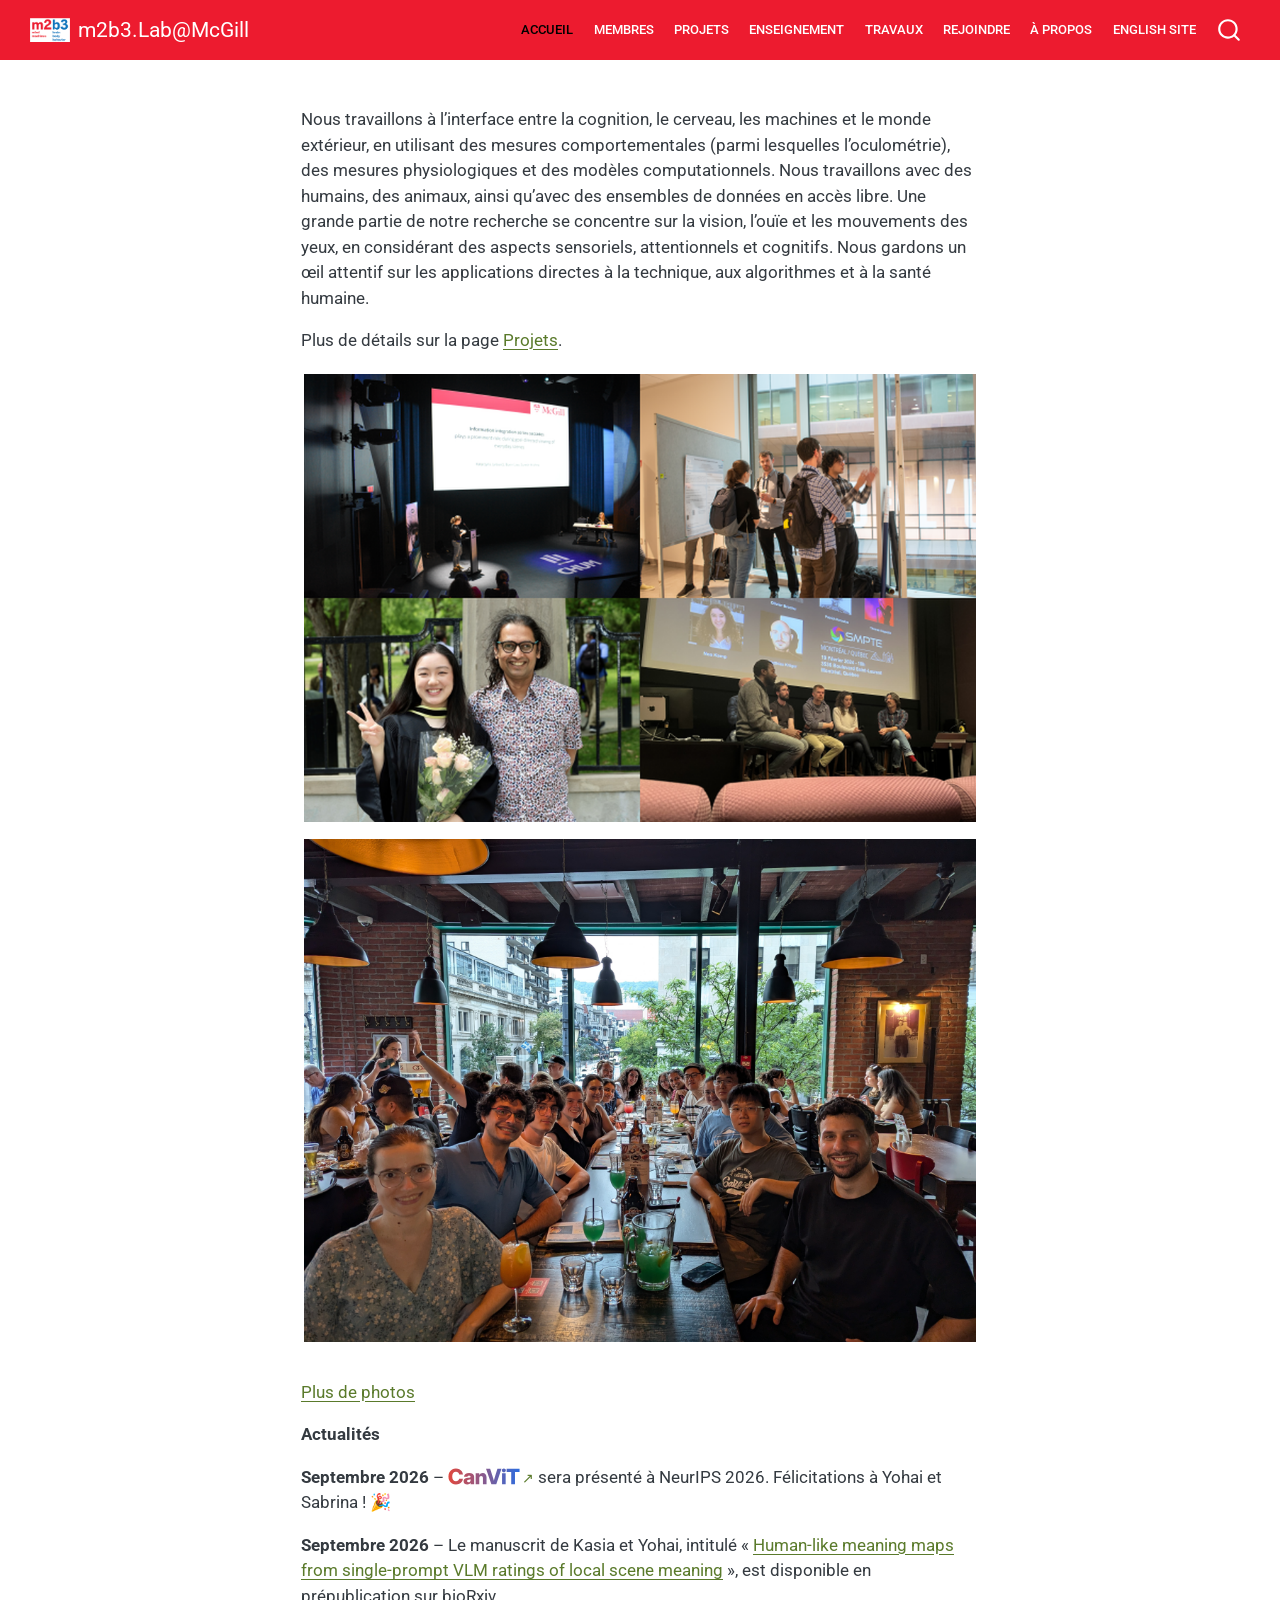
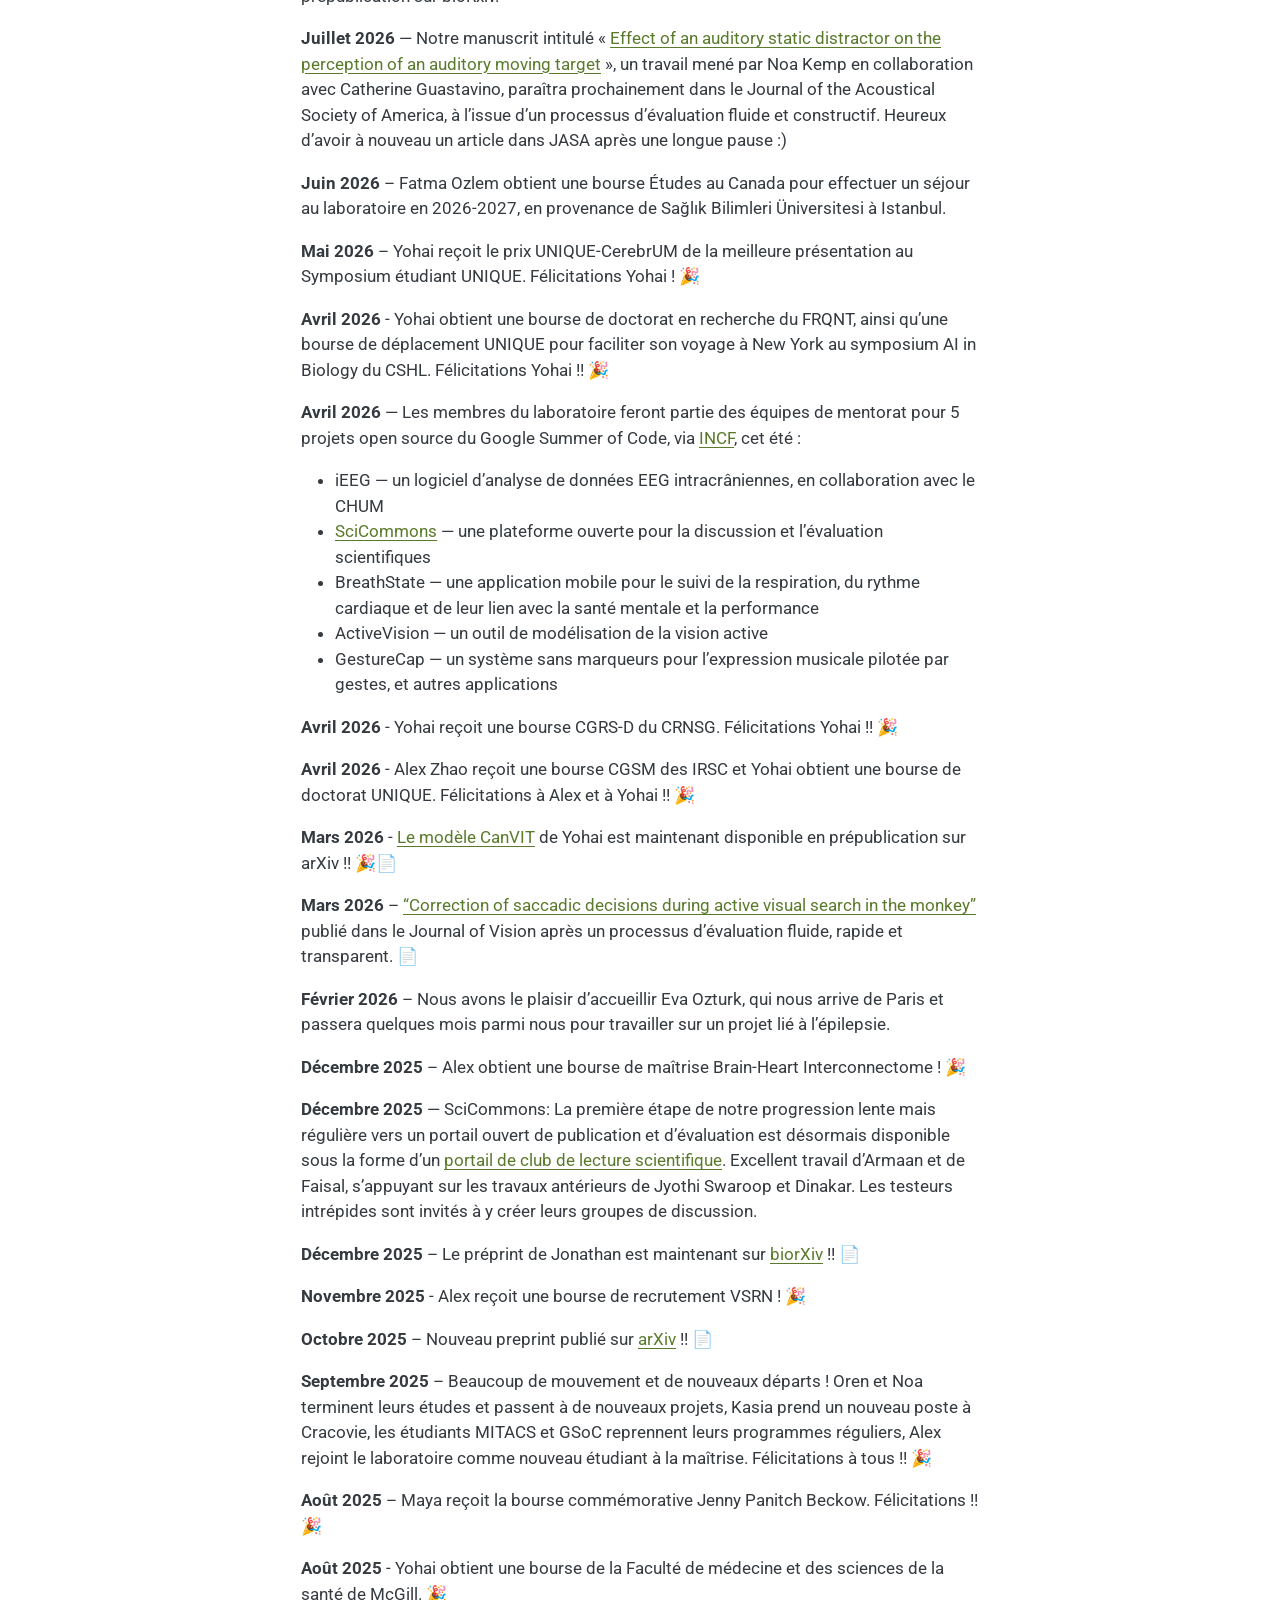
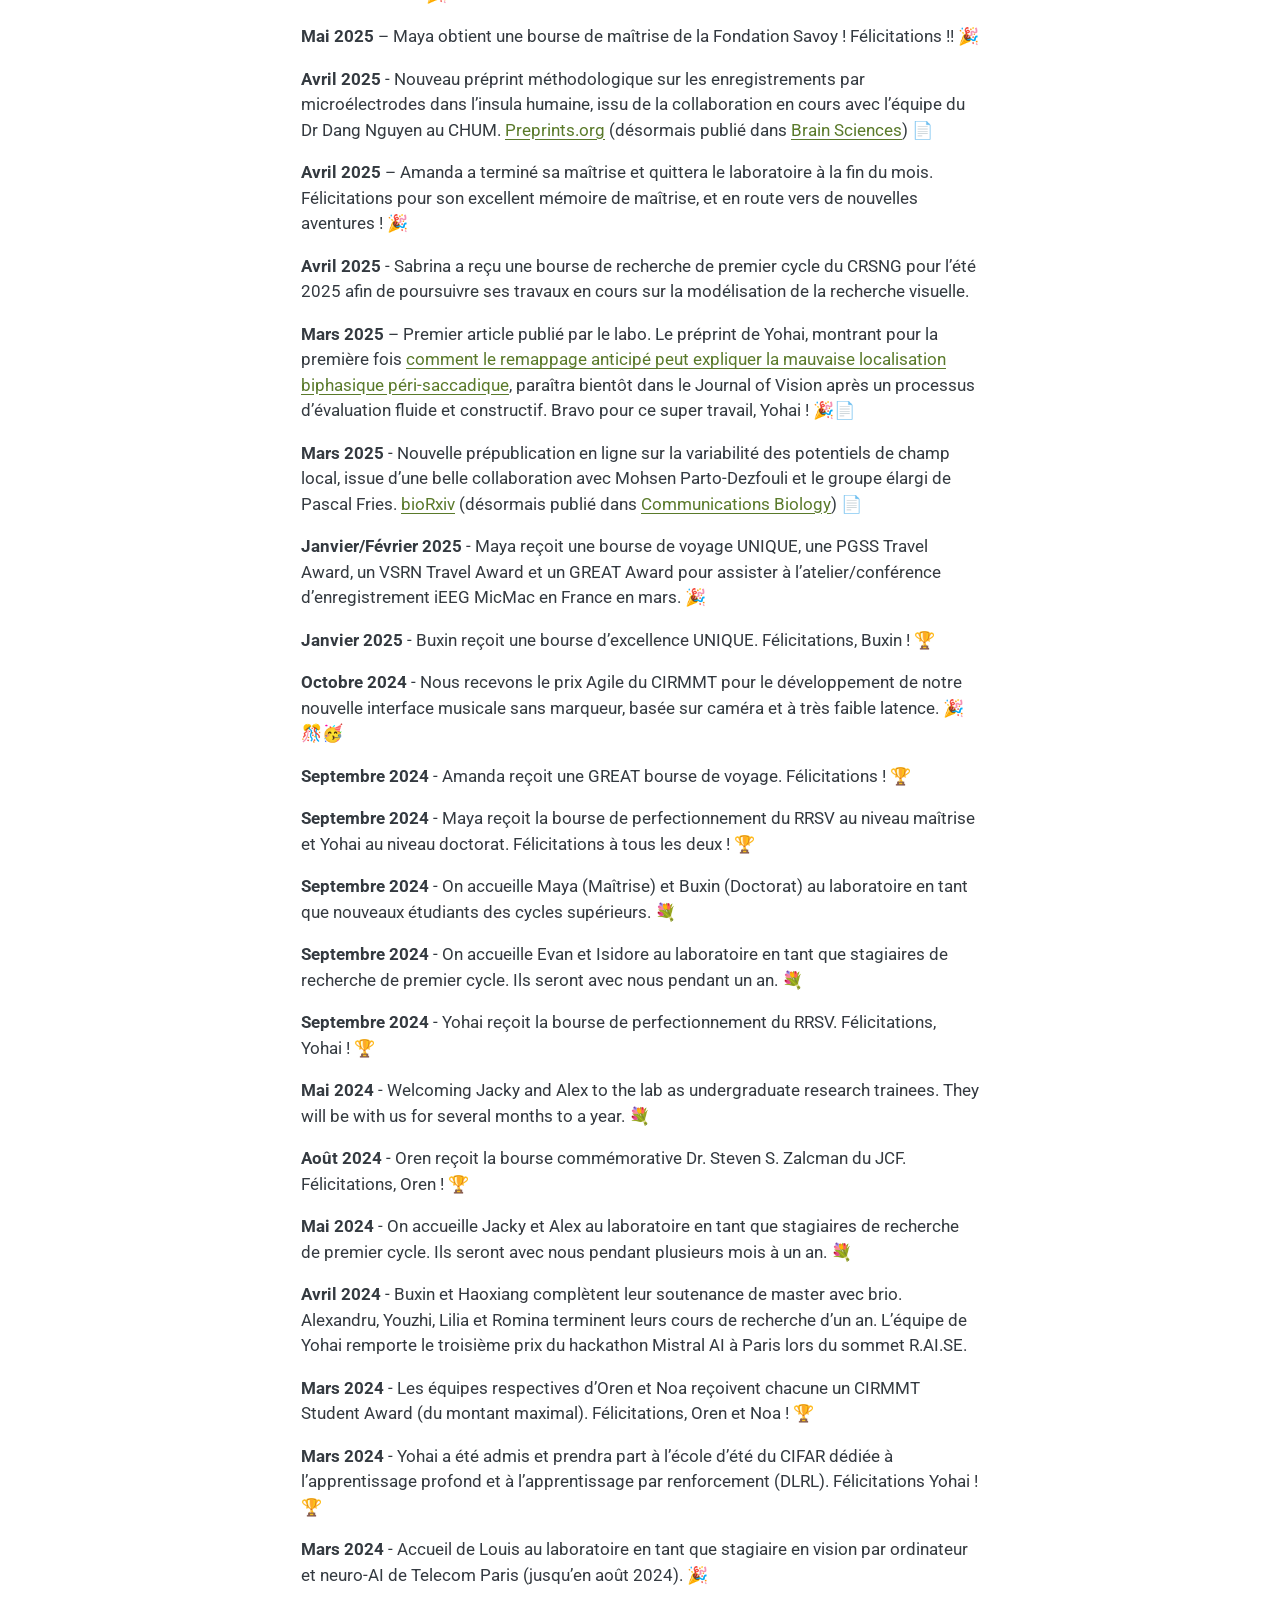
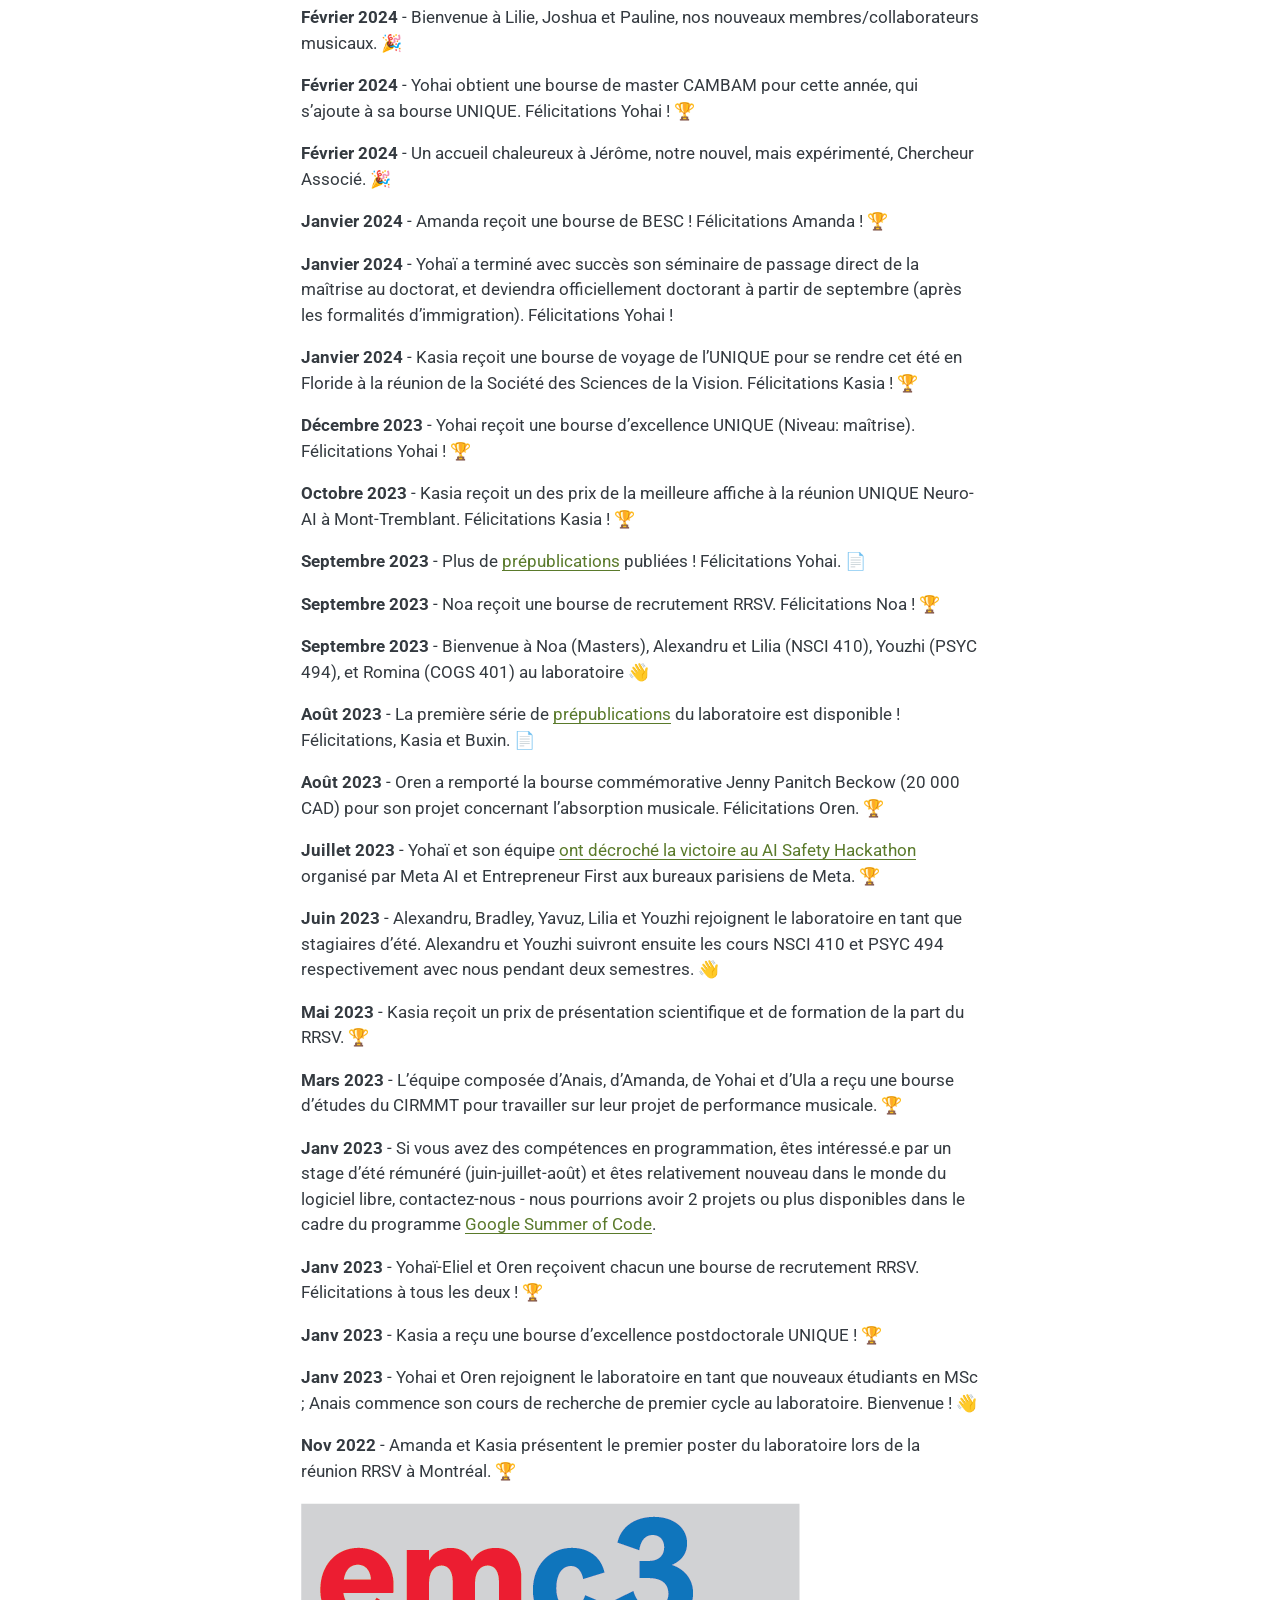
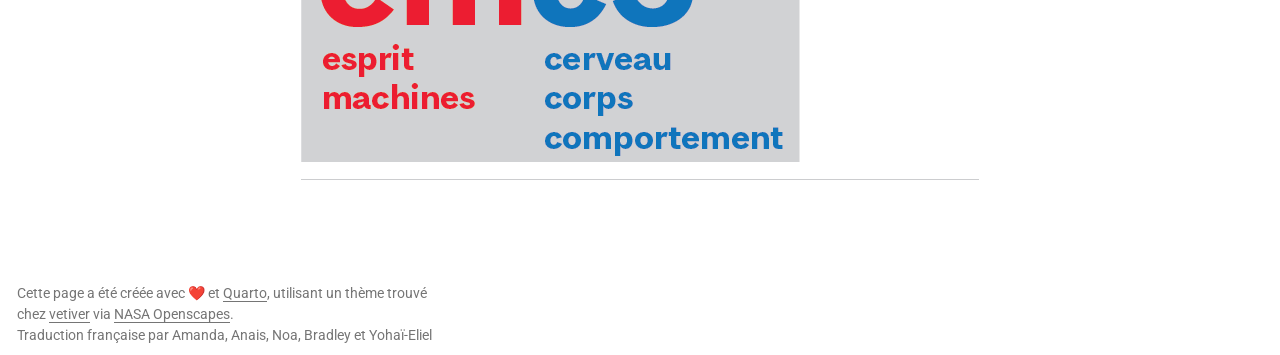
<file: docs/index.html>
<!DOCTYPE html>
<html xmlns="http://www.w3.org/1999/xhtml" lang="fr" xml:lang="fr"><head>

<meta charset="utf-8">
<meta name="generator" content="quarto-1.8.27">

<meta name="viewport" content="width=device-width, initial-scale=1.0, user-scalable=yes">


<title>m2b3.Lab@McGill</title>
<style>
code{white-space: pre-wrap;}
span.smallcaps{font-variant: small-caps;}
div.columns{display: flex; gap: min(4vw, 1.5em);}
div.column{flex: auto; overflow-x: auto;}
div.hanging-indent{margin-left: 1.5em; text-indent: -1.5em;}
ul.task-list{list-style: none;}
ul.task-list li input[type="checkbox"] {
  width: 0.8em;
  margin: 0 0.8em 0.2em -1em; /* quarto-specific, see https://github.com/quarto-dev/quarto-cli/issues/4556 */ 
  vertical-align: middle;
}
</style>


<script src="site_libs/quarto-nav/quarto-nav.js"></script>
<script src="site_libs/quarto-nav/headroom.min.js"></script>
<script src="site_libs/clipboard/clipboard.min.js"></script>
<script src="site_libs/quarto-search/autocomplete.umd.js"></script>
<script src="site_libs/quarto-search/fuse.min.js"></script>
<script src="site_libs/quarto-search/quarto-search.js"></script>
<meta name="quarto:offset" content="./">
<link href="./images/m2b3sq_favicon.png" rel="icon" type="image/png">
<script src="site_libs/quarto-html/quarto.js" type="module"></script>
<script src="site_libs/quarto-html/tabsets/tabsets.js" type="module"></script>
<script src="site_libs/quarto-html/axe/axe-check.js" type="module"></script>
<script src="site_libs/quarto-html/popper.min.js"></script>
<script src="site_libs/quarto-html/tippy.umd.min.js"></script>
<script src="site_libs/quarto-html/anchor.min.js"></script>
<link href="site_libs/quarto-html/tippy.css" rel="stylesheet">
<link href="site_libs/quarto-html/quarto-syntax-highlighting-ed96de9b727972fe78a7b5d16c58bf87.css" rel="stylesheet" id="quarto-text-highlighting-styles">
<script src="site_libs/bootstrap/bootstrap.min.js"></script>
<link href="site_libs/bootstrap/bootstrap-icons.css" rel="stylesheet">
<link href="site_libs/bootstrap/bootstrap-b197fa680512e054cc4f9c16efbc6578.min.css" rel="stylesheet" append-hash="true" id="quarto-bootstrap" data-mode="light">
<script id="quarto-search-options" type="application/json">{
  "location": "navbar",
  "copy-button": false,
  "collapse-after": 3,
  "panel-placement": "end",
  "type": "overlay",
  "limit": 50,
  "keyboard-shortcut": [
    "f",
    "/",
    "s"
  ],
  "show-item-context": false,
  "language": {
    "search-no-results-text": "Pas de résultats",
    "search-matching-documents-text": "documents trouvés",
    "search-copy-link-title": "Copier le lien vers la recherche",
    "search-hide-matches-text": "Cacher les correspondances additionnelles",
    "search-more-match-text": "correspondance de plus dans ce document",
    "search-more-matches-text": "correspondances de plus dans ce document",
    "search-clear-button-title": "Effacer",
    "search-text-placeholder": "",
    "search-detached-cancel-button-title": "Annuler",
    "search-submit-button-title": "Envoyer",
    "search-label": "Recherche"
  }
}</script>


<link rel="stylesheet" href="styles.css">
</head>

<body class="floating nav-fixed quarto-light">

<div id="quarto-search-results"></div>
  <header id="quarto-header" class="headroom fixed-top">
    <nav class="navbar navbar-expand-lg " data-bs-theme="dark">
      <div class="navbar-container container-fluid">
      <div class="navbar-brand-container mx-auto">
    <a href="./index.html" class="navbar-brand navbar-brand-logo">
    <img src="./images/m2b3_white.png" alt="Lab logo" class="navbar-logo light-content">
    <img src="./images/m2b3_white.png" alt="Lab logo" class="navbar-logo dark-content">
    </a>
    <a class="navbar-brand" href="./index.html">
    <span class="navbar-title">m2b3.Lab@McGill</span>
    </a>
  </div>
            <div id="quarto-search" class="" title="Recherche"></div>
          <button class="navbar-toggler" type="button" data-bs-toggle="collapse" data-bs-target="#navbarCollapse" aria-controls="navbarCollapse" role="menu" aria-expanded="false" aria-label="Basculer la navigation" onclick="if (window.quartoToggleHeadroom) { window.quartoToggleHeadroom(); }">
  <span class="navbar-toggler-icon"></span>
</button>
          <div class="collapse navbar-collapse" id="navbarCollapse">
            <ul class="navbar-nav navbar-nav-scroll ms-auto">
  <li class="nav-item">
    <a class="nav-link active" href="./index.html" aria-current="page"> 
<span class="menu-text">Accueil</span></a>
  </li>  
  <li class="nav-item">
    <a class="nav-link" href="./members.html"> 
<span class="menu-text">Membres</span></a>
  </li>  
  <li class="nav-item">
    <a class="nav-link" href="./projects.html"> 
<span class="menu-text">Projets</span></a>
  </li>  
  <li class="nav-item">
    <a class="nav-link" href="./teaching.html"> 
<span class="menu-text">Enseignement</span></a>
  </li>  
  <li class="nav-item">
    <a class="nav-link" href="./output.html"> 
<span class="menu-text">Travaux</span></a>
  </li>  
  <li class="nav-item">
    <a class="nav-link" href="./join.html"> 
<span class="menu-text">Rejoindre</span></a>
  </li>  
  <li class="nav-item">
    <a class="nav-link" href="./locate.html"> 
<span class="menu-text">À propos</span></a>
  </li>  
  <li class="nav-item">
    <a class="nav-link" href="https://m2b3.github.io"> 
<span class="menu-text">English site</span></a>
  </li>  
</ul>
          </div> <!-- /navcollapse -->
            <div class="quarto-navbar-tools">
</div>
      </div> <!-- /container-fluid -->
    </nav>
</header>
<!-- content -->
<div id="quarto-content" class="quarto-container page-columns page-rows-contents page-layout-article page-navbar">
<!-- sidebar -->
  <nav id="quarto-sidebar" class="sidebar collapse collapse-horizontal quarto-sidebar-collapse-item sidebar-navigation floating overflow-auto">
    
</nav>
<div id="quarto-sidebar-glass" class="quarto-sidebar-collapse-item" data-bs-toggle="collapse" data-bs-target=".quarto-sidebar-collapse-item"></div>
<!-- margin-sidebar -->
    <div id="quarto-margin-sidebar" class="sidebar margin-sidebar zindex-bottom">
    </div>
<!-- main -->
<main class="content" id="quarto-document-content"><header id="title-block-header" class="quarto-title-block"></header>




<p>Nous travaillons à l’interface entre la cognition, le cerveau, les machines et le monde extérieur, en utilisant des mesures comportementales (parmi lesquelles l’oculométrie), des mesures physiologiques et des modèles computationnels. Nous travaillons avec des humains, des animaux, ainsi qu’avec des ensembles de données en accès libre. Une grande partie de notre recherche se concentre sur la vision, l’ouïe et les mouvements des yeux, en considérant des aspects sensoriels, attentionnels et cognitifs. Nous gardons un œil attentif sur les applications directes à la technique, aux algorithmes et à la santé humaine.</p>
<p>Plus de détails sur la page <a href="./projects.html">Projets</a>.</p>
<div class="quarto-layout-panel" data-layout-nrow="2">
<div class="quarto-layout-row">
<div class="quarto-layout-cell" style="flex-basis: 100.0%;justify-content: flex-start;">
<p><a href="./members.html"><img src="images/pres1234b.png" class="img-fluid quarto-figure quarto-figure-left" alt="Lab Photo"></a> <a href="./members.html"><img src="images/3brassAug2024.png" class="img-fluid quarto-figure quarto-figure-left" alt="Lab Photo"></a></p>
</div>
</div>
</div>
<p><a href="https://m2b3.github.io/members.html#us">Plus de photos</a></p>
<!-- to make a contact sheet, set boundaries in irfanview thumbnails -->
<p><strong>Actualités</strong></p>
<p><strong>Septembre 2026</strong> – <a href="https://m2b3.github.io/CanViT/" class="canvit-logo-link" title="Page du projet CanViT"><img src="images/canvit-wordmark.svg" class="img-fluid" style="display: inline; height: 1em; width: auto; vertical-align: -0.1em;" alt="CanViT"></a><a href="https://m2b3.github.io/CanViT/" class="canvit-cue" aria-label="Page du projet CanViT" title="Page du projet CanViT">↗</a> sera présenté à NeurIPS 2026. Félicitations à Yohai et Sabrina ! 🎉</p>
<p><strong>Septembre 2026</strong> – Le manuscrit de Kasia et Yohai, intitulé « <a href="https://www.biorxiv.org/content/10.64898/2026.08.30.748100v1">Human-like meaning maps from single-prompt VLM ratings of local scene meaning</a> », est disponible en prépublication sur bioRxiv.</p>
<p><strong>Juillet 2026</strong> — Notre manuscrit intitulé « <a href="https://arxiv.org/abs/2510.25119">Effect of an auditory static distractor on the perception of an auditory moving target</a> », un travail mené par Noa Kemp en collaboration avec Catherine Guastavino, paraîtra prochainement dans le Journal of the Acoustical Society of America, à l’issue d’un processus d’évaluation fluide et constructif. Heureux d’avoir à nouveau un article dans JASA après une longue pause :)</p>
<p><strong>Juin 2026</strong> – Fatma Ozlem obtient une bourse Études au Canada pour effectuer un séjour au laboratoire en 2026-2027, en provenance de Sağlık Bilimleri Üniversitesi à Istanbul.</p>
<p><strong>Mai 2026</strong> – Yohai reçoit le prix UNIQUE-CerebrUM de la meilleure présentation au Symposium étudiant UNIQUE. Félicitations Yohai ! 🎉</p>
<p><strong>Avril 2026</strong> - Yohai obtient une bourse de doctorat en recherche du FRQNT, ainsi qu’une bourse de déplacement UNIQUE pour faciliter son voyage à New York au symposium AI in Biology du CSHL. Félicitations Yohai !! 🎉</p>
<p><strong>Avril 2026</strong> — Les membres du laboratoire feront partie des équipes de mentorat pour 5 projets open source du Google Summer of Code, via <a href="https://www.incf.org/">INCF</a>, cet été :</p>
<ul>
<li>iEEG — un logiciel d’analyse de données EEG intracrâniennes, en collaboration avec le CHUM</li>
<li><a href="https://alphatest.scicommons.org">SciCommons</a> — une plateforme ouverte pour la discussion et l’évaluation scientifiques</li>
<li>BreathState — une application mobile pour le suivi de la respiration, du rythme cardiaque et de leur lien avec la santé mentale et la performance</li>
<li>ActiveVision — un outil de modélisation de la vision active</li>
<li>GestureCap — un système sans marqueurs pour l’expression musicale pilotée par gestes, et autres applications</li>
</ul>
<p><strong>Avril 2026</strong> - Yohai reçoit une bourse CGRS-D du CRNSG. Félicitations Yohai !! 🎉</p>
<p><strong>Avril 2026</strong> - Alex Zhao reçoit une bourse CGSM des IRSC et Yohai obtient une bourse de doctorat UNIQUE. Félicitations à Alex et à Yohai !! 🎉</p>
<p><strong>Mars 2026</strong> - <a href="https://arxiv.org/abs/2603.22570">Le modèle CanVIT</a> de Yohai est maintenant disponible en prépublication sur arXiv !! 🎉📄</p>
<p><strong>Mars 2026</strong> – <a href="https://jov.arvojournals.org/article.aspx?articleid=2811630">“Correction of saccadic decisions during active visual search in the monkey”</a> publié dans le Journal of Vision après un processus d’évaluation fluide, rapide et transparent. 📄</p>
<p><strong>Février 2026</strong> – Nous avons le plaisir d’accueillir Eva Ozturk, qui nous arrive de Paris et passera quelques mois parmi nous pour travailler sur un projet lié à l’épilepsie.</p>
<p><strong>Décembre 2025</strong> – Alex obtient une bourse de maîtrise Brain-Heart Interconnectome ! 🎉</p>
<p><strong>Décembre 2025</strong> — SciCommons: La première étape de notre progression lente mais régulière vers un portail ouvert de publication et d’évaluation est désormais disponible sous la forme d’un <a href="https://alphatest.scicommons.org">portail de club de lecture scientifique</a>. Excellent travail d’Armaan et de Faisal, s’appuyant sur les travaux antérieurs de Jyothi Swaroop et Dinakar. Les testeurs intrépides sont invités à y créer leurs groupes de discussion.</p>
<p><strong>Décembre 2025</strong> – Le préprint de Jonathan est maintenant sur <a href="https://www.biorxiv.org/content/10.1101/2025.11.26.690332v1">biorXiv</a> !! 📄</p>
<p><strong>Novembre 2025</strong> - Alex reçoit une bourse de recrutement VSRN ! 🎉</p>
<p><strong>Octobre 2025</strong> – Nouveau preprint publié sur <a href="https://arxiv.org/abs/2510.25119">arXiv</a> !! 📄</p>
<p><strong>Septembre 2025</strong> – Beaucoup de mouvement et de nouveaux départs ! Oren et Noa terminent leurs études et passent à de nouveaux projets, Kasia prend un nouveau poste à Cracovie, les étudiants MITACS et GSoC reprennent leurs programmes réguliers, Alex rejoint le laboratoire comme nouveau étudiant à la maîtrise. Félicitations à tous !! 🎉</p>
<p><strong>Août 2025</strong> – Maya reçoit la bourse commémorative Jenny Panitch Beckow. Félicitations !! 🎉</p>
<p><strong>Août 2025</strong> - Yohai obtient une bourse de la Faculté de médecine et des sciences de la santé de McGill. 🎉</p>
<p><strong>Mai 2025</strong> – Maya obtient une bourse de maîtrise de la Fondation Savoy ! Félicitations !! 🎉</p>
<p><strong>Avril 2025</strong> - Nouveau préprint méthodologique sur les enregistrements par microélectrodes dans l’insula humaine, issu de la collaboration en cours avec l’équipe du Dr Dang Nguyen au CHUM. <a href="https://www.preprints.org/manuscript/202504.1279/v1">Preprints.org</a> (désormais publié dans <a href="https://www.mdpi.com/2076-3425/15/6/550">Brain Sciences</a>) 📄</p>
<p><strong>Avril 2025</strong> – Amanda a terminé sa maîtrise et quittera le laboratoire à la fin du mois. Félicitations pour son excellent mémoire de maîtrise, et en route vers de nouvelles aventures ! 🎉</p>
<p><strong>Avril 2025</strong> - Sabrina a reçu une bourse de recherche de premier cycle du CRSNG pour l’été 2025 afin de poursuivre ses travaux en cours sur la modélisation de la recherche visuelle.</p>
<p><strong>Mars 2025</strong> – Premier article publié par le labo. Le préprint de Yohai, montrant pour la première fois <a href="https://doi.org/10.1167/jov.25.7.4">comment le remappage anticipé peut expliquer la mauvaise localisation biphasique péri-saccadique</a>, paraîtra bientôt dans le Journal of Vision après un processus d’évaluation fluide et constructif. Bravo pour ce super travail, Yohai ! 🎉📄</p>
<p><strong>Mars 2025</strong> - Nouvelle prépublication en ligne sur la variabilité des potentiels de champ local, issue d’une belle collaboration avec Mohsen Parto-Dezfouli et le groupe élargi de Pascal Fries. <a href="https://www.biorxiv.org/content/10.1101/2025.03.27.645661v1">bioRxiv</a> (désormais publié dans <a href="https://www.nature.com/articles/s42003-026-10881-x">Communications Biology</a>) 📄</p>
<p><strong>Janvier/Février 2025</strong> - Maya reçoit une bourse de voyage UNIQUE, une PGSS Travel Award, un VSRN Travel Award et un GREAT Award pour assister à l’atelier/conférence d’enregistrement iEEG MicMac en France en mars. 🎉</p>
<p><strong>Janvier 2025</strong> - Buxin reçoit une bourse d’excellence UNIQUE. Félicitations, Buxin ! 🏆</p>
<p><strong>Octobre 2024</strong> - Nous recevons le prix Agile du CIRMMT pour le développement de notre nouvelle interface musicale sans marqueur, basée sur caméra et à très faible latence. 🎉🎊🥳</p>
<p><strong>Septembre 2024</strong> - Amanda reçoit une GREAT bourse de voyage. Félicitations ! 🏆</p>
<p><strong>Septembre 2024</strong> - Maya reçoit la bourse de perfectionnement du RRSV au niveau maîtrise et Yohai au niveau doctorat. Félicitations à tous les deux ! 🏆</p>
<p><strong>Septembre 2024</strong> - On accueille Maya (Maîtrise) et Buxin (Doctorat) au laboratoire en tant que nouveaux étudiants des cycles supérieurs. 💐</p>
<p><strong>Septembre 2024</strong> - On accueille Evan et Isidore au laboratoire en tant que stagiaires de recherche de premier cycle. Ils seront avec nous pendant un an. 💐</p>
<p><strong>Septembre 2024</strong> - Yohai reçoit la bourse de perfectionnement du RRSV. Félicitations, Yohai ! 🏆</p>
<p><strong>Mai 2024</strong> - Welcoming Jacky and Alex to the lab as undergraduate research trainees. They will be with us for several months to a year. 💐</p>
<p><strong>Août 2024</strong> - Oren reçoit la bourse commémorative Dr.&nbsp;Steven S. Zalcman du JCF. Félicitations, Oren ! 🏆</p>
<p><strong>Mai 2024</strong> - On accueille Jacky et Alex au laboratoire en tant que stagiaires de recherche de premier cycle. Ils seront avec nous pendant plusieurs mois à un an. 💐</p>
<p><strong>Avril 2024</strong> - Buxin et Haoxiang complètent leur soutenance de master avec brio. Alexandru, Youzhi, Lilia et Romina terminent leurs cours de recherche d’un an. L’équipe de Yohai remporte le troisième prix du hackathon Mistral AI à Paris lors du sommet R.AI.SE.</p>
<p><strong>Mars 2024</strong> - Les équipes respectives d’Oren et Noa reçoivent chacune un CIRMMT Student Award (du montant maximal). Félicitations, Oren et Noa ! 🏆</p>
<p><strong>Mars 2024</strong> - Yohai a été admis et prendra part à l’école d’été du CIFAR dédiée à l’apprentissage profond et à l’apprentissage par renforcement (DLRL). Félicitations Yohai ! 🏆</p>
<p><strong>Mars 2024</strong> - Accueil de Louis au laboratoire en tant que stagiaire en vision par ordinateur et neuro-AI de Telecom Paris (jusqu’en août 2024). <span class="emoji" data-emoji="tada">🎉</span></p>
<p><strong>Février 2024</strong> - Bienvenue à Lilie, Joshua et Pauline, nos nouveaux membres/collaborateurs musicaux. <span class="emoji" data-emoji="tada">🎉</span></p>
<p><strong>Février 2024</strong> - Yohai obtient une bourse de master CAMBAM pour cette année, qui s’ajoute à sa bourse UNIQUE. Félicitations Yohai ! 🏆</p>
<p><strong>Février 2024</strong> - Un accueil chaleureux à Jérôme, notre nouvel, mais expérimenté, Chercheur Associé. <span class="emoji" data-emoji="tada">🎉</span></p>
<p><strong>Janvier 2024</strong> - Amanda reçoit une bourse de BESC ! Félicitations Amanda ! 🏆</p>
<p><strong>Janvier 2024</strong> - Yohaï a terminé avec succès son séminaire de passage direct de la maîtrise au doctorat, et deviendra officiellement doctorant à partir de septembre (après les formalités d’immigration). Félicitations Yohai !</p>
<p><strong>Janvier 2024</strong> - Kasia reçoit une bourse de voyage de l’UNIQUE pour se rendre cet été en Floride à la réunion de la Société des Sciences de la Vision. Félicitations Kasia ! 🏆</p>
<p><strong>Décembre 2023</strong> - Yohai reçoit une bourse d’excellence UNIQUE (Niveau: maîtrise). Félicitations Yohai ! 🏆</p>
<p><strong>Octobre 2023</strong> - Kasia reçoit un des prix de la meilleure affiche à la réunion UNIQUE Neuro-AI à Mont-Tremblant. Félicitations Kasia ! 🏆</p>
<p><strong>Septembre 2023</strong> - Plus de <a href="./output.html">prépublications</a> publiées ! Félicitations Yohai. 📄</p>
<p><strong>Septembre 2023</strong> - Noa reçoit une bourse de recrutement RRSV. Félicitations Noa ! 🏆</p>
<p><strong>Septembre 2023</strong> - Bienvenue à Noa (Masters), Alexandru et Lilia (NSCI 410), Youzhi (PSYC 494), et Romina (COGS 401) au laboratoire <span class="emoji" data-emoji="wave">👋</span></p>
<p><strong>Août 2023</strong> - La première série de <a href="./output.html">prépublications</a> du laboratoire est disponible ! Félicitations, Kasia et Buxin. 📄</p>
<p><strong>Août 2023</strong> - Oren a remporté la bourse commémorative Jenny Panitch Beckow (20 000 CAD) pour son projet concernant l’absorption musicale. Félicitations Oren. 🏆</p>
<p><strong>Juillet 2023</strong> - Yohaï et son équipe <a href="https://www.linkedin.com/posts/entrepreneur-first_last-night-marked-the-conclusion-of-our-ai-activity-7084967819297087488-b-DN?utm_source=share&amp;utm_medium=member_desktop">ont décroché la victoire au AI Safety Hackathon</a> organisé par Meta AI et Entrepreneur First aux bureaux parisiens de Meta. 🏆</p>
<p><strong>Juin 2023</strong> - Alexandru, Bradley, Yavuz, Lilia et Youzhi rejoignent le laboratoire en tant que stagiaires d’été. Alexandru et Youzhi suivront ensuite les cours NSCI 410 et PSYC 494 respectivement avec nous pendant deux semestres. <span class="emoji" data-emoji="wave">👋</span></p>
<p><strong>Mai 2023</strong> - Kasia reçoit un prix de présentation scientifique et de formation de la part du RRSV. 🏆</p>
<p><strong>Mars 2023</strong> - L’équipe composée d’Anais, d’Amanda, de Yohai et d’Ula a reçu une bourse d’études du CIRMMT pour travailler sur leur projet de performance musicale. 🏆</p>
<p><strong>Janv 2023</strong> - Si vous avez des compétences en programmation, êtes intéressé.e par un stage d’été rémunéré (juin-juillet-août) et êtes relativement nouveau dans le monde du logiciel libre, contactez-nous - nous pourrions avoir 2 projets ou plus disponibles dans le cadre du programme <a href="./projects.html" id="google-summer-of-code-2023">Google Summer of Code</a>.</p>
<p><strong>Janv 2023</strong> - Yohaï-Eliel et Oren reçoivent chacun une bourse de recrutement RRSV. Félicitations à tous les deux ! 🏆</p>
<p><strong>Janv 2023</strong> - Kasia a reçu une bourse d’excellence postdoctorale UNIQUE ! 🏆</p>
<p><strong>Janv 2023</strong> - Yohai et Oren rejoignent le laboratoire en tant que nouveaux étudiants en MSc ; Anais commence son cours de recherche de premier cycle au laboratoire. Bienvenue ! <span class="emoji" data-emoji="wave">👋</span></p>
<p><strong>Nov 2022</strong> - Amanda et Kasia présentent le premier poster du laboratoire lors de la réunion RRSV à Montréal. 🏆</p>
<p><img src="images/emc3_grey.png" class="img-fluid" alt="Logo du laboratoire"></p>
<hr>



</main> <!-- /main -->
<script id="quarto-html-after-body" type="application/javascript">
  window.document.addEventListener("DOMContentLoaded", function (event) {
    const icon = "";
    const anchorJS = new window.AnchorJS();
    anchorJS.options = {
      placement: 'right',
      icon: icon
    };
    anchorJS.add('.anchored');
    const isCodeAnnotation = (el) => {
      for (const clz of el.classList) {
        if (clz.startsWith('code-annotation-')) {                     
          return true;
        }
      }
      return false;
    }
    const onCopySuccess = function(e) {
      // button target
      const button = e.trigger;
      // don't keep focus
      button.blur();
      // flash "checked"
      button.classList.add('code-copy-button-checked');
      var currentTitle = button.getAttribute("title");
      button.setAttribute("title", "Copié");
      let tooltip;
      if (window.bootstrap) {
        button.setAttribute("data-bs-toggle", "tooltip");
        button.setAttribute("data-bs-placement", "left");
        button.setAttribute("data-bs-title", "Copié");
        tooltip = new bootstrap.Tooltip(button, 
          { trigger: "manual", 
            customClass: "code-copy-button-tooltip",
            offset: [0, -8]});
        tooltip.show();    
      }
      setTimeout(function() {
        if (tooltip) {
          tooltip.hide();
          button.removeAttribute("data-bs-title");
          button.removeAttribute("data-bs-toggle");
          button.removeAttribute("data-bs-placement");
        }
        button.setAttribute("title", currentTitle);
        button.classList.remove('code-copy-button-checked');
      }, 1000);
      // clear code selection
      e.clearSelection();
    }
    const getTextToCopy = function(trigger) {
      const outerScaffold = trigger.parentElement.cloneNode(true);
      const codeEl = outerScaffold.querySelector('code');
      for (const childEl of codeEl.children) {
        if (isCodeAnnotation(childEl)) {
          childEl.remove();
        }
      }
      return codeEl.innerText;
    }
    const clipboard = new window.ClipboardJS('.code-copy-button:not([data-in-quarto-modal])', {
      text: getTextToCopy
    });
    clipboard.on('success', onCopySuccess);
    if (window.document.getElementById('quarto-embedded-source-code-modal')) {
      const clipboardModal = new window.ClipboardJS('.code-copy-button[data-in-quarto-modal]', {
        text: getTextToCopy,
        container: window.document.getElementById('quarto-embedded-source-code-modal')
      });
      clipboardModal.on('success', onCopySuccess);
    }
      var localhostRegex = new RegExp(/^(?:http|https):\/\/localhost\:?[0-9]*\//);
      var mailtoRegex = new RegExp(/^mailto:/);
        var filterRegex = new RegExp("https:\/\/m2b3\.github\.io\/fr");
      var isInternal = (href) => {
          return filterRegex.test(href) || localhostRegex.test(href) || mailtoRegex.test(href);
      }
      // Inspect non-navigation links and adorn them if external
     var links = window.document.querySelectorAll('a[href]:not(.nav-link):not(.navbar-brand):not(.toc-action):not(.sidebar-link):not(.sidebar-item-toggle):not(.pagination-link):not(.no-external):not([aria-hidden]):not(.dropdown-item):not(.quarto-navigation-tool):not(.about-link)');
      for (var i=0; i<links.length; i++) {
        const link = links[i];
        if (!isInternal(link.href)) {
          // undo the damage that might have been done by quarto-nav.js in the case of
          // links that we want to consider external
          if (link.dataset.originalHref !== undefined) {
            link.href = link.dataset.originalHref;
          }
        }
      }
    function tippyHover(el, contentFn, onTriggerFn, onUntriggerFn) {
      const config = {
        allowHTML: true,
        maxWidth: 500,
        delay: 100,
        arrow: false,
        appendTo: function(el) {
            return el.parentElement;
        },
        interactive: true,
        interactiveBorder: 10,
        theme: 'quarto',
        placement: 'bottom-start',
      };
      if (contentFn) {
        config.content = contentFn;
      }
      if (onTriggerFn) {
        config.onTrigger = onTriggerFn;
      }
      if (onUntriggerFn) {
        config.onUntrigger = onUntriggerFn;
      }
      window.tippy(el, config); 
    }
    const noterefs = window.document.querySelectorAll('a[role="doc-noteref"]');
    for (var i=0; i<noterefs.length; i++) {
      const ref = noterefs[i];
      tippyHover(ref, function() {
        // use id or data attribute instead here
        let href = ref.getAttribute('data-footnote-href') || ref.getAttribute('href');
        try { href = new URL(href).hash; } catch {}
        const id = href.replace(/^#\/?/, "");
        const note = window.document.getElementById(id);
        if (note) {
          return note.innerHTML;
        } else {
          return "";
        }
      });
    }
    const xrefs = window.document.querySelectorAll('a.quarto-xref');
    const processXRef = (id, note) => {
      // Strip column container classes
      const stripColumnClz = (el) => {
        el.classList.remove("page-full", "page-columns");
        if (el.children) {
          for (const child of el.children) {
            stripColumnClz(child);
          }
        }
      }
      stripColumnClz(note)
      if (id === null || id.startsWith('sec-')) {
        // Special case sections, only their first couple elements
        const container = document.createElement("div");
        if (note.children && note.children.length > 2) {
          container.appendChild(note.children[0].cloneNode(true));
          for (let i = 1; i < note.children.length; i++) {
            const child = note.children[i];
            if (child.tagName === "P" && child.innerText === "") {
              continue;
            } else {
              container.appendChild(child.cloneNode(true));
              break;
            }
          }
          if (window.Quarto?.typesetMath) {
            window.Quarto.typesetMath(container);
          }
          return container.innerHTML
        } else {
          if (window.Quarto?.typesetMath) {
            window.Quarto.typesetMath(note);
          }
          return note.innerHTML;
        }
      } else {
        // Remove any anchor links if they are present
        const anchorLink = note.querySelector('a.anchorjs-link');
        if (anchorLink) {
          anchorLink.remove();
        }
        if (window.Quarto?.typesetMath) {
          window.Quarto.typesetMath(note);
        }
        if (note.classList.contains("callout")) {
          return note.outerHTML;
        } else {
          return note.innerHTML;
        }
      }
    }
    for (var i=0; i<xrefs.length; i++) {
      const xref = xrefs[i];
      tippyHover(xref, undefined, function(instance) {
        instance.disable();
        let url = xref.getAttribute('href');
        let hash = undefined; 
        if (url.startsWith('#')) {
          hash = url;
        } else {
          try { hash = new URL(url).hash; } catch {}
        }
        if (hash) {
          const id = hash.replace(/^#\/?/, "");
          const note = window.document.getElementById(id);
          if (note !== null) {
            try {
              const html = processXRef(id, note.cloneNode(true));
              instance.setContent(html);
            } finally {
              instance.enable();
              instance.show();
            }
          } else {
            // See if we can fetch this
            fetch(url.split('#')[0])
            .then(res => res.text())
            .then(html => {
              const parser = new DOMParser();
              const htmlDoc = parser.parseFromString(html, "text/html");
              const note = htmlDoc.getElementById(id);
              if (note !== null) {
                const html = processXRef(id, note);
                instance.setContent(html);
              } 
            }).finally(() => {
              instance.enable();
              instance.show();
            });
          }
        } else {
          // See if we can fetch a full url (with no hash to target)
          // This is a special case and we should probably do some content thinning / targeting
          fetch(url)
          .then(res => res.text())
          .then(html => {
            const parser = new DOMParser();
            const htmlDoc = parser.parseFromString(html, "text/html");
            const note = htmlDoc.querySelector('main.content');
            if (note !== null) {
              // This should only happen for chapter cross references
              // (since there is no id in the URL)
              // remove the first header
              if (note.children.length > 0 && note.children[0].tagName === "HEADER") {
                note.children[0].remove();
              }
              const html = processXRef(null, note);
              instance.setContent(html);
            } 
          }).finally(() => {
            instance.enable();
            instance.show();
          });
        }
      }, function(instance) {
      });
    }
        let selectedAnnoteEl;
        const selectorForAnnotation = ( cell, annotation) => {
          let cellAttr = 'data-code-cell="' + cell + '"';
          let lineAttr = 'data-code-annotation="' +  annotation + '"';
          const selector = 'span[' + cellAttr + '][' + lineAttr + ']';
          return selector;
        }
        const selectCodeLines = (annoteEl) => {
          const doc = window.document;
          const targetCell = annoteEl.getAttribute("data-target-cell");
          const targetAnnotation = annoteEl.getAttribute("data-target-annotation");
          const annoteSpan = window.document.querySelector(selectorForAnnotation(targetCell, targetAnnotation));
          const lines = annoteSpan.getAttribute("data-code-lines").split(",");
          const lineIds = lines.map((line) => {
            return targetCell + "-" + line;
          })
          let top = null;
          let height = null;
          let parent = null;
          if (lineIds.length > 0) {
              //compute the position of the single el (top and bottom and make a div)
              const el = window.document.getElementById(lineIds[0]);
              top = el.offsetTop;
              height = el.offsetHeight;
              parent = el.parentElement.parentElement;
            if (lineIds.length > 1) {
              const lastEl = window.document.getElementById(lineIds[lineIds.length - 1]);
              const bottom = lastEl.offsetTop + lastEl.offsetHeight;
              height = bottom - top;
            }
            if (top !== null && height !== null && parent !== null) {
              // cook up a div (if necessary) and position it 
              let div = window.document.getElementById("code-annotation-line-highlight");
              if (div === null) {
                div = window.document.createElement("div");
                div.setAttribute("id", "code-annotation-line-highlight");
                div.style.position = 'absolute';
                parent.appendChild(div);
              }
              div.style.top = top - 2 + "px";
              div.style.height = height + 4 + "px";
              div.style.left = 0;
              let gutterDiv = window.document.getElementById("code-annotation-line-highlight-gutter");
              if (gutterDiv === null) {
                gutterDiv = window.document.createElement("div");
                gutterDiv.setAttribute("id", "code-annotation-line-highlight-gutter");
                gutterDiv.style.position = 'absolute';
                const codeCell = window.document.getElementById(targetCell);
                const gutter = codeCell.querySelector('.code-annotation-gutter');
                gutter.appendChild(gutterDiv);
              }
              gutterDiv.style.top = top - 2 + "px";
              gutterDiv.style.height = height + 4 + "px";
            }
            selectedAnnoteEl = annoteEl;
          }
        };
        const unselectCodeLines = () => {
          const elementsIds = ["code-annotation-line-highlight", "code-annotation-line-highlight-gutter"];
          elementsIds.forEach((elId) => {
            const div = window.document.getElementById(elId);
            if (div) {
              div.remove();
            }
          });
          selectedAnnoteEl = undefined;
        };
          // Handle positioning of the toggle
      window.addEventListener(
        "resize",
        throttle(() => {
          elRect = undefined;
          if (selectedAnnoteEl) {
            selectCodeLines(selectedAnnoteEl);
          }
        }, 10)
      );
      function throttle(fn, ms) {
      let throttle = false;
      let timer;
        return (...args) => {
          if(!throttle) { // first call gets through
              fn.apply(this, args);
              throttle = true;
          } else { // all the others get throttled
              if(timer) clearTimeout(timer); // cancel #2
              timer = setTimeout(() => {
                fn.apply(this, args);
                timer = throttle = false;
              }, ms);
          }
        };
      }
        // Attach click handler to the DT
        const annoteDls = window.document.querySelectorAll('dt[data-target-cell]');
        for (const annoteDlNode of annoteDls) {
          annoteDlNode.addEventListener('click', (event) => {
            const clickedEl = event.target;
            if (clickedEl !== selectedAnnoteEl) {
              unselectCodeLines();
              const activeEl = window.document.querySelector('dt[data-target-cell].code-annotation-active');
              if (activeEl) {
                activeEl.classList.remove('code-annotation-active');
              }
              selectCodeLines(clickedEl);
              clickedEl.classList.add('code-annotation-active');
            } else {
              // Unselect the line
              unselectCodeLines();
              clickedEl.classList.remove('code-annotation-active');
            }
          });
        }
    const findCites = (el) => {
      const parentEl = el.parentElement;
      if (parentEl) {
        const cites = parentEl.dataset.cites;
        if (cites) {
          return {
            el,
            cites: cites.split(' ')
          };
        } else {
          return findCites(el.parentElement)
        }
      } else {
        return undefined;
      }
    };
    var bibliorefs = window.document.querySelectorAll('a[role="doc-biblioref"]');
    for (var i=0; i<bibliorefs.length; i++) {
      const ref = bibliorefs[i];
      const citeInfo = findCites(ref);
      if (citeInfo) {
        tippyHover(citeInfo.el, function() {
          var popup = window.document.createElement('div');
          citeInfo.cites.forEach(function(cite) {
            var citeDiv = window.document.createElement('div');
            citeDiv.classList.add('hanging-indent');
            citeDiv.classList.add('csl-entry');
            var biblioDiv = window.document.getElementById('ref-' + cite);
            if (biblioDiv) {
              citeDiv.innerHTML = biblioDiv.innerHTML;
            }
            popup.appendChild(citeDiv);
          });
          return popup.innerHTML;
        });
      }
    }
  });
  </script>
</div> <!-- /content -->
<footer class="footer">
  <div class="nav-footer">
    <div class="nav-footer-left">
<p>Cette page a été créée avec ❤️ et <a href="https://quarto.org/">Quarto</a>, utilisant un thème trouvé chez <a href="https://github.com/rstudio/vetiver.rstudio.com">vetiver</a> via <a href="https://nasa-openscapes.github.io/">NASA Openscapes</a>.<br>
Traduction française par Amanda, Anais, Noa, Bradley et Yohaï-Eliel</p>
</div>   
    <div class="nav-footer-center">
      &nbsp;
    </div>
    <div class="nav-footer-right">
      &nbsp;
    </div>
  </div>
</footer>




</body></html>
</file>
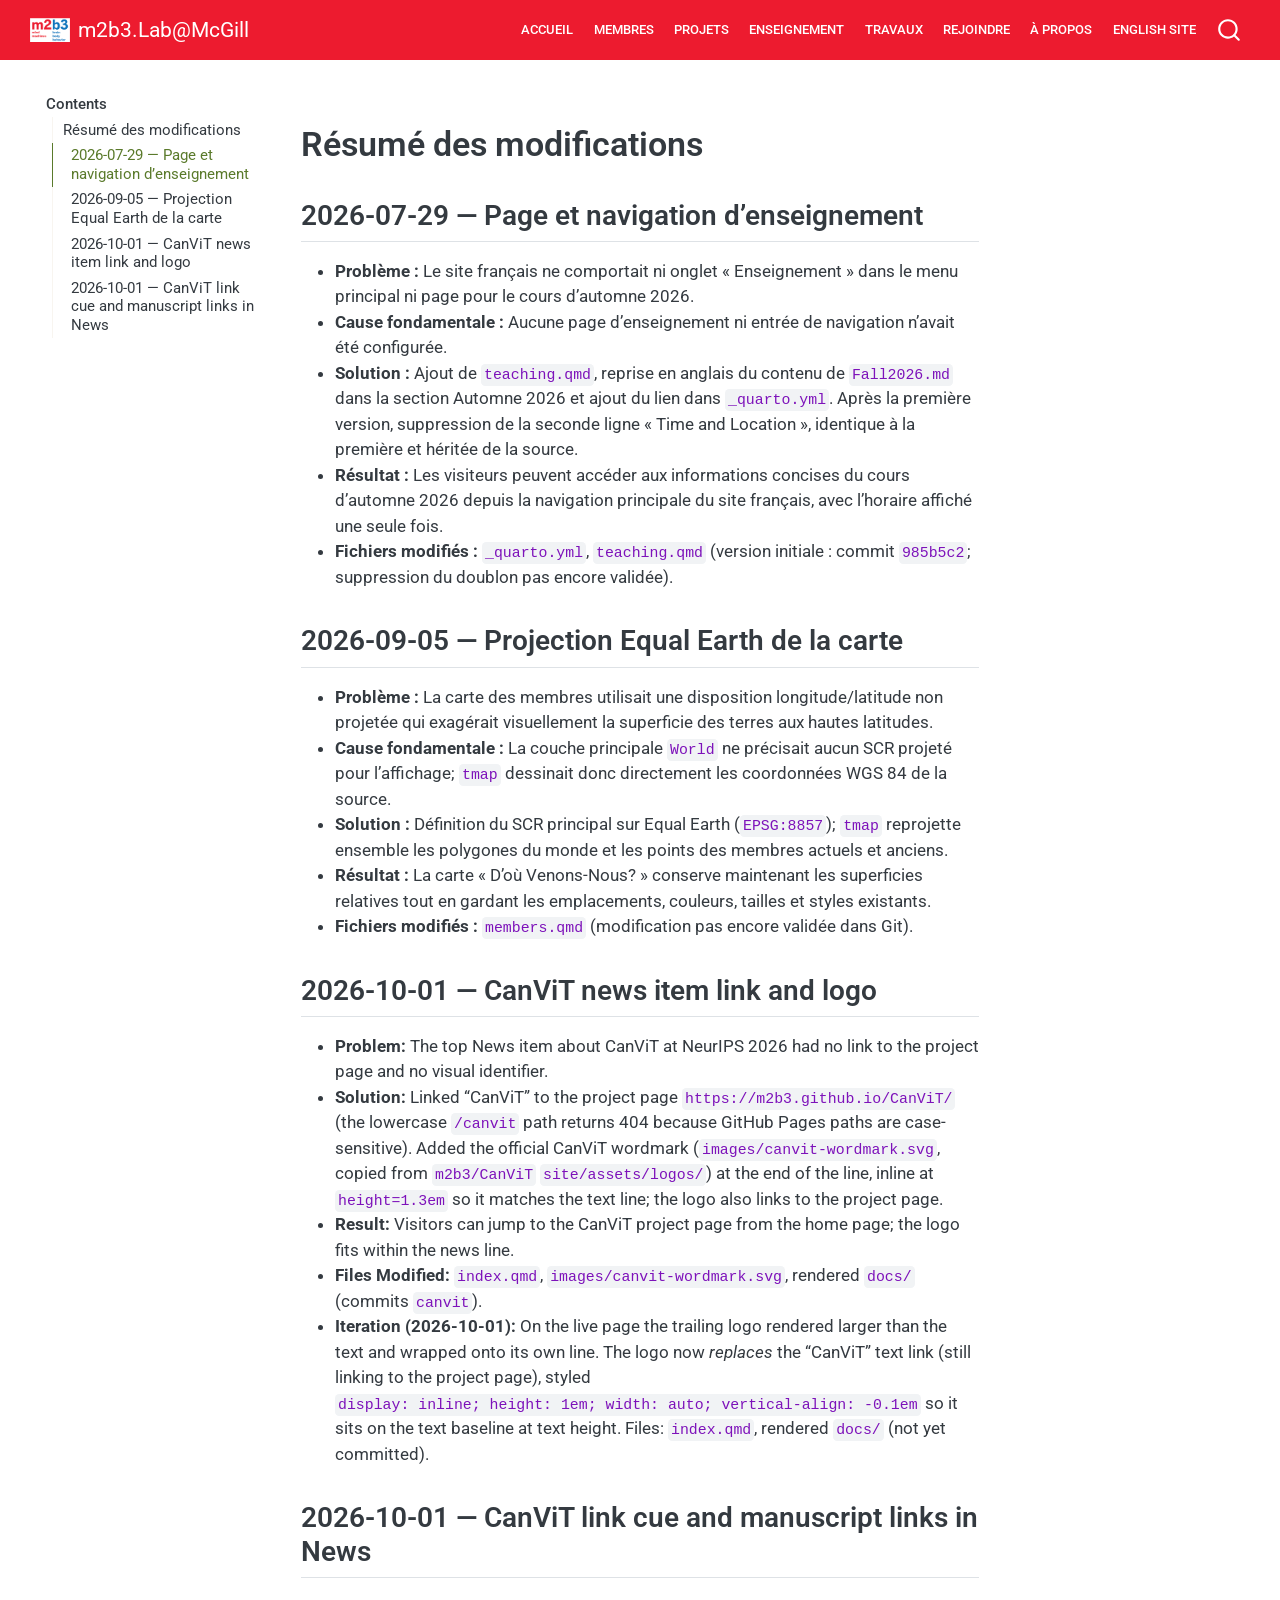
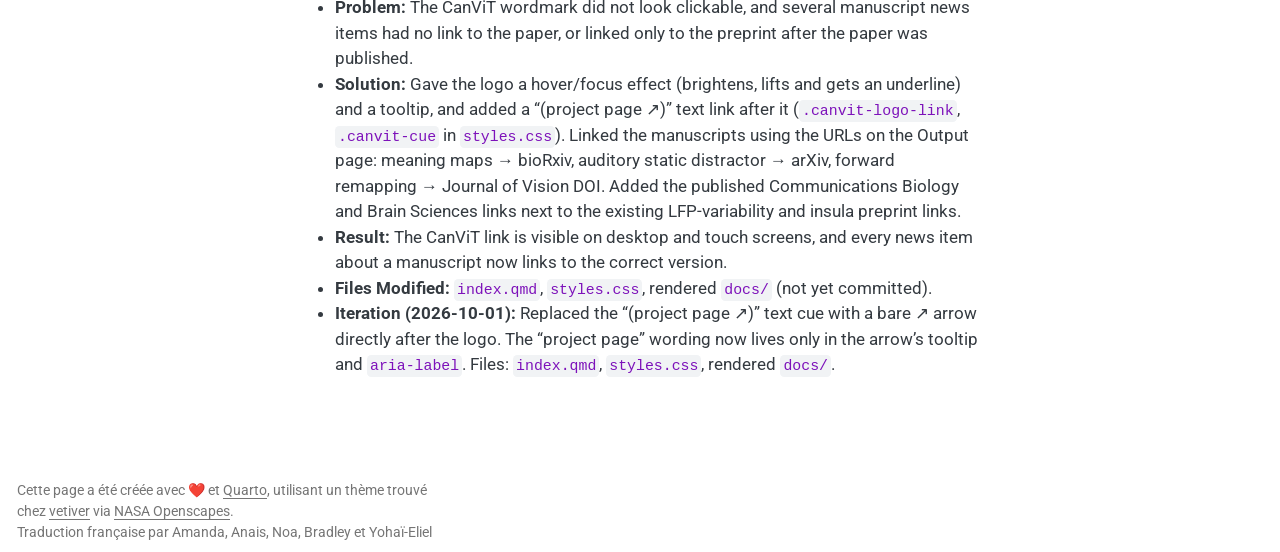
<file: docs/CHANGE_COMMENTS.html>
<!DOCTYPE html>
<html xmlns="http://www.w3.org/1999/xhtml" lang="en" xml:lang="en"><head>

<meta charset="utf-8">
<meta name="generator" content="quarto-1.8.27">

<meta name="viewport" content="width=device-width, initial-scale=1.0, user-scalable=yes">


<title>change_comments – m2b3.Lab@McGill</title>
<style>
code{white-space: pre-wrap;}
span.smallcaps{font-variant: small-caps;}
div.columns{display: flex; gap: min(4vw, 1.5em);}
div.column{flex: auto; overflow-x: auto;}
div.hanging-indent{margin-left: 1.5em; text-indent: -1.5em;}
ul.task-list{list-style: none;}
ul.task-list li input[type="checkbox"] {
  width: 0.8em;
  margin: 0 0.8em 0.2em -1em; /* quarto-specific, see https://github.com/quarto-dev/quarto-cli/issues/4556 */ 
  vertical-align: middle;
}
</style>


<script src="site_libs/quarto-nav/quarto-nav.js"></script>
<script src="site_libs/quarto-nav/headroom.min.js"></script>
<script src="site_libs/clipboard/clipboard.min.js"></script>
<script src="site_libs/quarto-search/autocomplete.umd.js"></script>
<script src="site_libs/quarto-search/fuse.min.js"></script>
<script src="site_libs/quarto-search/quarto-search.js"></script>
<meta name="quarto:offset" content="./">
<link href="./images/m2b3sq_favicon.png" rel="icon" type="image/png">
<script src="site_libs/quarto-html/quarto.js" type="module"></script>
<script src="site_libs/quarto-html/tabsets/tabsets.js" type="module"></script>
<script src="site_libs/quarto-html/axe/axe-check.js" type="module"></script>
<script src="site_libs/quarto-html/popper.min.js"></script>
<script src="site_libs/quarto-html/tippy.umd.min.js"></script>
<script src="site_libs/quarto-html/anchor.min.js"></script>
<link href="site_libs/quarto-html/tippy.css" rel="stylesheet">
<link href="site_libs/quarto-html/quarto-syntax-highlighting-ed96de9b727972fe78a7b5d16c58bf87.css" rel="stylesheet" id="quarto-text-highlighting-styles">
<script src="site_libs/bootstrap/bootstrap.min.js"></script>
<link href="site_libs/bootstrap/bootstrap-icons.css" rel="stylesheet">
<link href="site_libs/bootstrap/bootstrap-b197fa680512e054cc4f9c16efbc6578.min.css" rel="stylesheet" append-hash="true" id="quarto-bootstrap" data-mode="light">
<script id="quarto-search-options" type="application/json">{
  "location": "navbar",
  "copy-button": false,
  "collapse-after": 3,
  "panel-placement": "end",
  "type": "overlay",
  "limit": 50,
  "keyboard-shortcut": [
    "f",
    "/",
    "s"
  ],
  "show-item-context": false,
  "language": {
    "search-no-results-text": "No results",
    "search-matching-documents-text": "matching documents",
    "search-copy-link-title": "Copy link to search",
    "search-hide-matches-text": "Hide additional matches",
    "search-more-match-text": "more match in this document",
    "search-more-matches-text": "more matches in this document",
    "search-clear-button-title": "Clear",
    "search-text-placeholder": "",
    "search-detached-cancel-button-title": "Cancel",
    "search-submit-button-title": "Submit",
    "search-label": "Search"
  }
}</script>


<link rel="stylesheet" href="styles.css">
</head>

<body class="floating nav-fixed quarto-light">

<div id="quarto-search-results"></div>
  <header id="quarto-header" class="headroom fixed-top">
    <nav class="navbar navbar-expand-lg " data-bs-theme="dark">
      <div class="navbar-container container-fluid">
      <div class="navbar-brand-container mx-auto">
    <a href="./index.html" class="navbar-brand navbar-brand-logo">
    <img src="./images/m2b3_white.png" alt="Lab logo" class="navbar-logo light-content">
    <img src="./images/m2b3_white.png" alt="Lab logo" class="navbar-logo dark-content">
    </a>
    <a class="navbar-brand" href="./index.html">
    <span class="navbar-title">m2b3.Lab@McGill</span>
    </a>
  </div>
            <div id="quarto-search" class="" title="Search"></div>
          <button class="navbar-toggler" type="button" data-bs-toggle="collapse" data-bs-target="#navbarCollapse" aria-controls="navbarCollapse" role="menu" aria-expanded="false" aria-label="Toggle navigation" onclick="if (window.quartoToggleHeadroom) { window.quartoToggleHeadroom(); }">
  <span class="navbar-toggler-icon"></span>
</button>
          <div class="collapse navbar-collapse" id="navbarCollapse">
            <ul class="navbar-nav navbar-nav-scroll ms-auto">
  <li class="nav-item">
    <a class="nav-link" href="./index.html"> 
<span class="menu-text">Accueil</span></a>
  </li>  
  <li class="nav-item">
    <a class="nav-link" href="./members.html"> 
<span class="menu-text">Membres</span></a>
  </li>  
  <li class="nav-item">
    <a class="nav-link" href="./projects.html"> 
<span class="menu-text">Projets</span></a>
  </li>  
  <li class="nav-item">
    <a class="nav-link" href="./teaching.html"> 
<span class="menu-text">Enseignement</span></a>
  </li>  
  <li class="nav-item">
    <a class="nav-link" href="./output.html"> 
<span class="menu-text">Travaux</span></a>
  </li>  
  <li class="nav-item">
    <a class="nav-link" href="./join.html"> 
<span class="menu-text">Rejoindre</span></a>
  </li>  
  <li class="nav-item">
    <a class="nav-link" href="./locate.html"> 
<span class="menu-text">À propos</span></a>
  </li>  
  <li class="nav-item">
    <a class="nav-link" href="https://m2b3.github.io"> 
<span class="menu-text">English site</span></a>
  </li>  
</ul>
          </div> <!-- /navcollapse -->
            <div class="quarto-navbar-tools">
</div>
      </div> <!-- /container-fluid -->
    </nav>
</header>
<!-- content -->
<div id="quarto-content" class="quarto-container page-columns page-rows-contents page-layout-article page-navbar">
<!-- sidebar -->
  <nav id="quarto-sidebar" class="sidebar collapse collapse-horizontal quarto-sidebar-collapse-item sidebar-navigation floating overflow-auto">
    <nav id="TOC" role="doc-toc" class="toc-active">
    <h2 id="toc-title">Contents</h2>
   
  <ul>
  <li><a href="#résumé-des-modifications" id="toc-résumé-des-modifications" class="nav-link active" data-scroll-target="#résumé-des-modifications">Résumé des modifications</a>
  <ul class="collapse">
  <li><a href="#page-et-navigation-denseignement" id="toc-page-et-navigation-denseignement" class="nav-link" data-scroll-target="#page-et-navigation-denseignement">2026-07-29 — Page et navigation d’enseignement</a></li>
  <li><a href="#projection-equal-earth-de-la-carte" id="toc-projection-equal-earth-de-la-carte" class="nav-link" data-scroll-target="#projection-equal-earth-de-la-carte">2026-09-05 — Projection Equal Earth de la carte</a></li>
  <li><a href="#canvit-news-item-link-and-logo" id="toc-canvit-news-item-link-and-logo" class="nav-link" data-scroll-target="#canvit-news-item-link-and-logo">2026-10-01 — CanViT news item link and logo</a></li>
  <li><a href="#canvit-link-cue-and-manuscript-links-in-news" id="toc-canvit-link-cue-and-manuscript-links-in-news" class="nav-link" data-scroll-target="#canvit-link-cue-and-manuscript-links-in-news">2026-10-01 — CanViT link cue and manuscript links in News</a></li>
  </ul></li>
  </ul>
</nav>
</nav>
<div id="quarto-sidebar-glass" class="quarto-sidebar-collapse-item" data-bs-toggle="collapse" data-bs-target=".quarto-sidebar-collapse-item"></div>
<!-- margin-sidebar -->
    <div id="quarto-margin-sidebar" class="sidebar margin-sidebar zindex-bottom">
    </div>
<!-- main -->
<main class="content" id="quarto-document-content"><header id="title-block-header" class="quarto-title-block"></header>




<section id="résumé-des-modifications" class="level1">
<h1>Résumé des modifications</h1>
<section id="page-et-navigation-denseignement" class="level2">
<h2 class="anchored" data-anchor-id="page-et-navigation-denseignement">2026-07-29 — Page et navigation d’enseignement</h2>
<ul>
<li><strong>Problème :</strong> Le site français ne comportait ni onglet « Enseignement » dans le menu principal ni page pour le cours d’automne 2026.</li>
<li><strong>Cause fondamentale :</strong> Aucune page d’enseignement ni entrée de navigation n’avait été configurée.</li>
<li><strong>Solution :</strong> Ajout de <code>teaching.qmd</code>, reprise en anglais du contenu de <code>Fall2026.md</code> dans la section Automne 2026 et ajout du lien dans <code>_quarto.yml</code>. Après la première version, suppression de la seconde ligne « Time and Location », identique à la première et héritée de la source.</li>
<li><strong>Résultat :</strong> Les visiteurs peuvent accéder aux informations concises du cours d’automne 2026 depuis la navigation principale du site français, avec l’horaire affiché une seule fois.</li>
<li><strong>Fichiers modifiés :</strong> <code>_quarto.yml</code>, <code>teaching.qmd</code> (version initiale : commit <code>985b5c2</code>; suppression du doublon pas encore validée).</li>
</ul>
</section>
<section id="projection-equal-earth-de-la-carte" class="level2">
<h2 class="anchored" data-anchor-id="projection-equal-earth-de-la-carte">2026-09-05 — Projection Equal Earth de la carte</h2>
<ul>
<li><strong>Problème :</strong> La carte des membres utilisait une disposition longitude/latitude non projetée qui exagérait visuellement la superficie des terres aux hautes latitudes.</li>
<li><strong>Cause fondamentale :</strong> La couche principale <code>World</code> ne précisait aucun SCR projeté pour l’affichage; <code>tmap</code> dessinait donc directement les coordonnées WGS 84 de la source.</li>
<li><strong>Solution :</strong> Définition du SCR principal sur Equal Earth (<code>EPSG:8857</code>); <code>tmap</code> reprojette ensemble les polygones du monde et les points des membres actuels et anciens.</li>
<li><strong>Résultat :</strong> La carte « D’où Venons-Nous? » conserve maintenant les superficies relatives tout en gardant les emplacements, couleurs, tailles et styles existants.</li>
<li><strong>Fichiers modifiés :</strong> <code>members.qmd</code> (modification pas encore validée dans Git).</li>
</ul>
</section>
<section id="canvit-news-item-link-and-logo" class="level2">
<h2 class="anchored" data-anchor-id="canvit-news-item-link-and-logo">2026-10-01 — CanViT news item link and logo</h2>
<ul>
<li><strong>Problem:</strong> The top News item about CanViT at NeurIPS 2026 had no link to the project page and no visual identifier.</li>
<li><strong>Solution:</strong> Linked “CanViT” to the project page <code>https://m2b3.github.io/CanViT/</code> (the lowercase <code>/canvit</code> path returns 404 because GitHub Pages paths are case-sensitive). Added the official CanViT wordmark (<code>images/canvit-wordmark.svg</code>, copied from <code>m2b3/CanViT</code> <code>site/assets/logos/</code>) at the end of the line, inline at <code>height=1.3em</code> so it matches the text line; the logo also links to the project page.</li>
<li><strong>Result:</strong> Visitors can jump to the CanViT project page from the home page; the logo fits within the news line.</li>
<li><strong>Files Modified:</strong> <code>index.qmd</code>, <code>images/canvit-wordmark.svg</code>, rendered <code>docs/</code> (commits <code>canvit</code>).</li>
<li><strong>Iteration (2026-10-01):</strong> On the live page the trailing logo rendered larger than the text and wrapped onto its own line. The logo now <em>replaces</em> the “CanViT” text link (still linking to the project page), styled <code>display: inline; height: 1em; width: auto; vertical-align: -0.1em</code> so it sits on the text baseline at text height. Files: <code>index.qmd</code>, rendered <code>docs/</code> (not yet committed).</li>
</ul>
</section>
<section id="canvit-link-cue-and-manuscript-links-in-news" class="level2">
<h2 class="anchored" data-anchor-id="canvit-link-cue-and-manuscript-links-in-news">2026-10-01 — CanViT link cue and manuscript links in News</h2>
<ul>
<li><strong>Problem:</strong> The CanViT wordmark did not look clickable, and several manuscript news items had no link to the paper, or linked only to the preprint after the paper was published.</li>
<li><strong>Solution:</strong> Gave the logo a hover/focus effect (brightens, lifts and gets an underline) and a tooltip, and added a “(project page ↗)” text link after it (<code>.canvit-logo-link</code>, <code>.canvit-cue</code> in <code>styles.css</code>). Linked the manuscripts using the URLs on the Output page: meaning maps → bioRxiv, auditory static distractor → arXiv, forward remapping → Journal of Vision DOI. Added the published Communications Biology and Brain Sciences links next to the existing LFP-variability and insula preprint links.</li>
<li><strong>Result:</strong> The CanViT link is visible on desktop and touch screens, and every news item about a manuscript now links to the correct version.</li>
<li><strong>Files Modified:</strong> <code>index.qmd</code>, <code>styles.css</code>, rendered <code>docs/</code> (not yet committed).</li>
<li><strong>Iteration (2026-10-01):</strong> Replaced the “(project page ↗)” text cue with a bare ↗ arrow directly after the logo. The “project page” wording now lives only in the arrow’s tooltip and <code>aria-label</code>. Files: <code>index.qmd</code>, <code>styles.css</code>, rendered <code>docs/</code>.</li>
</ul>


</section>
</section>

</main> <!-- /main -->
<script id="quarto-html-after-body" type="application/javascript">
  window.document.addEventListener("DOMContentLoaded", function (event) {
    const icon = "";
    const anchorJS = new window.AnchorJS();
    anchorJS.options = {
      placement: 'right',
      icon: icon
    };
    anchorJS.add('.anchored');
    const isCodeAnnotation = (el) => {
      for (const clz of el.classList) {
        if (clz.startsWith('code-annotation-')) {                     
          return true;
        }
      }
      return false;
    }
    const onCopySuccess = function(e) {
      // button target
      const button = e.trigger;
      // don't keep focus
      button.blur();
      // flash "checked"
      button.classList.add('code-copy-button-checked');
      var currentTitle = button.getAttribute("title");
      button.setAttribute("title", "Copied!");
      let tooltip;
      if (window.bootstrap) {
        button.setAttribute("data-bs-toggle", "tooltip");
        button.setAttribute("data-bs-placement", "left");
        button.setAttribute("data-bs-title", "Copied!");
        tooltip = new bootstrap.Tooltip(button, 
          { trigger: "manual", 
            customClass: "code-copy-button-tooltip",
            offset: [0, -8]});
        tooltip.show();    
      }
      setTimeout(function() {
        if (tooltip) {
          tooltip.hide();
          button.removeAttribute("data-bs-title");
          button.removeAttribute("data-bs-toggle");
          button.removeAttribute("data-bs-placement");
        }
        button.setAttribute("title", currentTitle);
        button.classList.remove('code-copy-button-checked');
      }, 1000);
      // clear code selection
      e.clearSelection();
    }
    const getTextToCopy = function(trigger) {
      const outerScaffold = trigger.parentElement.cloneNode(true);
      const codeEl = outerScaffold.querySelector('code');
      for (const childEl of codeEl.children) {
        if (isCodeAnnotation(childEl)) {
          childEl.remove();
        }
      }
      return codeEl.innerText;
    }
    const clipboard = new window.ClipboardJS('.code-copy-button:not([data-in-quarto-modal])', {
      text: getTextToCopy
    });
    clipboard.on('success', onCopySuccess);
    if (window.document.getElementById('quarto-embedded-source-code-modal')) {
      const clipboardModal = new window.ClipboardJS('.code-copy-button[data-in-quarto-modal]', {
        text: getTextToCopy,
        container: window.document.getElementById('quarto-embedded-source-code-modal')
      });
      clipboardModal.on('success', onCopySuccess);
    }
      var localhostRegex = new RegExp(/^(?:http|https):\/\/localhost\:?[0-9]*\//);
      var mailtoRegex = new RegExp(/^mailto:/);
        var filterRegex = new RegExp("https:\/\/m2b3\.github\.io\/fr");
      var isInternal = (href) => {
          return filterRegex.test(href) || localhostRegex.test(href) || mailtoRegex.test(href);
      }
      // Inspect non-navigation links and adorn them if external
     var links = window.document.querySelectorAll('a[href]:not(.nav-link):not(.navbar-brand):not(.toc-action):not(.sidebar-link):not(.sidebar-item-toggle):not(.pagination-link):not(.no-external):not([aria-hidden]):not(.dropdown-item):not(.quarto-navigation-tool):not(.about-link)');
      for (var i=0; i<links.length; i++) {
        const link = links[i];
        if (!isInternal(link.href)) {
          // undo the damage that might have been done by quarto-nav.js in the case of
          // links that we want to consider external
          if (link.dataset.originalHref !== undefined) {
            link.href = link.dataset.originalHref;
          }
        }
      }
    function tippyHover(el, contentFn, onTriggerFn, onUntriggerFn) {
      const config = {
        allowHTML: true,
        maxWidth: 500,
        delay: 100,
        arrow: false,
        appendTo: function(el) {
            return el.parentElement;
        },
        interactive: true,
        interactiveBorder: 10,
        theme: 'quarto',
        placement: 'bottom-start',
      };
      if (contentFn) {
        config.content = contentFn;
      }
      if (onTriggerFn) {
        config.onTrigger = onTriggerFn;
      }
      if (onUntriggerFn) {
        config.onUntrigger = onUntriggerFn;
      }
      window.tippy(el, config); 
    }
    const noterefs = window.document.querySelectorAll('a[role="doc-noteref"]');
    for (var i=0; i<noterefs.length; i++) {
      const ref = noterefs[i];
      tippyHover(ref, function() {
        // use id or data attribute instead here
        let href = ref.getAttribute('data-footnote-href') || ref.getAttribute('href');
        try { href = new URL(href).hash; } catch {}
        const id = href.replace(/^#\/?/, "");
        const note = window.document.getElementById(id);
        if (note) {
          return note.innerHTML;
        } else {
          return "";
        }
      });
    }
    const xrefs = window.document.querySelectorAll('a.quarto-xref');
    const processXRef = (id, note) => {
      // Strip column container classes
      const stripColumnClz = (el) => {
        el.classList.remove("page-full", "page-columns");
        if (el.children) {
          for (const child of el.children) {
            stripColumnClz(child);
          }
        }
      }
      stripColumnClz(note)
      if (id === null || id.startsWith('sec-')) {
        // Special case sections, only their first couple elements
        const container = document.createElement("div");
        if (note.children && note.children.length > 2) {
          container.appendChild(note.children[0].cloneNode(true));
          for (let i = 1; i < note.children.length; i++) {
            const child = note.children[i];
            if (child.tagName === "P" && child.innerText === "") {
              continue;
            } else {
              container.appendChild(child.cloneNode(true));
              break;
            }
          }
          if (window.Quarto?.typesetMath) {
            window.Quarto.typesetMath(container);
          }
          return container.innerHTML
        } else {
          if (window.Quarto?.typesetMath) {
            window.Quarto.typesetMath(note);
          }
          return note.innerHTML;
        }
      } else {
        // Remove any anchor links if they are present
        const anchorLink = note.querySelector('a.anchorjs-link');
        if (anchorLink) {
          anchorLink.remove();
        }
        if (window.Quarto?.typesetMath) {
          window.Quarto.typesetMath(note);
        }
        if (note.classList.contains("callout")) {
          return note.outerHTML;
        } else {
          return note.innerHTML;
        }
      }
    }
    for (var i=0; i<xrefs.length; i++) {
      const xref = xrefs[i];
      tippyHover(xref, undefined, function(instance) {
        instance.disable();
        let url = xref.getAttribute('href');
        let hash = undefined; 
        if (url.startsWith('#')) {
          hash = url;
        } else {
          try { hash = new URL(url).hash; } catch {}
        }
        if (hash) {
          const id = hash.replace(/^#\/?/, "");
          const note = window.document.getElementById(id);
          if (note !== null) {
            try {
              const html = processXRef(id, note.cloneNode(true));
              instance.setContent(html);
            } finally {
              instance.enable();
              instance.show();
            }
          } else {
            // See if we can fetch this
            fetch(url.split('#')[0])
            .then(res => res.text())
            .then(html => {
              const parser = new DOMParser();
              const htmlDoc = parser.parseFromString(html, "text/html");
              const note = htmlDoc.getElementById(id);
              if (note !== null) {
                const html = processXRef(id, note);
                instance.setContent(html);
              } 
            }).finally(() => {
              instance.enable();
              instance.show();
            });
          }
        } else {
          // See if we can fetch a full url (with no hash to target)
          // This is a special case and we should probably do some content thinning / targeting
          fetch(url)
          .then(res => res.text())
          .then(html => {
            const parser = new DOMParser();
            const htmlDoc = parser.parseFromString(html, "text/html");
            const note = htmlDoc.querySelector('main.content');
            if (note !== null) {
              // This should only happen for chapter cross references
              // (since there is no id in the URL)
              // remove the first header
              if (note.children.length > 0 && note.children[0].tagName === "HEADER") {
                note.children[0].remove();
              }
              const html = processXRef(null, note);
              instance.setContent(html);
            } 
          }).finally(() => {
            instance.enable();
            instance.show();
          });
        }
      }, function(instance) {
      });
    }
        let selectedAnnoteEl;
        const selectorForAnnotation = ( cell, annotation) => {
          let cellAttr = 'data-code-cell="' + cell + '"';
          let lineAttr = 'data-code-annotation="' +  annotation + '"';
          const selector = 'span[' + cellAttr + '][' + lineAttr + ']';
          return selector;
        }
        const selectCodeLines = (annoteEl) => {
          const doc = window.document;
          const targetCell = annoteEl.getAttribute("data-target-cell");
          const targetAnnotation = annoteEl.getAttribute("data-target-annotation");
          const annoteSpan = window.document.querySelector(selectorForAnnotation(targetCell, targetAnnotation));
          const lines = annoteSpan.getAttribute("data-code-lines").split(",");
          const lineIds = lines.map((line) => {
            return targetCell + "-" + line;
          })
          let top = null;
          let height = null;
          let parent = null;
          if (lineIds.length > 0) {
              //compute the position of the single el (top and bottom and make a div)
              const el = window.document.getElementById(lineIds[0]);
              top = el.offsetTop;
              height = el.offsetHeight;
              parent = el.parentElement.parentElement;
            if (lineIds.length > 1) {
              const lastEl = window.document.getElementById(lineIds[lineIds.length - 1]);
              const bottom = lastEl.offsetTop + lastEl.offsetHeight;
              height = bottom - top;
            }
            if (top !== null && height !== null && parent !== null) {
              // cook up a div (if necessary) and position it 
              let div = window.document.getElementById("code-annotation-line-highlight");
              if (div === null) {
                div = window.document.createElement("div");
                div.setAttribute("id", "code-annotation-line-highlight");
                div.style.position = 'absolute';
                parent.appendChild(div);
              }
              div.style.top = top - 2 + "px";
              div.style.height = height + 4 + "px";
              div.style.left = 0;
              let gutterDiv = window.document.getElementById("code-annotation-line-highlight-gutter");
              if (gutterDiv === null) {
                gutterDiv = window.document.createElement("div");
                gutterDiv.setAttribute("id", "code-annotation-line-highlight-gutter");
                gutterDiv.style.position = 'absolute';
                const codeCell = window.document.getElementById(targetCell);
                const gutter = codeCell.querySelector('.code-annotation-gutter');
                gutter.appendChild(gutterDiv);
              }
              gutterDiv.style.top = top - 2 + "px";
              gutterDiv.style.height = height + 4 + "px";
            }
            selectedAnnoteEl = annoteEl;
          }
        };
        const unselectCodeLines = () => {
          const elementsIds = ["code-annotation-line-highlight", "code-annotation-line-highlight-gutter"];
          elementsIds.forEach((elId) => {
            const div = window.document.getElementById(elId);
            if (div) {
              div.remove();
            }
          });
          selectedAnnoteEl = undefined;
        };
          // Handle positioning of the toggle
      window.addEventListener(
        "resize",
        throttle(() => {
          elRect = undefined;
          if (selectedAnnoteEl) {
            selectCodeLines(selectedAnnoteEl);
          }
        }, 10)
      );
      function throttle(fn, ms) {
      let throttle = false;
      let timer;
        return (...args) => {
          if(!throttle) { // first call gets through
              fn.apply(this, args);
              throttle = true;
          } else { // all the others get throttled
              if(timer) clearTimeout(timer); // cancel #2
              timer = setTimeout(() => {
                fn.apply(this, args);
                timer = throttle = false;
              }, ms);
          }
        };
      }
        // Attach click handler to the DT
        const annoteDls = window.document.querySelectorAll('dt[data-target-cell]');
        for (const annoteDlNode of annoteDls) {
          annoteDlNode.addEventListener('click', (event) => {
            const clickedEl = event.target;
            if (clickedEl !== selectedAnnoteEl) {
              unselectCodeLines();
              const activeEl = window.document.querySelector('dt[data-target-cell].code-annotation-active');
              if (activeEl) {
                activeEl.classList.remove('code-annotation-active');
              }
              selectCodeLines(clickedEl);
              clickedEl.classList.add('code-annotation-active');
            } else {
              // Unselect the line
              unselectCodeLines();
              clickedEl.classList.remove('code-annotation-active');
            }
          });
        }
    const findCites = (el) => {
      const parentEl = el.parentElement;
      if (parentEl) {
        const cites = parentEl.dataset.cites;
        if (cites) {
          return {
            el,
            cites: cites.split(' ')
          };
        } else {
          return findCites(el.parentElement)
        }
      } else {
        return undefined;
      }
    };
    var bibliorefs = window.document.querySelectorAll('a[role="doc-biblioref"]');
    for (var i=0; i<bibliorefs.length; i++) {
      const ref = bibliorefs[i];
      const citeInfo = findCites(ref);
      if (citeInfo) {
        tippyHover(citeInfo.el, function() {
          var popup = window.document.createElement('div');
          citeInfo.cites.forEach(function(cite) {
            var citeDiv = window.document.createElement('div');
            citeDiv.classList.add('hanging-indent');
            citeDiv.classList.add('csl-entry');
            var biblioDiv = window.document.getElementById('ref-' + cite);
            if (biblioDiv) {
              citeDiv.innerHTML = biblioDiv.innerHTML;
            }
            popup.appendChild(citeDiv);
          });
          return popup.innerHTML;
        });
      }
    }
  });
  </script>
</div> <!-- /content -->
<footer class="footer">
  <div class="nav-footer">
    <div class="nav-footer-left">
<p>Cette page a été créée avec ❤️ et <a href="https://quarto.org/">Quarto</a>, utilisant un thème trouvé chez <a href="https://github.com/rstudio/vetiver.rstudio.com">vetiver</a> via <a href="https://nasa-openscapes.github.io/">NASA Openscapes</a>.<br>
Traduction française par Amanda, Anais, Noa, Bradley et Yohaï-Eliel</p>
</div>   
    <div class="nav-footer-center">
      &nbsp;
    </div>
    <div class="nav-footer-right">
      &nbsp;
    </div>
  </div>
</footer>




</body></html>
</file>
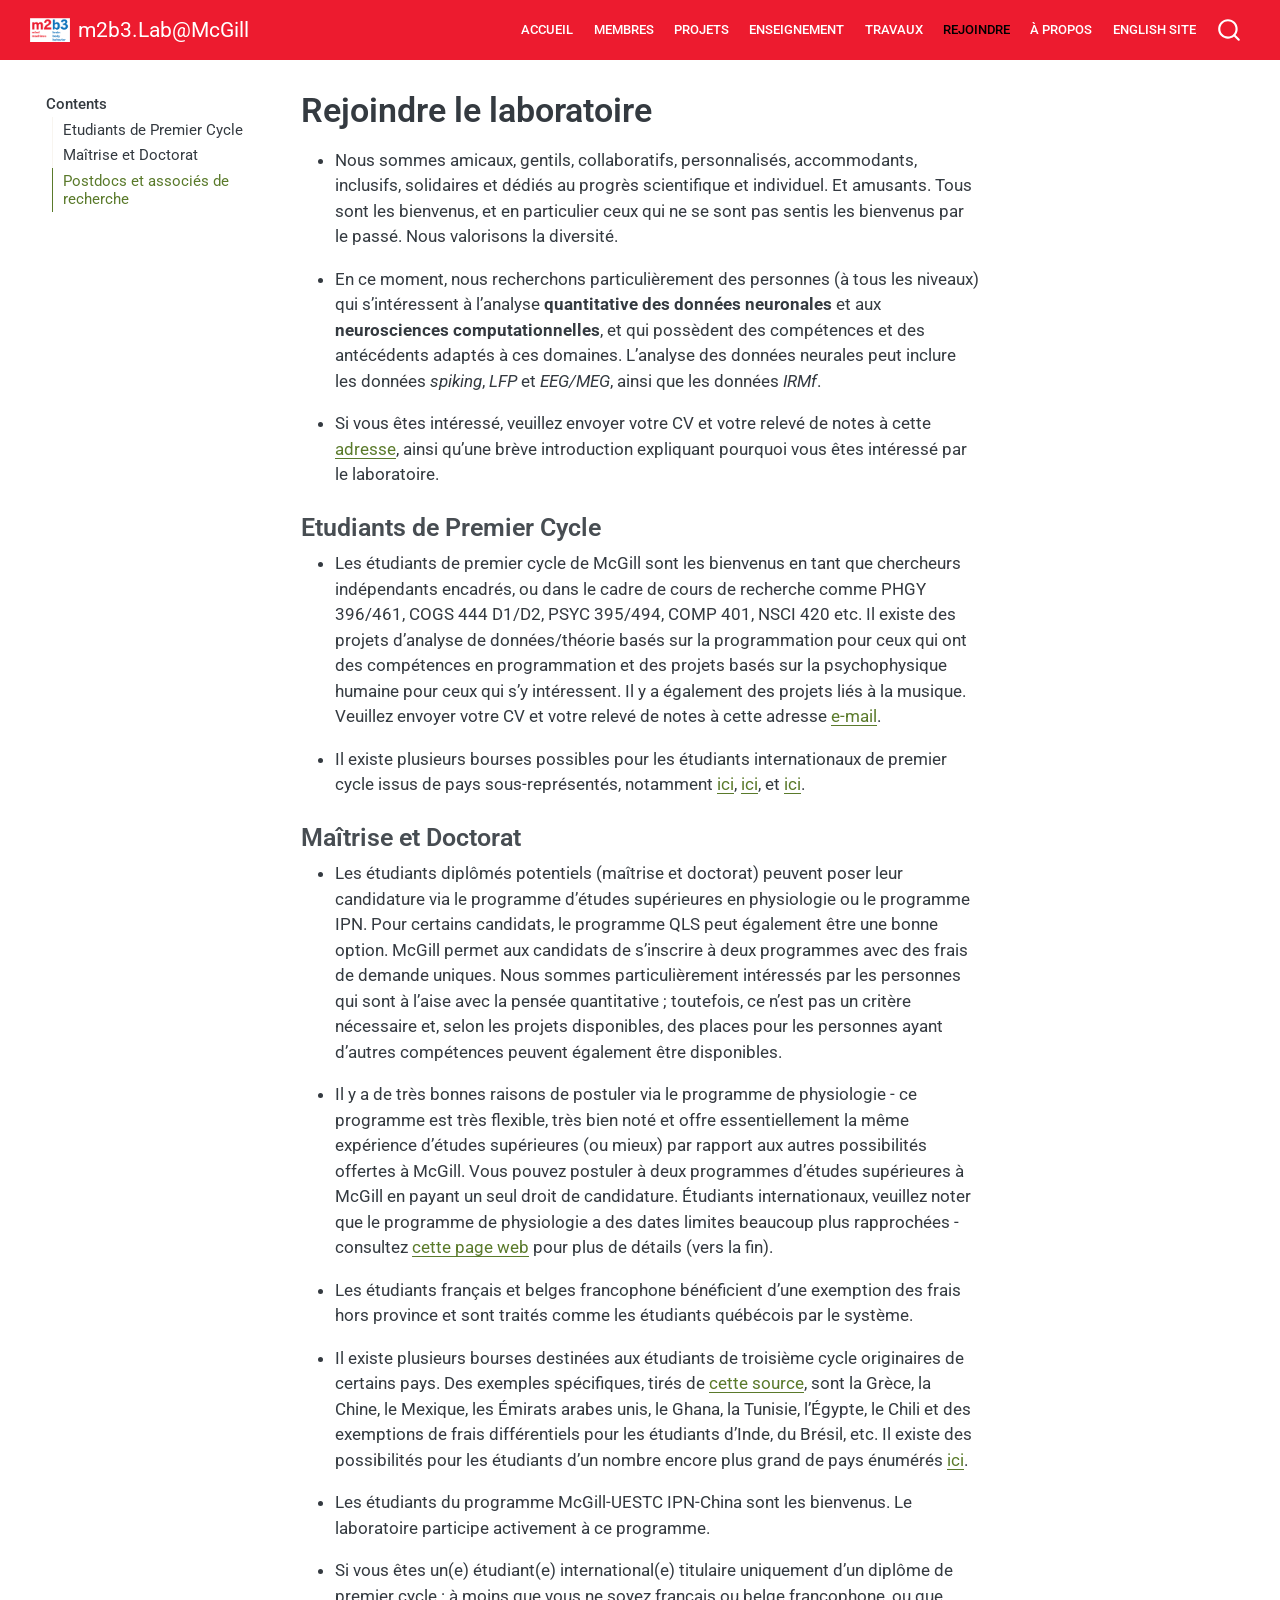
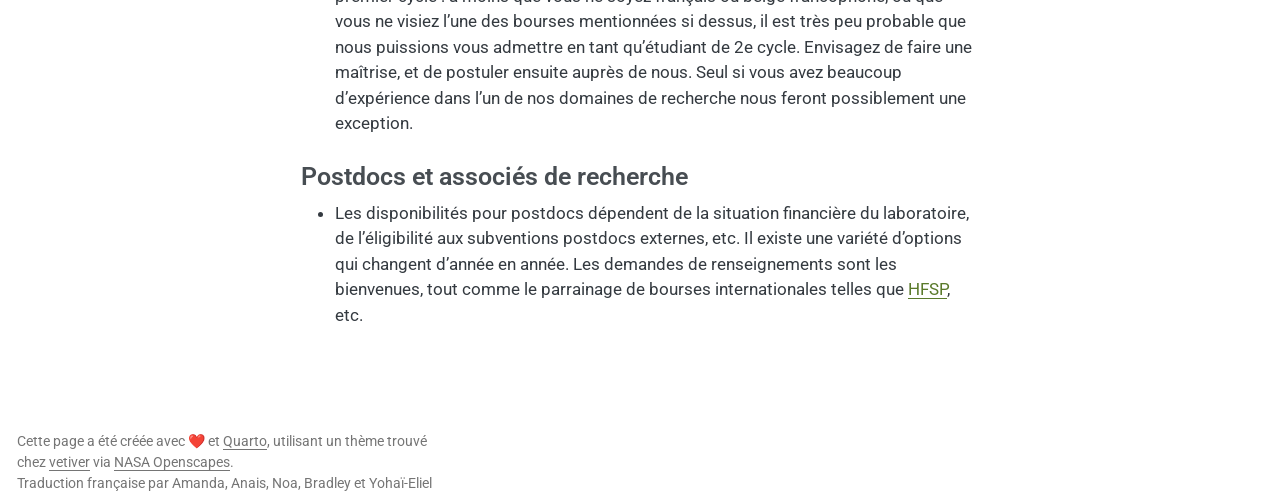
<file: docs/join.html>
<!DOCTYPE html>
<html xmlns="http://www.w3.org/1999/xhtml" lang="fr" xml:lang="fr"><head>

<meta charset="utf-8">
<meta name="generator" content="quarto-1.8.27">

<meta name="viewport" content="width=device-width, initial-scale=1.0, user-scalable=yes">


<title>Rejoindre le laboratoire – m2b3.Lab@McGill</title>
<style>
code{white-space: pre-wrap;}
span.smallcaps{font-variant: small-caps;}
div.columns{display: flex; gap: min(4vw, 1.5em);}
div.column{flex: auto; overflow-x: auto;}
div.hanging-indent{margin-left: 1.5em; text-indent: -1.5em;}
ul.task-list{list-style: none;}
ul.task-list li input[type="checkbox"] {
  width: 0.8em;
  margin: 0 0.8em 0.2em -1em; /* quarto-specific, see https://github.com/quarto-dev/quarto-cli/issues/4556 */ 
  vertical-align: middle;
}
</style>


<script src="site_libs/quarto-nav/quarto-nav.js"></script>
<script src="site_libs/quarto-nav/headroom.min.js"></script>
<script src="site_libs/clipboard/clipboard.min.js"></script>
<script src="site_libs/quarto-search/autocomplete.umd.js"></script>
<script src="site_libs/quarto-search/fuse.min.js"></script>
<script src="site_libs/quarto-search/quarto-search.js"></script>
<meta name="quarto:offset" content="./">
<link href="./images/m2b3sq_favicon.png" rel="icon" type="image/png">
<script src="site_libs/quarto-html/quarto.js" type="module"></script>
<script src="site_libs/quarto-html/tabsets/tabsets.js" type="module"></script>
<script src="site_libs/quarto-html/axe/axe-check.js" type="module"></script>
<script src="site_libs/quarto-html/popper.min.js"></script>
<script src="site_libs/quarto-html/tippy.umd.min.js"></script>
<script src="site_libs/quarto-html/anchor.min.js"></script>
<link href="site_libs/quarto-html/tippy.css" rel="stylesheet">
<link href="site_libs/quarto-html/quarto-syntax-highlighting-ed96de9b727972fe78a7b5d16c58bf87.css" rel="stylesheet" id="quarto-text-highlighting-styles">
<script src="site_libs/bootstrap/bootstrap.min.js"></script>
<link href="site_libs/bootstrap/bootstrap-icons.css" rel="stylesheet">
<link href="site_libs/bootstrap/bootstrap-b197fa680512e054cc4f9c16efbc6578.min.css" rel="stylesheet" append-hash="true" id="quarto-bootstrap" data-mode="light">
<script id="quarto-search-options" type="application/json">{
  "location": "navbar",
  "copy-button": false,
  "collapse-after": 3,
  "panel-placement": "end",
  "type": "overlay",
  "limit": 50,
  "keyboard-shortcut": [
    "f",
    "/",
    "s"
  ],
  "show-item-context": false,
  "language": {
    "search-no-results-text": "Pas de résultats",
    "search-matching-documents-text": "documents trouvés",
    "search-copy-link-title": "Copier le lien vers la recherche",
    "search-hide-matches-text": "Cacher les correspondances additionnelles",
    "search-more-match-text": "correspondance de plus dans ce document",
    "search-more-matches-text": "correspondances de plus dans ce document",
    "search-clear-button-title": "Effacer",
    "search-text-placeholder": "",
    "search-detached-cancel-button-title": "Annuler",
    "search-submit-button-title": "Envoyer",
    "search-label": "Recherche"
  }
}</script>


<link rel="stylesheet" href="styles.css">
</head>

<body class="floating nav-fixed quarto-light">

<div id="quarto-search-results"></div>
  <header id="quarto-header" class="headroom fixed-top">
    <nav class="navbar navbar-expand-lg " data-bs-theme="dark">
      <div class="navbar-container container-fluid">
      <div class="navbar-brand-container mx-auto">
    <a href="./index.html" class="navbar-brand navbar-brand-logo">
    <img src="./images/m2b3_white.png" alt="Lab logo" class="navbar-logo light-content">
    <img src="./images/m2b3_white.png" alt="Lab logo" class="navbar-logo dark-content">
    </a>
    <a class="navbar-brand" href="./index.html">
    <span class="navbar-title">m2b3.Lab@McGill</span>
    </a>
  </div>
            <div id="quarto-search" class="" title="Recherche"></div>
          <button class="navbar-toggler" type="button" data-bs-toggle="collapse" data-bs-target="#navbarCollapse" aria-controls="navbarCollapse" role="menu" aria-expanded="false" aria-label="Basculer la navigation" onclick="if (window.quartoToggleHeadroom) { window.quartoToggleHeadroom(); }">
  <span class="navbar-toggler-icon"></span>
</button>
          <div class="collapse navbar-collapse" id="navbarCollapse">
            <ul class="navbar-nav navbar-nav-scroll ms-auto">
  <li class="nav-item">
    <a class="nav-link" href="./index.html"> 
<span class="menu-text">Accueil</span></a>
  </li>  
  <li class="nav-item">
    <a class="nav-link" href="./members.html"> 
<span class="menu-text">Membres</span></a>
  </li>  
  <li class="nav-item">
    <a class="nav-link" href="./projects.html"> 
<span class="menu-text">Projets</span></a>
  </li>  
  <li class="nav-item">
    <a class="nav-link" href="./teaching.html"> 
<span class="menu-text">Enseignement</span></a>
  </li>  
  <li class="nav-item">
    <a class="nav-link" href="./output.html"> 
<span class="menu-text">Travaux</span></a>
  </li>  
  <li class="nav-item">
    <a class="nav-link active" href="./join.html" aria-current="page"> 
<span class="menu-text">Rejoindre</span></a>
  </li>  
  <li class="nav-item">
    <a class="nav-link" href="./locate.html"> 
<span class="menu-text">À propos</span></a>
  </li>  
  <li class="nav-item">
    <a class="nav-link" href="https://m2b3.github.io"> 
<span class="menu-text">English site</span></a>
  </li>  
</ul>
          </div> <!-- /navcollapse -->
            <div class="quarto-navbar-tools">
</div>
      </div> <!-- /container-fluid -->
    </nav>
</header>
<!-- content -->
<div id="quarto-content" class="quarto-container page-columns page-rows-contents page-layout-article page-navbar">
<!-- sidebar -->
  <nav id="quarto-sidebar" class="sidebar collapse collapse-horizontal quarto-sidebar-collapse-item sidebar-navigation floating overflow-auto">
    <nav id="TOC" role="doc-toc" class="toc-active">
    <h2 id="toc-title">Contents</h2>
   
  <ul>
  <li><a href="#etudiants-de-premier-cycle" id="toc-etudiants-de-premier-cycle" class="nav-link active" data-scroll-target="#etudiants-de-premier-cycle">Etudiants de Premier Cycle</a></li>
  <li><a href="#maîtrise-et-doctorat" id="toc-maîtrise-et-doctorat" class="nav-link" data-scroll-target="#maîtrise-et-doctorat">Maîtrise et Doctorat</a></li>
  <li><a href="#postdocs-et-associés-de-recherche" id="toc-postdocs-et-associés-de-recherche" class="nav-link" data-scroll-target="#postdocs-et-associés-de-recherche">Postdocs et associés de recherche</a></li>
  </ul>
</nav>
</nav>
<div id="quarto-sidebar-glass" class="quarto-sidebar-collapse-item" data-bs-toggle="collapse" data-bs-target=".quarto-sidebar-collapse-item"></div>
<!-- margin-sidebar -->
    <div id="quarto-margin-sidebar" class="sidebar margin-sidebar zindex-bottom">
    </div>
<!-- main -->
<main class="content" id="quarto-document-content">

<header id="title-block-header" class="quarto-title-block default">
<div class="quarto-title">
<h1 class="title">Rejoindre le laboratoire</h1>
</div>



<div class="quarto-title-meta">

    
  
    
  </div>
  


</header>


<!-- ff -->
<ul>
<li><p>Nous sommes amicaux, gentils, collaboratifs, personnalisés, accommodants, inclusifs, solidaires et dédiés au progrès scientifique et individuel. Et amusants. Tous sont les bienvenus, et en particulier ceux qui ne se sont pas sentis les bienvenus par le passé. Nous valorisons la diversité.</p></li>
<li><p>En ce moment, nous recherchons particulièrement des personnes (à tous les niveaux) qui s’intéressent à l’analyse <strong>quantitative des données neuronales</strong> et aux <strong>neurosciences computationnelles</strong>, et qui possèdent des compétences et des antécédents adaptés à ces domaines. L’analyse des données neurales peut inclure les données <em>spiking</em>, <em>LFP</em> et <em>EEG/MEG</em>, ainsi que les données <em>IRMf</em>.</p></li>
<li><p>Si vous êtes intéressé, veuillez envoyer votre CV et votre relevé de notes à cette <a href="mailto : m2b3.lab@mcgill.ca">adresse</a>, ainsi qu’une brève introduction expliquant pourquoi vous êtes intéressé par le laboratoire.</p></li>
</ul>
<section id="etudiants-de-premier-cycle" class="level3">
<h3 class="anchored" data-anchor-id="etudiants-de-premier-cycle">Etudiants de Premier Cycle</h3>
<ul>
<li><p>Les étudiants de premier cycle de McGill sont les bienvenus en tant que chercheurs indépendants encadrés, ou dans le cadre de cours de recherche comme PHGY 396/461, COGS 444 D1/D2, PSYC 395/494, COMP 401, NSCI 420 etc. Il existe des projets d’analyse de données/théorie basés sur la programmation pour ceux qui ont des compétences en programmation et des projets basés sur la psychophysique humaine pour ceux qui s’y intéressent. Il y a également des projets liés à la musique. Veuillez envoyer votre CV et votre relevé de notes à cette adresse <a href="mailto : m2b3.lab@mcgill.ca">e-mail</a>.</p></li>
<li><p>Il existe plusieurs bourses possibles pour les étudiants internationaux de premier cycle issus de pays sous-représentés, notamment <a href="https://www.educanada.ca/scholarships-bourses/can/institutions/asean-anase.aspx?lang=eng">ici</a>, <a href="https://www.educanada.ca/scholarships-bourses/can/institutions/study-in-canada-sep-etudes-au-canada-pct.aspx?lang=eng">ici</a>, et <a href="https://www.educanada.ca/scholarships-bourses/can/institutions/elap-pfla.aspx?lang=eng">ici</a>.</p></li>
</ul>
</section>
<section id="maîtrise-et-doctorat" class="level3">
<h3 class="anchored" data-anchor-id="maîtrise-et-doctorat">Maîtrise et Doctorat</h3>
<ul>
<li><p>Les étudiants diplômés potentiels (maîtrise et doctorat) peuvent poser leur candidature via le programme d’études supérieures en physiologie ou le programme IPN. Pour certains candidats, le programme QLS peut également être une bonne option. McGill permet aux candidats de s’inscrire à deux programmes avec des frais de demande uniques. Nous sommes particulièrement intéressés par les personnes qui sont à l’aise avec la pensée quantitative ; toutefois, ce n’est pas un critère nécessaire et, selon les projets disponibles, des places pour les personnes ayant d’autres compétences peuvent également être disponibles.</p></li>
<li><p>Il y a de très bonnes raisons de postuler via le programme de physiologie - ce programme est très flexible, très bien noté et offre essentiellement la même expérience d’études supérieures (ou mieux) par rapport aux autres possibilités offertes à McGill. Vous pouvez postuler à deux programmes d’études supérieures à McGill en payant un seul droit de candidature. Étudiants internationaux, veuillez noter que le programme de physiologie a des dates limites beaucoup plus rapprochées - consultez <a href="https://www.mcgill.ca/gradapplicants/programs/physiology">cette page web</a> pour plus de détails (vers la fin).</p></li>
<li><p>Les étudiants français et belges francophone bénéficient d’une exemption des frais hors province et sont traités comme les étudiants québécois par le système.</p></li>
<li><p>Il existe plusieurs bourses destinées aux étudiants de troisième cycle originaires de certains pays. Des exemples spécifiques, tirés de <a href="https://www.mcgill.ca/gps/funding/international-student-postdoctoral-funding-opportunities/international">cette source</a>, sont la Grèce, la Chine, le Mexique, les Émirats arabes unis, le Ghana, la Tunisie, l’Égypte, le Chili et des exemptions de frais différentiels pour les étudiants d’Inde, du Brésil, etc. Il existe des possibilités pour les étudiants d’un nombre encore plus grand de pays énumérés <a href="https://www.mcgill.ca/gps/funding/international-student-postdoctoral-funding-opportunities/opportunities-available-through-international-agencies">ici</a>.</p></li>
<li><p>Les étudiants du programme McGill-UESTC IPN-China sont les bienvenus. Le laboratoire participe activement à ce programme.</p></li>
<li><p>Si vous êtes un(e) étudiant(e) international(e) titulaire uniquement d’un diplôme de premier cycle : à moins que vous ne soyez français ou belge francophone, ou que vous ne visiez l’une des bourses mentionnées si dessus, il est très peu probable que nous puissions vous admettre en tant qu’étudiant de 2e cycle. Envisagez de faire une maîtrise, et de postuler ensuite auprès de nous. Seul si vous avez beaucoup d’expérience dans l’un de nos domaines de recherche nous feront possiblement une exception.</p></li>
</ul>
</section>
<section id="postdocs-et-associés-de-recherche" class="level3">
<h3 class="anchored" data-anchor-id="postdocs-et-associés-de-recherche">Postdocs et associés de recherche</h3>
<ul>
<li>Les disponibilités pour postdocs dépendent de la situation financière du laboratoire, de l’éligibilité aux subventions postdocs externes, etc. Il existe une variété d’options qui changent d’année en année. Les demandes de renseignements sont les bienvenues, tout comme le parrainage de bourses internationales telles que <a href="https://www.hfsp.org/funding/hfsp-funding/postdoctoral-fellowships">HFSP</a>, etc.</li>
</ul>


</section>

</main> <!-- /main -->
<script id="quarto-html-after-body" type="application/javascript">
  window.document.addEventListener("DOMContentLoaded", function (event) {
    const icon = "";
    const anchorJS = new window.AnchorJS();
    anchorJS.options = {
      placement: 'right',
      icon: icon
    };
    anchorJS.add('.anchored');
    const isCodeAnnotation = (el) => {
      for (const clz of el.classList) {
        if (clz.startsWith('code-annotation-')) {                     
          return true;
        }
      }
      return false;
    }
    const onCopySuccess = function(e) {
      // button target
      const button = e.trigger;
      // don't keep focus
      button.blur();
      // flash "checked"
      button.classList.add('code-copy-button-checked');
      var currentTitle = button.getAttribute("title");
      button.setAttribute("title", "Copié");
      let tooltip;
      if (window.bootstrap) {
        button.setAttribute("data-bs-toggle", "tooltip");
        button.setAttribute("data-bs-placement", "left");
        button.setAttribute("data-bs-title", "Copié");
        tooltip = new bootstrap.Tooltip(button, 
          { trigger: "manual", 
            customClass: "code-copy-button-tooltip",
            offset: [0, -8]});
        tooltip.show();    
      }
      setTimeout(function() {
        if (tooltip) {
          tooltip.hide();
          button.removeAttribute("data-bs-title");
          button.removeAttribute("data-bs-toggle");
          button.removeAttribute("data-bs-placement");
        }
        button.setAttribute("title", currentTitle);
        button.classList.remove('code-copy-button-checked');
      }, 1000);
      // clear code selection
      e.clearSelection();
    }
    const getTextToCopy = function(trigger) {
      const outerScaffold = trigger.parentElement.cloneNode(true);
      const codeEl = outerScaffold.querySelector('code');
      for (const childEl of codeEl.children) {
        if (isCodeAnnotation(childEl)) {
          childEl.remove();
        }
      }
      return codeEl.innerText;
    }
    const clipboard = new window.ClipboardJS('.code-copy-button:not([data-in-quarto-modal])', {
      text: getTextToCopy
    });
    clipboard.on('success', onCopySuccess);
    if (window.document.getElementById('quarto-embedded-source-code-modal')) {
      const clipboardModal = new window.ClipboardJS('.code-copy-button[data-in-quarto-modal]', {
        text: getTextToCopy,
        container: window.document.getElementById('quarto-embedded-source-code-modal')
      });
      clipboardModal.on('success', onCopySuccess);
    }
      var localhostRegex = new RegExp(/^(?:http|https):\/\/localhost\:?[0-9]*\//);
      var mailtoRegex = new RegExp(/^mailto:/);
        var filterRegex = new RegExp("https:\/\/m2b3\.github\.io\/fr");
      var isInternal = (href) => {
          return filterRegex.test(href) || localhostRegex.test(href) || mailtoRegex.test(href);
      }
      // Inspect non-navigation links and adorn them if external
     var links = window.document.querySelectorAll('a[href]:not(.nav-link):not(.navbar-brand):not(.toc-action):not(.sidebar-link):not(.sidebar-item-toggle):not(.pagination-link):not(.no-external):not([aria-hidden]):not(.dropdown-item):not(.quarto-navigation-tool):not(.about-link)');
      for (var i=0; i<links.length; i++) {
        const link = links[i];
        if (!isInternal(link.href)) {
          // undo the damage that might have been done by quarto-nav.js in the case of
          // links that we want to consider external
          if (link.dataset.originalHref !== undefined) {
            link.href = link.dataset.originalHref;
          }
        }
      }
    function tippyHover(el, contentFn, onTriggerFn, onUntriggerFn) {
      const config = {
        allowHTML: true,
        maxWidth: 500,
        delay: 100,
        arrow: false,
        appendTo: function(el) {
            return el.parentElement;
        },
        interactive: true,
        interactiveBorder: 10,
        theme: 'quarto',
        placement: 'bottom-start',
      };
      if (contentFn) {
        config.content = contentFn;
      }
      if (onTriggerFn) {
        config.onTrigger = onTriggerFn;
      }
      if (onUntriggerFn) {
        config.onUntrigger = onUntriggerFn;
      }
      window.tippy(el, config); 
    }
    const noterefs = window.document.querySelectorAll('a[role="doc-noteref"]');
    for (var i=0; i<noterefs.length; i++) {
      const ref = noterefs[i];
      tippyHover(ref, function() {
        // use id or data attribute instead here
        let href = ref.getAttribute('data-footnote-href') || ref.getAttribute('href');
        try { href = new URL(href).hash; } catch {}
        const id = href.replace(/^#\/?/, "");
        const note = window.document.getElementById(id);
        if (note) {
          return note.innerHTML;
        } else {
          return "";
        }
      });
    }
    const xrefs = window.document.querySelectorAll('a.quarto-xref');
    const processXRef = (id, note) => {
      // Strip column container classes
      const stripColumnClz = (el) => {
        el.classList.remove("page-full", "page-columns");
        if (el.children) {
          for (const child of el.children) {
            stripColumnClz(child);
          }
        }
      }
      stripColumnClz(note)
      if (id === null || id.startsWith('sec-')) {
        // Special case sections, only their first couple elements
        const container = document.createElement("div");
        if (note.children && note.children.length > 2) {
          container.appendChild(note.children[0].cloneNode(true));
          for (let i = 1; i < note.children.length; i++) {
            const child = note.children[i];
            if (child.tagName === "P" && child.innerText === "") {
              continue;
            } else {
              container.appendChild(child.cloneNode(true));
              break;
            }
          }
          if (window.Quarto?.typesetMath) {
            window.Quarto.typesetMath(container);
          }
          return container.innerHTML
        } else {
          if (window.Quarto?.typesetMath) {
            window.Quarto.typesetMath(note);
          }
          return note.innerHTML;
        }
      } else {
        // Remove any anchor links if they are present
        const anchorLink = note.querySelector('a.anchorjs-link');
        if (anchorLink) {
          anchorLink.remove();
        }
        if (window.Quarto?.typesetMath) {
          window.Quarto.typesetMath(note);
        }
        if (note.classList.contains("callout")) {
          return note.outerHTML;
        } else {
          return note.innerHTML;
        }
      }
    }
    for (var i=0; i<xrefs.length; i++) {
      const xref = xrefs[i];
      tippyHover(xref, undefined, function(instance) {
        instance.disable();
        let url = xref.getAttribute('href');
        let hash = undefined; 
        if (url.startsWith('#')) {
          hash = url;
        } else {
          try { hash = new URL(url).hash; } catch {}
        }
        if (hash) {
          const id = hash.replace(/^#\/?/, "");
          const note = window.document.getElementById(id);
          if (note !== null) {
            try {
              const html = processXRef(id, note.cloneNode(true));
              instance.setContent(html);
            } finally {
              instance.enable();
              instance.show();
            }
          } else {
            // See if we can fetch this
            fetch(url.split('#')[0])
            .then(res => res.text())
            .then(html => {
              const parser = new DOMParser();
              const htmlDoc = parser.parseFromString(html, "text/html");
              const note = htmlDoc.getElementById(id);
              if (note !== null) {
                const html = processXRef(id, note);
                instance.setContent(html);
              } 
            }).finally(() => {
              instance.enable();
              instance.show();
            });
          }
        } else {
          // See if we can fetch a full url (with no hash to target)
          // This is a special case and we should probably do some content thinning / targeting
          fetch(url)
          .then(res => res.text())
          .then(html => {
            const parser = new DOMParser();
            const htmlDoc = parser.parseFromString(html, "text/html");
            const note = htmlDoc.querySelector('main.content');
            if (note !== null) {
              // This should only happen for chapter cross references
              // (since there is no id in the URL)
              // remove the first header
              if (note.children.length > 0 && note.children[0].tagName === "HEADER") {
                note.children[0].remove();
              }
              const html = processXRef(null, note);
              instance.setContent(html);
            } 
          }).finally(() => {
            instance.enable();
            instance.show();
          });
        }
      }, function(instance) {
      });
    }
        let selectedAnnoteEl;
        const selectorForAnnotation = ( cell, annotation) => {
          let cellAttr = 'data-code-cell="' + cell + '"';
          let lineAttr = 'data-code-annotation="' +  annotation + '"';
          const selector = 'span[' + cellAttr + '][' + lineAttr + ']';
          return selector;
        }
        const selectCodeLines = (annoteEl) => {
          const doc = window.document;
          const targetCell = annoteEl.getAttribute("data-target-cell");
          const targetAnnotation = annoteEl.getAttribute("data-target-annotation");
          const annoteSpan = window.document.querySelector(selectorForAnnotation(targetCell, targetAnnotation));
          const lines = annoteSpan.getAttribute("data-code-lines").split(",");
          const lineIds = lines.map((line) => {
            return targetCell + "-" + line;
          })
          let top = null;
          let height = null;
          let parent = null;
          if (lineIds.length > 0) {
              //compute the position of the single el (top and bottom and make a div)
              const el = window.document.getElementById(lineIds[0]);
              top = el.offsetTop;
              height = el.offsetHeight;
              parent = el.parentElement.parentElement;
            if (lineIds.length > 1) {
              const lastEl = window.document.getElementById(lineIds[lineIds.length - 1]);
              const bottom = lastEl.offsetTop + lastEl.offsetHeight;
              height = bottom - top;
            }
            if (top !== null && height !== null && parent !== null) {
              // cook up a div (if necessary) and position it 
              let div = window.document.getElementById("code-annotation-line-highlight");
              if (div === null) {
                div = window.document.createElement("div");
                div.setAttribute("id", "code-annotation-line-highlight");
                div.style.position = 'absolute';
                parent.appendChild(div);
              }
              div.style.top = top - 2 + "px";
              div.style.height = height + 4 + "px";
              div.style.left = 0;
              let gutterDiv = window.document.getElementById("code-annotation-line-highlight-gutter");
              if (gutterDiv === null) {
                gutterDiv = window.document.createElement("div");
                gutterDiv.setAttribute("id", "code-annotation-line-highlight-gutter");
                gutterDiv.style.position = 'absolute';
                const codeCell = window.document.getElementById(targetCell);
                const gutter = codeCell.querySelector('.code-annotation-gutter');
                gutter.appendChild(gutterDiv);
              }
              gutterDiv.style.top = top - 2 + "px";
              gutterDiv.style.height = height + 4 + "px";
            }
            selectedAnnoteEl = annoteEl;
          }
        };
        const unselectCodeLines = () => {
          const elementsIds = ["code-annotation-line-highlight", "code-annotation-line-highlight-gutter"];
          elementsIds.forEach((elId) => {
            const div = window.document.getElementById(elId);
            if (div) {
              div.remove();
            }
          });
          selectedAnnoteEl = undefined;
        };
          // Handle positioning of the toggle
      window.addEventListener(
        "resize",
        throttle(() => {
          elRect = undefined;
          if (selectedAnnoteEl) {
            selectCodeLines(selectedAnnoteEl);
          }
        }, 10)
      );
      function throttle(fn, ms) {
      let throttle = false;
      let timer;
        return (...args) => {
          if(!throttle) { // first call gets through
              fn.apply(this, args);
              throttle = true;
          } else { // all the others get throttled
              if(timer) clearTimeout(timer); // cancel #2
              timer = setTimeout(() => {
                fn.apply(this, args);
                timer = throttle = false;
              }, ms);
          }
        };
      }
        // Attach click handler to the DT
        const annoteDls = window.document.querySelectorAll('dt[data-target-cell]');
        for (const annoteDlNode of annoteDls) {
          annoteDlNode.addEventListener('click', (event) => {
            const clickedEl = event.target;
            if (clickedEl !== selectedAnnoteEl) {
              unselectCodeLines();
              const activeEl = window.document.querySelector('dt[data-target-cell].code-annotation-active');
              if (activeEl) {
                activeEl.classList.remove('code-annotation-active');
              }
              selectCodeLines(clickedEl);
              clickedEl.classList.add('code-annotation-active');
            } else {
              // Unselect the line
              unselectCodeLines();
              clickedEl.classList.remove('code-annotation-active');
            }
          });
        }
    const findCites = (el) => {
      const parentEl = el.parentElement;
      if (parentEl) {
        const cites = parentEl.dataset.cites;
        if (cites) {
          return {
            el,
            cites: cites.split(' ')
          };
        } else {
          return findCites(el.parentElement)
        }
      } else {
        return undefined;
      }
    };
    var bibliorefs = window.document.querySelectorAll('a[role="doc-biblioref"]');
    for (var i=0; i<bibliorefs.length; i++) {
      const ref = bibliorefs[i];
      const citeInfo = findCites(ref);
      if (citeInfo) {
        tippyHover(citeInfo.el, function() {
          var popup = window.document.createElement('div');
          citeInfo.cites.forEach(function(cite) {
            var citeDiv = window.document.createElement('div');
            citeDiv.classList.add('hanging-indent');
            citeDiv.classList.add('csl-entry');
            var biblioDiv = window.document.getElementById('ref-' + cite);
            if (biblioDiv) {
              citeDiv.innerHTML = biblioDiv.innerHTML;
            }
            popup.appendChild(citeDiv);
          });
          return popup.innerHTML;
        });
      }
    }
  });
  </script>
</div> <!-- /content -->
<footer class="footer">
  <div class="nav-footer">
    <div class="nav-footer-left">
<p>Cette page a été créée avec ❤️ et <a href="https://quarto.org/">Quarto</a>, utilisant un thème trouvé chez <a href="https://github.com/rstudio/vetiver.rstudio.com">vetiver</a> via <a href="https://nasa-openscapes.github.io/">NASA Openscapes</a>.<br>
Traduction française par Amanda, Anais, Noa, Bradley et Yohaï-Eliel</p>
</div>   
    <div class="nav-footer-center">
      &nbsp;
    </div>
    <div class="nav-footer-right">
      &nbsp;
    </div>
  </div>
</footer>




</body></html>
</file>
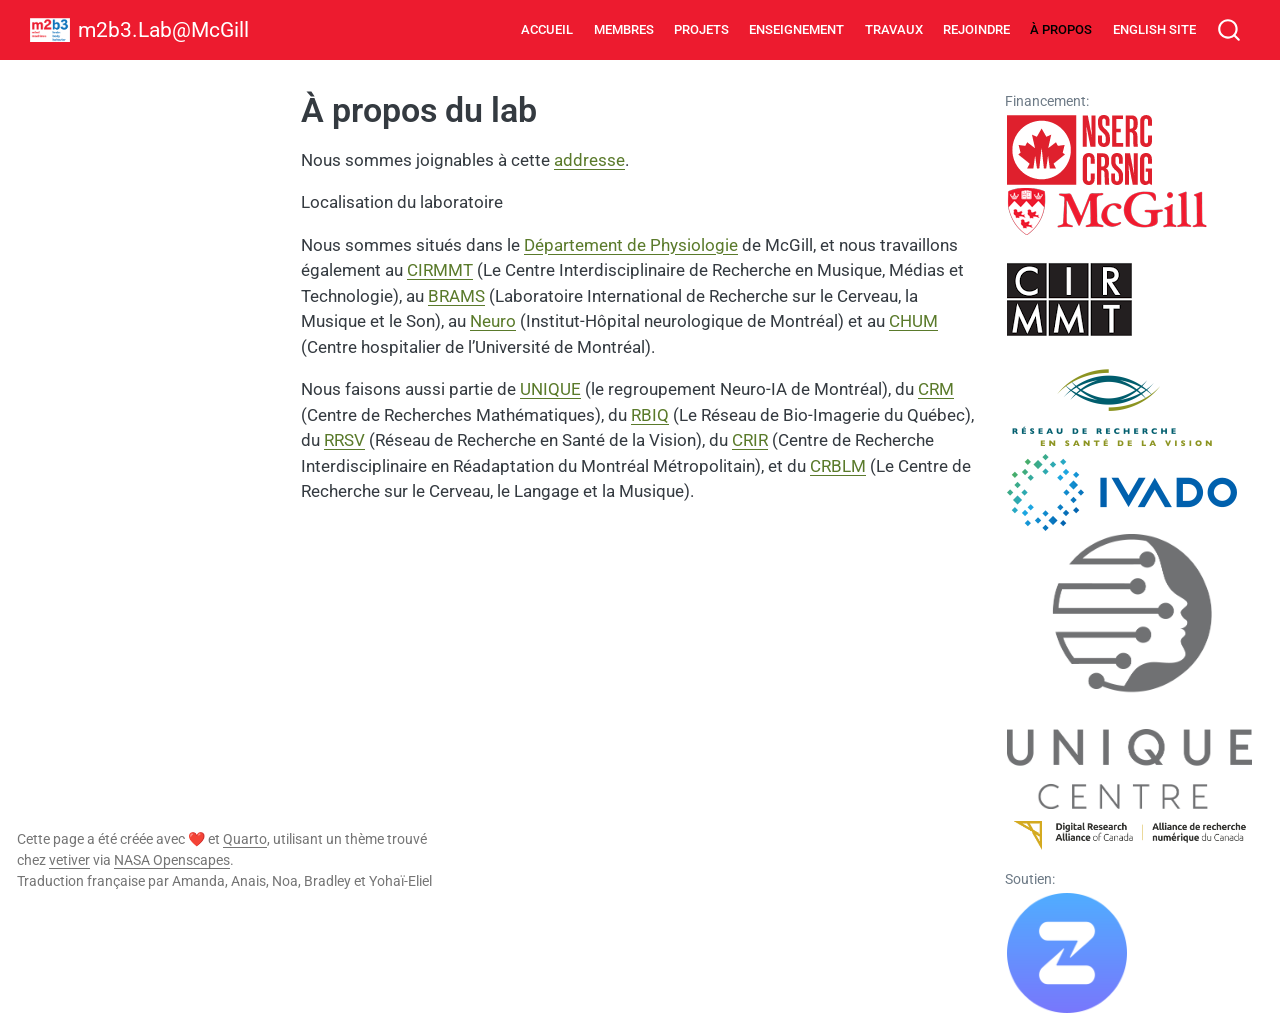
<file: docs/locate.html>
<!DOCTYPE html>
<html xmlns="http://www.w3.org/1999/xhtml" lang="fr" xml:lang="fr"><head>

<meta charset="utf-8">
<meta name="generator" content="quarto-1.8.27">

<meta name="viewport" content="width=device-width, initial-scale=1.0, user-scalable=yes">


<title>À propos du lab – m2b3.Lab@McGill</title>
<style>
code{white-space: pre-wrap;}
span.smallcaps{font-variant: small-caps;}
div.columns{display: flex; gap: min(4vw, 1.5em);}
div.column{flex: auto; overflow-x: auto;}
div.hanging-indent{margin-left: 1.5em; text-indent: -1.5em;}
ul.task-list{list-style: none;}
ul.task-list li input[type="checkbox"] {
  width: 0.8em;
  margin: 0 0.8em 0.2em -1em; /* quarto-specific, see https://github.com/quarto-dev/quarto-cli/issues/4556 */ 
  vertical-align: middle;
}
</style>


<script src="site_libs/quarto-nav/quarto-nav.js"></script>
<script src="site_libs/quarto-nav/headroom.min.js"></script>
<script src="site_libs/clipboard/clipboard.min.js"></script>
<script src="site_libs/quarto-search/autocomplete.umd.js"></script>
<script src="site_libs/quarto-search/fuse.min.js"></script>
<script src="site_libs/quarto-search/quarto-search.js"></script>
<meta name="quarto:offset" content="./">
<link href="./images/m2b3sq_favicon.png" rel="icon" type="image/png">
<script src="site_libs/quarto-html/quarto.js" type="module"></script>
<script src="site_libs/quarto-html/tabsets/tabsets.js" type="module"></script>
<script src="site_libs/quarto-html/axe/axe-check.js" type="module"></script>
<script src="site_libs/quarto-html/popper.min.js"></script>
<script src="site_libs/quarto-html/tippy.umd.min.js"></script>
<script src="site_libs/quarto-html/anchor.min.js"></script>
<link href="site_libs/quarto-html/tippy.css" rel="stylesheet">
<link href="site_libs/quarto-html/quarto-syntax-highlighting-ed96de9b727972fe78a7b5d16c58bf87.css" rel="stylesheet" id="quarto-text-highlighting-styles">
<script src="site_libs/bootstrap/bootstrap.min.js"></script>
<link href="site_libs/bootstrap/bootstrap-icons.css" rel="stylesheet">
<link href="site_libs/bootstrap/bootstrap-b197fa680512e054cc4f9c16efbc6578.min.css" rel="stylesheet" append-hash="true" id="quarto-bootstrap" data-mode="light">
<script id="quarto-search-options" type="application/json">{
  "location": "navbar",
  "copy-button": false,
  "collapse-after": 3,
  "panel-placement": "end",
  "type": "overlay",
  "limit": 50,
  "keyboard-shortcut": [
    "f",
    "/",
    "s"
  ],
  "show-item-context": false,
  "language": {
    "search-no-results-text": "Pas de résultats",
    "search-matching-documents-text": "documents trouvés",
    "search-copy-link-title": "Copier le lien vers la recherche",
    "search-hide-matches-text": "Cacher les correspondances additionnelles",
    "search-more-match-text": "correspondance de plus dans ce document",
    "search-more-matches-text": "correspondances de plus dans ce document",
    "search-clear-button-title": "Effacer",
    "search-text-placeholder": "",
    "search-detached-cancel-button-title": "Annuler",
    "search-submit-button-title": "Envoyer",
    "search-label": "Recherche"
  }
}</script>


<link rel="stylesheet" href="styles.css">
</head>

<body class="floating nav-fixed quarto-light">

<div id="quarto-search-results"></div>
  <header id="quarto-header" class="headroom fixed-top">
    <nav class="navbar navbar-expand-lg " data-bs-theme="dark">
      <div class="navbar-container container-fluid">
      <div class="navbar-brand-container mx-auto">
    <a href="./index.html" class="navbar-brand navbar-brand-logo">
    <img src="./images/m2b3_white.png" alt="Lab logo" class="navbar-logo light-content">
    <img src="./images/m2b3_white.png" alt="Lab logo" class="navbar-logo dark-content">
    </a>
    <a class="navbar-brand" href="./index.html">
    <span class="navbar-title">m2b3.Lab@McGill</span>
    </a>
  </div>
            <div id="quarto-search" class="" title="Recherche"></div>
          <button class="navbar-toggler" type="button" data-bs-toggle="collapse" data-bs-target="#navbarCollapse" aria-controls="navbarCollapse" role="menu" aria-expanded="false" aria-label="Basculer la navigation" onclick="if (window.quartoToggleHeadroom) { window.quartoToggleHeadroom(); }">
  <span class="navbar-toggler-icon"></span>
</button>
          <div class="collapse navbar-collapse" id="navbarCollapse">
            <ul class="navbar-nav navbar-nav-scroll ms-auto">
  <li class="nav-item">
    <a class="nav-link" href="./index.html"> 
<span class="menu-text">Accueil</span></a>
  </li>  
  <li class="nav-item">
    <a class="nav-link" href="./members.html"> 
<span class="menu-text">Membres</span></a>
  </li>  
  <li class="nav-item">
    <a class="nav-link" href="./projects.html"> 
<span class="menu-text">Projets</span></a>
  </li>  
  <li class="nav-item">
    <a class="nav-link" href="./teaching.html"> 
<span class="menu-text">Enseignement</span></a>
  </li>  
  <li class="nav-item">
    <a class="nav-link" href="./output.html"> 
<span class="menu-text">Travaux</span></a>
  </li>  
  <li class="nav-item">
    <a class="nav-link" href="./join.html"> 
<span class="menu-text">Rejoindre</span></a>
  </li>  
  <li class="nav-item">
    <a class="nav-link active" href="./locate.html" aria-current="page"> 
<span class="menu-text">À propos</span></a>
  </li>  
  <li class="nav-item">
    <a class="nav-link" href="https://m2b3.github.io"> 
<span class="menu-text">English site</span></a>
  </li>  
</ul>
          </div> <!-- /navcollapse -->
            <div class="quarto-navbar-tools">
</div>
      </div> <!-- /container-fluid -->
    </nav>
</header>
<!-- content -->
<div id="quarto-content" class="quarto-container page-columns page-rows-contents page-layout-article page-navbar">
<!-- sidebar -->
  <nav id="quarto-sidebar" class="sidebar collapse collapse-horizontal quarto-sidebar-collapse-item sidebar-navigation floating overflow-auto">
    
</nav>
<div id="quarto-sidebar-glass" class="quarto-sidebar-collapse-item" data-bs-toggle="collapse" data-bs-target=".quarto-sidebar-collapse-item"></div>
<!-- margin-sidebar -->
    <div id="quarto-margin-sidebar" class="sidebar margin-sidebar zindex-bottom">
    </div>
<!-- main -->
<main class="content page-columns page-full" id="quarto-document-content">

<header id="title-block-header" class="quarto-title-block default">
<div class="quarto-title">
<h1 class="title">À propos du lab</h1>
</div>



<div class="quarto-title-meta">

    
  
    
  </div>
  


</header>


<!-- ff -->

<div class="no-row-height column-margin column-container"><div class="">
<p>Financement:</p>
<div id="funding">
<div class="quarto-layout-panel" data-layout-ncol="1">
<div class="quarto-layout-row">
<div class="quarto-layout-cell" style="flex-basis: 100.0%;justify-content: center;">
<p><img src="images/nsercLogo.png" class="img-fluid" alt="NSERC logo"></p>
</div>
</div>
<div class="quarto-layout-row">
<div class="quarto-layout-cell" style="flex-basis: 100.0%;justify-content: center;">
<p><img src="images/mcgill.png" class="img-fluid" alt="McGill logo"></p>
</div>
</div>
<div class="quarto-layout-row">
<div class="quarto-layout-cell" style="flex-basis: 100.0%;justify-content: center;">
<p><img src="images/cirmmt.png" class="img-fluid" alt="CIRMMT logo"></p>
</div>
</div>
<div class="quarto-layout-row">
<div class="quarto-layout-cell" style="flex-basis: 100.0%;justify-content: center;">
<p><img src="images/vhrn.png" class="img-fluid" alt="VHRN logo"></p>
</div>
</div>
<div class="quarto-layout-row">
<div class="quarto-layout-cell" style="flex-basis: 100.0%;justify-content: center;">
<p><img src="images/ivado.png" class="img-fluid" alt="IVADO logo"></p>
</div>
</div>
<div class="quarto-layout-row">
<div class="quarto-layout-cell" style="flex-basis: 100.0%;justify-content: center;">
<p><img src="images/unique.png" class="img-fluid" alt="UNIQUE logo"></p>
</div>
</div>
<div class="quarto-layout-row">
<div class="quarto-layout-cell" style="flex-basis: 100.0%;justify-content: center;">
<p><img src="images/drac.png" class="img-fluid" alt="DRIO logo"></p>
</div>
</div>
</div>
</div>
<p>Soutien:</p>
<div id="support">
<div class="quarto-layout-panel" data-layout-ncol="2">
<div class="quarto-layout-row">
<div class="quarto-layout-cell" style="flex-basis: 50.0%;justify-content: center;">
<p><a href="https://zulip.com" data-fig-alt="Zulip"><img src="images/zulip.png" class="img-fluid"></a></p>
</div>
</div>
</div>
</div>
</div></div><p>Nous sommes joignables à cette <script type="text/javascript">
<!--
h='&#x6d;&#x63;&#x67;&#x69;&#108;&#108;&#46;&#x63;&#x61;';a='&#64;';n='&#x25;&#50;&#48;&#x6d;&#50;&#98;&#x33;&#46;&#108;&#x61;&#98;';e=n+a+h;
document.write('<a h'+'ref'+'="ma'+'ilto'+':'+e+'" clas'+'s="em' + 'ail">'+'&#x61;&#100;&#100;&#114;&#x65;&#x73;&#x73;&#x65;'+'<\/'+'a'+'>');
// -->
</script><noscript>addresse (%20m2b3.lab at mcgill dot ca)</noscript>.</p>
<p>Localisation du laboratoire</p>
<p>Nous sommes situés dans le <a href="https://www.mcgill.ca/physiology/">Département de Physiologie</a> de McGill, et nous travaillons également au <a href="https://www.cirmmt.org/fr/welcome-to-cirmmt?set_language=fr">CIRMMT</a> (Le Centre Interdisciplinaire de Recherche en Musique, Médias et Technologie), au <a href="https://brams.org/">BRAMS</a> (Laboratoire International de Recherche sur le Cerveau, la Musique et le Son), au <a href="https://www.mcgill.ca/neuro/fr">Neuro</a> (Institut-Hôpital neurologique de Montréal) et au <a href="https://www.chumontreal.qc.ca/">CHUM</a> (Centre hospitalier de l’Université de Montréal).</p>
<p>Nous faisons aussi partie de <a href="https://fr.unique.quebec/">UNIQUE</a> (le regroupement Neuro-IA de Montréal), du <a href="https://www.crmath.ca/">CRM</a> (Centre de Recherches Mathématiques), du <a href="https://rbiq-qbin.qc.ca/fr/">RBIQ</a> (Le Réseau de Bio-Imagerie du Québec), du <a href="https://reseauvision.ca/">RRSV</a> (Réseau de Recherche en Santé de la Vision), du <a href="https://crir.ca/">CRIR</a> (Centre de Recherche Interdisciplinaire en Réadaptation du Montréal Métropolitain), et du <a href="https://crblm.ca/fr/">CRBLM</a> (Le Centre de Recherche sur le Cerveau, le Langage et la Musique).</p>



</main> <!-- /main -->
<script id="quarto-html-after-body" type="application/javascript">
  window.document.addEventListener("DOMContentLoaded", function (event) {
    const icon = "";
    const anchorJS = new window.AnchorJS();
    anchorJS.options = {
      placement: 'right',
      icon: icon
    };
    anchorJS.add('.anchored');
    const isCodeAnnotation = (el) => {
      for (const clz of el.classList) {
        if (clz.startsWith('code-annotation-')) {                     
          return true;
        }
      }
      return false;
    }
    const onCopySuccess = function(e) {
      // button target
      const button = e.trigger;
      // don't keep focus
      button.blur();
      // flash "checked"
      button.classList.add('code-copy-button-checked');
      var currentTitle = button.getAttribute("title");
      button.setAttribute("title", "Copié");
      let tooltip;
      if (window.bootstrap) {
        button.setAttribute("data-bs-toggle", "tooltip");
        button.setAttribute("data-bs-placement", "left");
        button.setAttribute("data-bs-title", "Copié");
        tooltip = new bootstrap.Tooltip(button, 
          { trigger: "manual", 
            customClass: "code-copy-button-tooltip",
            offset: [0, -8]});
        tooltip.show();    
      }
      setTimeout(function() {
        if (tooltip) {
          tooltip.hide();
          button.removeAttribute("data-bs-title");
          button.removeAttribute("data-bs-toggle");
          button.removeAttribute("data-bs-placement");
        }
        button.setAttribute("title", currentTitle);
        button.classList.remove('code-copy-button-checked');
      }, 1000);
      // clear code selection
      e.clearSelection();
    }
    const getTextToCopy = function(trigger) {
      const outerScaffold = trigger.parentElement.cloneNode(true);
      const codeEl = outerScaffold.querySelector('code');
      for (const childEl of codeEl.children) {
        if (isCodeAnnotation(childEl)) {
          childEl.remove();
        }
      }
      return codeEl.innerText;
    }
    const clipboard = new window.ClipboardJS('.code-copy-button:not([data-in-quarto-modal])', {
      text: getTextToCopy
    });
    clipboard.on('success', onCopySuccess);
    if (window.document.getElementById('quarto-embedded-source-code-modal')) {
      const clipboardModal = new window.ClipboardJS('.code-copy-button[data-in-quarto-modal]', {
        text: getTextToCopy,
        container: window.document.getElementById('quarto-embedded-source-code-modal')
      });
      clipboardModal.on('success', onCopySuccess);
    }
      var localhostRegex = new RegExp(/^(?:http|https):\/\/localhost\:?[0-9]*\//);
      var mailtoRegex = new RegExp(/^mailto:/);
        var filterRegex = new RegExp("https:\/\/m2b3\.github\.io\/fr");
      var isInternal = (href) => {
          return filterRegex.test(href) || localhostRegex.test(href) || mailtoRegex.test(href);
      }
      // Inspect non-navigation links and adorn them if external
     var links = window.document.querySelectorAll('a[href]:not(.nav-link):not(.navbar-brand):not(.toc-action):not(.sidebar-link):not(.sidebar-item-toggle):not(.pagination-link):not(.no-external):not([aria-hidden]):not(.dropdown-item):not(.quarto-navigation-tool):not(.about-link)');
      for (var i=0; i<links.length; i++) {
        const link = links[i];
        if (!isInternal(link.href)) {
          // undo the damage that might have been done by quarto-nav.js in the case of
          // links that we want to consider external
          if (link.dataset.originalHref !== undefined) {
            link.href = link.dataset.originalHref;
          }
        }
      }
    function tippyHover(el, contentFn, onTriggerFn, onUntriggerFn) {
      const config = {
        allowHTML: true,
        maxWidth: 500,
        delay: 100,
        arrow: false,
        appendTo: function(el) {
            return el.parentElement;
        },
        interactive: true,
        interactiveBorder: 10,
        theme: 'quarto',
        placement: 'bottom-start',
      };
      if (contentFn) {
        config.content = contentFn;
      }
      if (onTriggerFn) {
        config.onTrigger = onTriggerFn;
      }
      if (onUntriggerFn) {
        config.onUntrigger = onUntriggerFn;
      }
      window.tippy(el, config); 
    }
    const noterefs = window.document.querySelectorAll('a[role="doc-noteref"]');
    for (var i=0; i<noterefs.length; i++) {
      const ref = noterefs[i];
      tippyHover(ref, function() {
        // use id or data attribute instead here
        let href = ref.getAttribute('data-footnote-href') || ref.getAttribute('href');
        try { href = new URL(href).hash; } catch {}
        const id = href.replace(/^#\/?/, "");
        const note = window.document.getElementById(id);
        if (note) {
          return note.innerHTML;
        } else {
          return "";
        }
      });
    }
    const xrefs = window.document.querySelectorAll('a.quarto-xref');
    const processXRef = (id, note) => {
      // Strip column container classes
      const stripColumnClz = (el) => {
        el.classList.remove("page-full", "page-columns");
        if (el.children) {
          for (const child of el.children) {
            stripColumnClz(child);
          }
        }
      }
      stripColumnClz(note)
      if (id === null || id.startsWith('sec-')) {
        // Special case sections, only their first couple elements
        const container = document.createElement("div");
        if (note.children && note.children.length > 2) {
          container.appendChild(note.children[0].cloneNode(true));
          for (let i = 1; i < note.children.length; i++) {
            const child = note.children[i];
            if (child.tagName === "P" && child.innerText === "") {
              continue;
            } else {
              container.appendChild(child.cloneNode(true));
              break;
            }
          }
          if (window.Quarto?.typesetMath) {
            window.Quarto.typesetMath(container);
          }
          return container.innerHTML
        } else {
          if (window.Quarto?.typesetMath) {
            window.Quarto.typesetMath(note);
          }
          return note.innerHTML;
        }
      } else {
        // Remove any anchor links if they are present
        const anchorLink = note.querySelector('a.anchorjs-link');
        if (anchorLink) {
          anchorLink.remove();
        }
        if (window.Quarto?.typesetMath) {
          window.Quarto.typesetMath(note);
        }
        if (note.classList.contains("callout")) {
          return note.outerHTML;
        } else {
          return note.innerHTML;
        }
      }
    }
    for (var i=0; i<xrefs.length; i++) {
      const xref = xrefs[i];
      tippyHover(xref, undefined, function(instance) {
        instance.disable();
        let url = xref.getAttribute('href');
        let hash = undefined; 
        if (url.startsWith('#')) {
          hash = url;
        } else {
          try { hash = new URL(url).hash; } catch {}
        }
        if (hash) {
          const id = hash.replace(/^#\/?/, "");
          const note = window.document.getElementById(id);
          if (note !== null) {
            try {
              const html = processXRef(id, note.cloneNode(true));
              instance.setContent(html);
            } finally {
              instance.enable();
              instance.show();
            }
          } else {
            // See if we can fetch this
            fetch(url.split('#')[0])
            .then(res => res.text())
            .then(html => {
              const parser = new DOMParser();
              const htmlDoc = parser.parseFromString(html, "text/html");
              const note = htmlDoc.getElementById(id);
              if (note !== null) {
                const html = processXRef(id, note);
                instance.setContent(html);
              } 
            }).finally(() => {
              instance.enable();
              instance.show();
            });
          }
        } else {
          // See if we can fetch a full url (with no hash to target)
          // This is a special case and we should probably do some content thinning / targeting
          fetch(url)
          .then(res => res.text())
          .then(html => {
            const parser = new DOMParser();
            const htmlDoc = parser.parseFromString(html, "text/html");
            const note = htmlDoc.querySelector('main.content');
            if (note !== null) {
              // This should only happen for chapter cross references
              // (since there is no id in the URL)
              // remove the first header
              if (note.children.length > 0 && note.children[0].tagName === "HEADER") {
                note.children[0].remove();
              }
              const html = processXRef(null, note);
              instance.setContent(html);
            } 
          }).finally(() => {
            instance.enable();
            instance.show();
          });
        }
      }, function(instance) {
      });
    }
        let selectedAnnoteEl;
        const selectorForAnnotation = ( cell, annotation) => {
          let cellAttr = 'data-code-cell="' + cell + '"';
          let lineAttr = 'data-code-annotation="' +  annotation + '"';
          const selector = 'span[' + cellAttr + '][' + lineAttr + ']';
          return selector;
        }
        const selectCodeLines = (annoteEl) => {
          const doc = window.document;
          const targetCell = annoteEl.getAttribute("data-target-cell");
          const targetAnnotation = annoteEl.getAttribute("data-target-annotation");
          const annoteSpan = window.document.querySelector(selectorForAnnotation(targetCell, targetAnnotation));
          const lines = annoteSpan.getAttribute("data-code-lines").split(",");
          const lineIds = lines.map((line) => {
            return targetCell + "-" + line;
          })
          let top = null;
          let height = null;
          let parent = null;
          if (lineIds.length > 0) {
              //compute the position of the single el (top and bottom and make a div)
              const el = window.document.getElementById(lineIds[0]);
              top = el.offsetTop;
              height = el.offsetHeight;
              parent = el.parentElement.parentElement;
            if (lineIds.length > 1) {
              const lastEl = window.document.getElementById(lineIds[lineIds.length - 1]);
              const bottom = lastEl.offsetTop + lastEl.offsetHeight;
              height = bottom - top;
            }
            if (top !== null && height !== null && parent !== null) {
              // cook up a div (if necessary) and position it 
              let div = window.document.getElementById("code-annotation-line-highlight");
              if (div === null) {
                div = window.document.createElement("div");
                div.setAttribute("id", "code-annotation-line-highlight");
                div.style.position = 'absolute';
                parent.appendChild(div);
              }
              div.style.top = top - 2 + "px";
              div.style.height = height + 4 + "px";
              div.style.left = 0;
              let gutterDiv = window.document.getElementById("code-annotation-line-highlight-gutter");
              if (gutterDiv === null) {
                gutterDiv = window.document.createElement("div");
                gutterDiv.setAttribute("id", "code-annotation-line-highlight-gutter");
                gutterDiv.style.position = 'absolute';
                const codeCell = window.document.getElementById(targetCell);
                const gutter = codeCell.querySelector('.code-annotation-gutter');
                gutter.appendChild(gutterDiv);
              }
              gutterDiv.style.top = top - 2 + "px";
              gutterDiv.style.height = height + 4 + "px";
            }
            selectedAnnoteEl = annoteEl;
          }
        };
        const unselectCodeLines = () => {
          const elementsIds = ["code-annotation-line-highlight", "code-annotation-line-highlight-gutter"];
          elementsIds.forEach((elId) => {
            const div = window.document.getElementById(elId);
            if (div) {
              div.remove();
            }
          });
          selectedAnnoteEl = undefined;
        };
          // Handle positioning of the toggle
      window.addEventListener(
        "resize",
        throttle(() => {
          elRect = undefined;
          if (selectedAnnoteEl) {
            selectCodeLines(selectedAnnoteEl);
          }
        }, 10)
      );
      function throttle(fn, ms) {
      let throttle = false;
      let timer;
        return (...args) => {
          if(!throttle) { // first call gets through
              fn.apply(this, args);
              throttle = true;
          } else { // all the others get throttled
              if(timer) clearTimeout(timer); // cancel #2
              timer = setTimeout(() => {
                fn.apply(this, args);
                timer = throttle = false;
              }, ms);
          }
        };
      }
        // Attach click handler to the DT
        const annoteDls = window.document.querySelectorAll('dt[data-target-cell]');
        for (const annoteDlNode of annoteDls) {
          annoteDlNode.addEventListener('click', (event) => {
            const clickedEl = event.target;
            if (clickedEl !== selectedAnnoteEl) {
              unselectCodeLines();
              const activeEl = window.document.querySelector('dt[data-target-cell].code-annotation-active');
              if (activeEl) {
                activeEl.classList.remove('code-annotation-active');
              }
              selectCodeLines(clickedEl);
              clickedEl.classList.add('code-annotation-active');
            } else {
              // Unselect the line
              unselectCodeLines();
              clickedEl.classList.remove('code-annotation-active');
            }
          });
        }
    const findCites = (el) => {
      const parentEl = el.parentElement;
      if (parentEl) {
        const cites = parentEl.dataset.cites;
        if (cites) {
          return {
            el,
            cites: cites.split(' ')
          };
        } else {
          return findCites(el.parentElement)
        }
      } else {
        return undefined;
      }
    };
    var bibliorefs = window.document.querySelectorAll('a[role="doc-biblioref"]');
    for (var i=0; i<bibliorefs.length; i++) {
      const ref = bibliorefs[i];
      const citeInfo = findCites(ref);
      if (citeInfo) {
        tippyHover(citeInfo.el, function() {
          var popup = window.document.createElement('div');
          citeInfo.cites.forEach(function(cite) {
            var citeDiv = window.document.createElement('div');
            citeDiv.classList.add('hanging-indent');
            citeDiv.classList.add('csl-entry');
            var biblioDiv = window.document.getElementById('ref-' + cite);
            if (biblioDiv) {
              citeDiv.innerHTML = biblioDiv.innerHTML;
            }
            popup.appendChild(citeDiv);
          });
          return popup.innerHTML;
        });
      }
    }
  });
  </script>
</div> <!-- /content -->
<footer class="footer">
  <div class="nav-footer">
    <div class="nav-footer-left">
<p>Cette page a été créée avec ❤️ et <a href="https://quarto.org/">Quarto</a>, utilisant un thème trouvé chez <a href="https://github.com/rstudio/vetiver.rstudio.com">vetiver</a> via <a href="https://nasa-openscapes.github.io/">NASA Openscapes</a>.<br>
Traduction française par Amanda, Anais, Noa, Bradley et Yohaï-Eliel</p>
</div>   
    <div class="nav-footer-center">
      &nbsp;
    </div>
    <div class="nav-footer-right">
      &nbsp;
    </div>
  </div>
</footer>




</body></html>
</file>
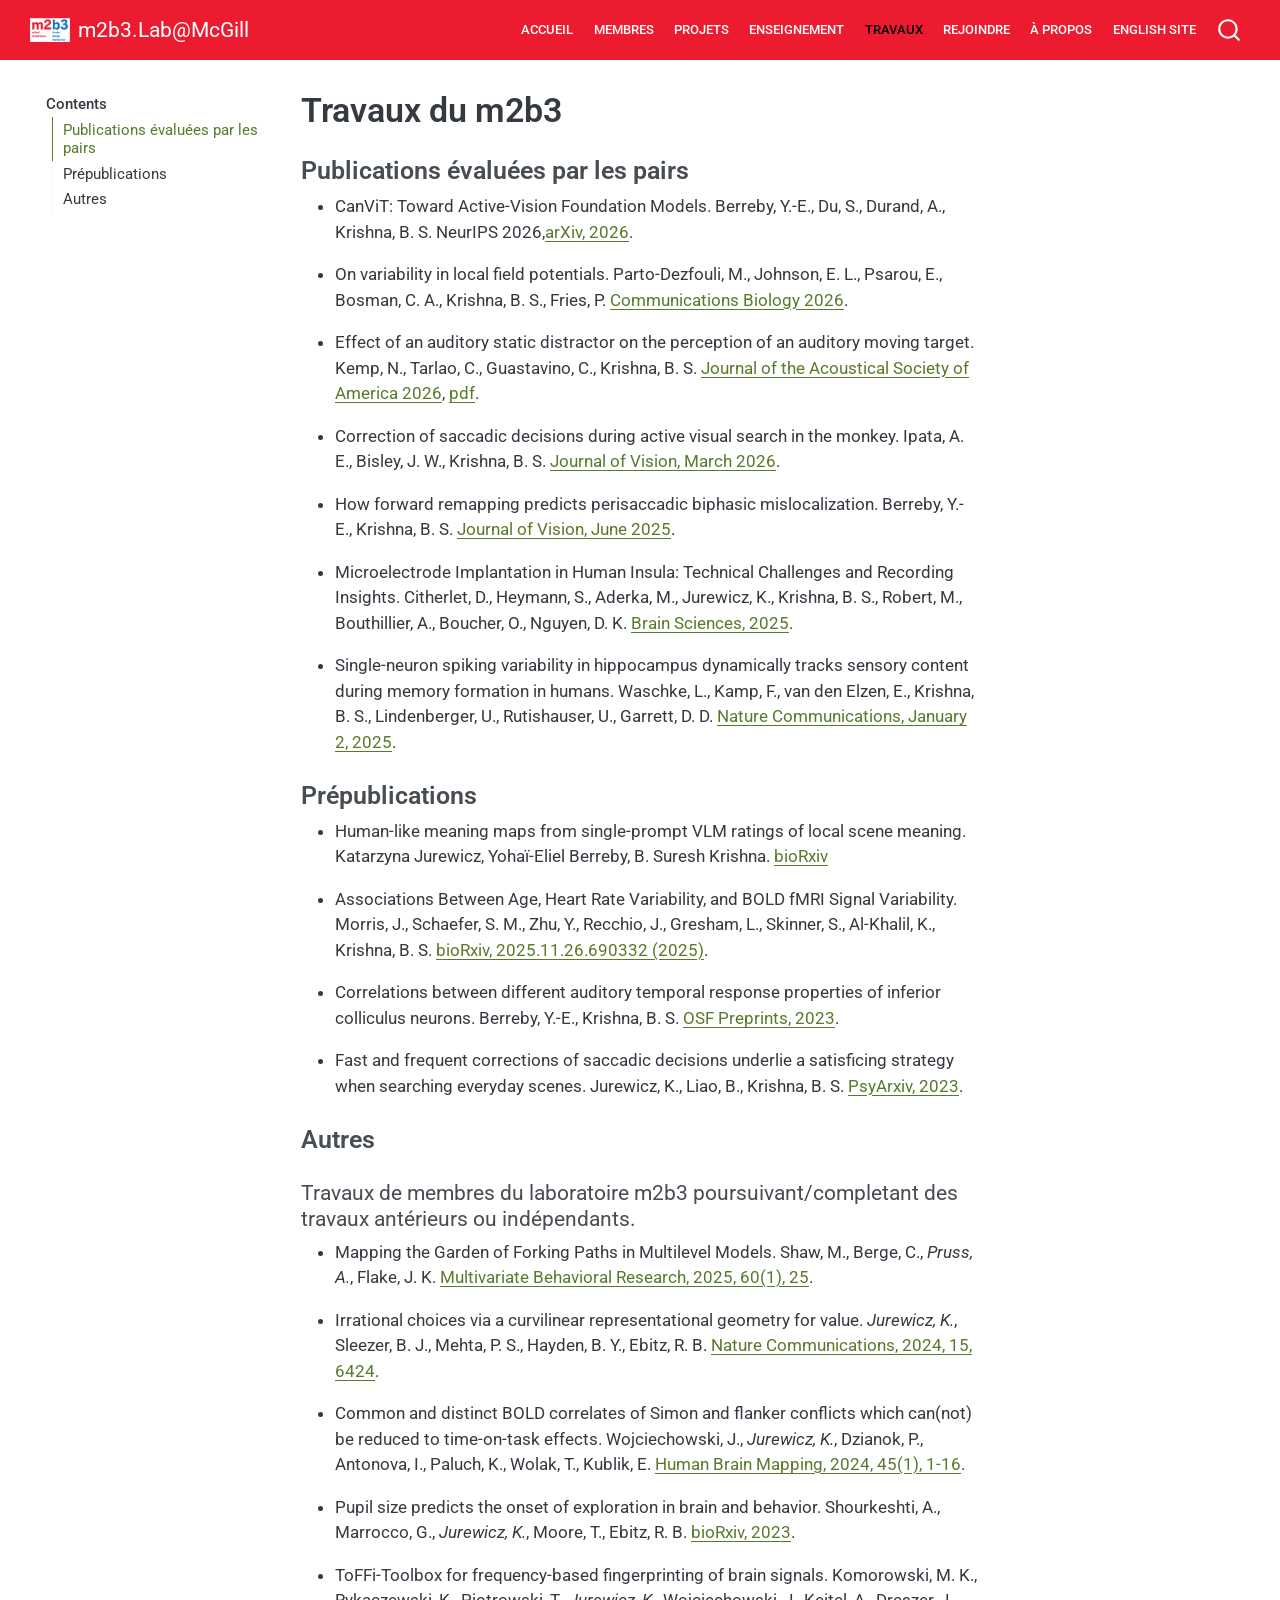
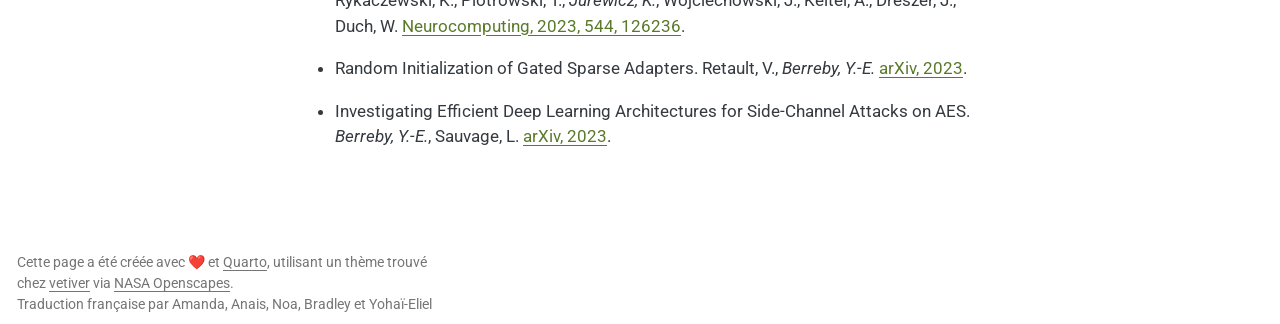
<file: docs/output.html>
<!DOCTYPE html>
<html xmlns="http://www.w3.org/1999/xhtml" lang="en" xml:lang="en"><head>

<meta charset="utf-8">
<meta name="generator" content="quarto-1.8.27">

<meta name="viewport" content="width=device-width, initial-scale=1.0, user-scalable=yes">


<title>Travaux du m2b3 – m2b3.Lab@McGill</title>
<style>
code{white-space: pre-wrap;}
span.smallcaps{font-variant: small-caps;}
div.columns{display: flex; gap: min(4vw, 1.5em);}
div.column{flex: auto; overflow-x: auto;}
div.hanging-indent{margin-left: 1.5em; text-indent: -1.5em;}
ul.task-list{list-style: none;}
ul.task-list li input[type="checkbox"] {
  width: 0.8em;
  margin: 0 0.8em 0.2em -1em; /* quarto-specific, see https://github.com/quarto-dev/quarto-cli/issues/4556 */ 
  vertical-align: middle;
}
</style>


<script src="site_libs/quarto-nav/quarto-nav.js"></script>
<script src="site_libs/quarto-nav/headroom.min.js"></script>
<script src="site_libs/clipboard/clipboard.min.js"></script>
<script src="site_libs/quarto-search/autocomplete.umd.js"></script>
<script src="site_libs/quarto-search/fuse.min.js"></script>
<script src="site_libs/quarto-search/quarto-search.js"></script>
<meta name="quarto:offset" content="./">
<link href="./images/m2b3sq_favicon.png" rel="icon" type="image/png">
<script src="site_libs/quarto-html/quarto.js" type="module"></script>
<script src="site_libs/quarto-html/tabsets/tabsets.js" type="module"></script>
<script src="site_libs/quarto-html/axe/axe-check.js" type="module"></script>
<script src="site_libs/quarto-html/popper.min.js"></script>
<script src="site_libs/quarto-html/tippy.umd.min.js"></script>
<script src="site_libs/quarto-html/anchor.min.js"></script>
<link href="site_libs/quarto-html/tippy.css" rel="stylesheet">
<link href="site_libs/quarto-html/quarto-syntax-highlighting-ed96de9b727972fe78a7b5d16c58bf87.css" rel="stylesheet" id="quarto-text-highlighting-styles">
<script src="site_libs/bootstrap/bootstrap.min.js"></script>
<link href="site_libs/bootstrap/bootstrap-icons.css" rel="stylesheet">
<link href="site_libs/bootstrap/bootstrap-b197fa680512e054cc4f9c16efbc6578.min.css" rel="stylesheet" append-hash="true" id="quarto-bootstrap" data-mode="light">
<script id="quarto-search-options" type="application/json">{
  "location": "navbar",
  "copy-button": false,
  "collapse-after": 3,
  "panel-placement": "end",
  "type": "overlay",
  "limit": 50,
  "keyboard-shortcut": [
    "f",
    "/",
    "s"
  ],
  "show-item-context": false,
  "language": {
    "search-no-results-text": "No results",
    "search-matching-documents-text": "matching documents",
    "search-copy-link-title": "Copy link to search",
    "search-hide-matches-text": "Hide additional matches",
    "search-more-match-text": "more match in this document",
    "search-more-matches-text": "more matches in this document",
    "search-clear-button-title": "Clear",
    "search-text-placeholder": "",
    "search-detached-cancel-button-title": "Cancel",
    "search-submit-button-title": "Submit",
    "search-label": "Search"
  }
}</script>


<link rel="stylesheet" href="styles.css">
</head>

<body class="floating nav-fixed quarto-light">

<div id="quarto-search-results"></div>
  <header id="quarto-header" class="headroom fixed-top">
    <nav class="navbar navbar-expand-lg " data-bs-theme="dark">
      <div class="navbar-container container-fluid">
      <div class="navbar-brand-container mx-auto">
    <a href="./index.html" class="navbar-brand navbar-brand-logo">
    <img src="./images/m2b3_white.png" alt="Lab logo" class="navbar-logo light-content">
    <img src="./images/m2b3_white.png" alt="Lab logo" class="navbar-logo dark-content">
    </a>
    <a class="navbar-brand" href="./index.html">
    <span class="navbar-title">m2b3.Lab@McGill</span>
    </a>
  </div>
            <div id="quarto-search" class="" title="Search"></div>
          <button class="navbar-toggler" type="button" data-bs-toggle="collapse" data-bs-target="#navbarCollapse" aria-controls="navbarCollapse" role="menu" aria-expanded="false" aria-label="Toggle navigation" onclick="if (window.quartoToggleHeadroom) { window.quartoToggleHeadroom(); }">
  <span class="navbar-toggler-icon"></span>
</button>
          <div class="collapse navbar-collapse" id="navbarCollapse">
            <ul class="navbar-nav navbar-nav-scroll ms-auto">
  <li class="nav-item">
    <a class="nav-link" href="./index.html"> 
<span class="menu-text">Accueil</span></a>
  </li>  
  <li class="nav-item">
    <a class="nav-link" href="./members.html"> 
<span class="menu-text">Membres</span></a>
  </li>  
  <li class="nav-item">
    <a class="nav-link" href="./projects.html"> 
<span class="menu-text">Projets</span></a>
  </li>  
  <li class="nav-item">
    <a class="nav-link" href="./teaching.html"> 
<span class="menu-text">Enseignement</span></a>
  </li>  
  <li class="nav-item">
    <a class="nav-link active" href="./output.html" aria-current="page"> 
<span class="menu-text">Travaux</span></a>
  </li>  
  <li class="nav-item">
    <a class="nav-link" href="./join.html"> 
<span class="menu-text">Rejoindre</span></a>
  </li>  
  <li class="nav-item">
    <a class="nav-link" href="./locate.html"> 
<span class="menu-text">À propos</span></a>
  </li>  
  <li class="nav-item">
    <a class="nav-link" href="https://m2b3.github.io"> 
<span class="menu-text">English site</span></a>
  </li>  
</ul>
          </div> <!-- /navcollapse -->
            <div class="quarto-navbar-tools">
</div>
      </div> <!-- /container-fluid -->
    </nav>
</header>
<!-- content -->
<div id="quarto-content" class="quarto-container page-columns page-rows-contents page-layout-article page-navbar">
<!-- sidebar -->
  <nav id="quarto-sidebar" class="sidebar collapse collapse-horizontal quarto-sidebar-collapse-item sidebar-navigation floating overflow-auto">
    <nav id="TOC" role="doc-toc" class="toc-active">
    <h2 id="toc-title">Contents</h2>
   
  <ul>
  <li><a href="#publications-évaluées-par-les-pairs" id="toc-publications-évaluées-par-les-pairs" class="nav-link active" data-scroll-target="#publications-évaluées-par-les-pairs">Publications évaluées par les pairs</a></li>
  <li><a href="#prépublications" id="toc-prépublications" class="nav-link" data-scroll-target="#prépublications">Prépublications</a></li>
  <li><a href="#autres" id="toc-autres" class="nav-link" data-scroll-target="#autres">Autres</a></li>
  </ul>
</nav>
</nav>
<div id="quarto-sidebar-glass" class="quarto-sidebar-collapse-item" data-bs-toggle="collapse" data-bs-target=".quarto-sidebar-collapse-item"></div>
<!-- margin-sidebar -->
    <div id="quarto-margin-sidebar" class="sidebar margin-sidebar zindex-bottom">
    </div>
<!-- main -->
<main class="content" id="quarto-document-content">

<header id="title-block-header" class="quarto-title-block default">
<div class="quarto-title">
<h1 class="title">Travaux du m2b3</h1>
</div>



<div class="quarto-title-meta">

    
  
    
  </div>
  


</header>


<section id="publications-évaluées-par-les-pairs" class="level3">
<h3 class="anchored" data-anchor-id="publications-évaluées-par-les-pairs">Publications évaluées par les pairs</h3>
<ul>
<li><p>CanViT: Toward Active-Vision Foundation Models. Berreby, Y.-E., Du, S., Durand, A., Krishna, B. S. NeurIPS 2026,<a href="https://arxiv.org/abs/2603.22570">arXiv, 2026</a>.</p></li>
<li><p>On variability in local field potentials. Parto-Dezfouli, M., Johnson, E. L., Psarou, E., Bosman, C. A., Krishna, B. S., Fries, P. <a href="https://www.nature.com/articles/s42003-026-10881-x">Communications Biology 2026</a>.</p></li>
<li><p>Effect of an auditory static distractor on the perception of an auditory moving target. Kemp, N., Tarlao, C., Guastavino, C., Krishna, B. S. <a href="https://pubs.aip.org/asa/jasa/article-abstract/160/4/3003/3406484/Effect-of-an-auditory-static-distractor-on-the">Journal of the Acoustical Society of America 2026</a>, <a href="pdfs/JASA2026.pdf">pdf</a>.</p></li>
<li><p>Correction of saccadic decisions during active visual search in the monkey. Ipata, A. E., Bisley, J. W., Krishna, B. S. <a href="https://jov.arvojournals.org/article.aspx?articleid=2811630">Journal of Vision, March 2026</a>.</p></li>
<li><p>How forward remapping predicts perisaccadic biphasic mislocalization. Berreby, Y.-E., Krishna, B. S. <a href="https://doi.org/10.1167/jov.25.7.4">Journal of Vision, June 2025</a>.</p></li>
<li><p>Microelectrode Implantation in Human Insula: Technical Challenges and Recording Insights. Citherlet, D., Heymann, S., Aderka, M., Jurewicz, K., Krishna, B. S., Robert, M., Bouthillier, A., Boucher, O., Nguyen, D. K. <a href="https://www.mdpi.com/2076-3425/15/6/550">Brain Sciences, 2025</a>.</p></li>
<li><p>Single-neuron spiking variability in hippocampus dynamically tracks sensory content during memory formation in humans. Waschke, L., Kamp, F., van den Elzen, E., Krishna, B. S., Lindenberger, U., Rutishauser, U., Garrett, D. D. <a href="https://www.nature.com/articles/s41467-024-55406-4">Nature Communications, January 2, 2025</a>.</p></li>
</ul>
</section>
<section id="prépublications" class="level3">
<h3 class="anchored" data-anchor-id="prépublications">Prépublications</h3>
<ul>
<li><p>Human-like meaning maps from single-prompt VLM ratings of local scene meaning. Katarzyna Jurewicz, Yohaï-Eliel Berreby, B. Suresh Krishna. <a href="https://www.biorxiv.org/content/10.64898/2026.08.30.748100v1">bioRxiv</a></p></li>
<li><p>Associations Between Age, Heart Rate Variability, and BOLD fMRI Signal Variability. Morris, J., Schaefer, S. M., Zhu, Y., Recchio, J., Gresham, L., Skinner, S., Al-Khalil, K., Krishna, B. S. <a href="https://www.biorxiv.org/content/10.1101/2025.11.26.690332v1">bioRxiv, 2025.11.26.690332 (2025)</a>.</p></li>
<li><p>Correlations between different auditory temporal response properties of inferior colliculus neurons. Berreby, Y.-E., Krishna, B. S. <a href="https://osf.io/rytvn/">OSF Preprints, 2023</a>.</p></li>
<li><p>Fast and frequent corrections of saccadic decisions underlie a satisficing strategy when searching everyday scenes. Jurewicz, K., Liao, B., Krishna, B. S. <a href="https://psyarxiv.com/8yta9">PsyArxiv, 2023</a>.</p></li>
</ul>
</section>
<section id="autres" class="level3">
<h3 class="anchored" data-anchor-id="autres">Autres</h3>
<section id="travaux-de-membres-du-laboratoire-m2b3-poursuivantcompletant-des-travaux-antérieurs-ou-indépendants." class="level4">
<h4 class="anchored" data-anchor-id="travaux-de-membres-du-laboratoire-m2b3-poursuivantcompletant-des-travaux-antérieurs-ou-indépendants.">Travaux de membres du laboratoire m2b3 poursuivant/completant des travaux antérieurs ou indépendants.</h4>
<ul>
<li><p>Mapping the Garden of Forking Paths in Multilevel Models. Shaw, M., Berge, C., <em>Pruss, A.</em>, Flake, J. K. <a href="https://doi.org/10.1080/00273171.2025.2443366">Multivariate Behavioral Research, 2025, 60(1), 25</a>.</p></li>
<li><p>Irrational choices via a curvilinear representational geometry for value. <em>Jurewicz, K.</em>, Sleezer, B. J., Mehta, P. S., Hayden, B. Y., Ebitz, R. B. <a href="https://doi.org/10.1038/s41467-024-49568-4">Nature Communications, 2024, 15, 6424</a>.</p></li>
<li><p>Common and distinct BOLD correlates of Simon and flanker conflicts which can(not) be reduced to time-on-task effects. Wojciechowski, J., <em>Jurewicz, K.</em>, Dzianok, P., Antonova, I., Paluch, K., Wolak, T., Kublik, E. <a href="https://doi.org/10.1002/hbm.26549">Human Brain Mapping, 2024, 45(1), 1-16</a>.</p></li>
<li><p>Pupil size predicts the onset of exploration in brain and behavior. Shourkeshti, A., Marrocco, G., <em>Jurewicz, K.</em>, Moore, T., Ebitz, R. B. <a href="https://www.biorxiv.org/content/10.1101/2023.05.24.541981v1">bioRxiv, 2023</a>.</p></li>
<li><p>ToFFi-Toolbox for frequency-based fingerprinting of brain signals. Komorowski, M. K., Rykaczewski, K., Piotrowski, T., <em>Jurewicz, K.</em>, Wojciechowski, J., Keitel, A., Dreszer, J., Duch, W. <a href="https://doi.org/10.1016/j.neucom.2023.126236">Neurocomputing, 2023, 544, 126236</a>.</p></li>
<li><p>Random Initialization of Gated Sparse Adapters. Retault, V., <em>Berreby, Y.-E.</em> <a href="https://arxiv.org/abs/2511.01794">arXiv, 2023</a>.</p></li>
<li><p>Investigating Efficient Deep Learning Architectures for Side-Channel Attacks on AES. <em>Berreby, Y.-E.</em>, Sauvage, L. <a href="https://arxiv.org/abs/2309.13170">arXiv, 2023</a>.</p></li>
</ul>


</section>
</section>

</main> <!-- /main -->
<script id="quarto-html-after-body" type="application/javascript">
  window.document.addEventListener("DOMContentLoaded", function (event) {
    const icon = "";
    const anchorJS = new window.AnchorJS();
    anchorJS.options = {
      placement: 'right',
      icon: icon
    };
    anchorJS.add('.anchored');
    const isCodeAnnotation = (el) => {
      for (const clz of el.classList) {
        if (clz.startsWith('code-annotation-')) {                     
          return true;
        }
      }
      return false;
    }
    const onCopySuccess = function(e) {
      // button target
      const button = e.trigger;
      // don't keep focus
      button.blur();
      // flash "checked"
      button.classList.add('code-copy-button-checked');
      var currentTitle = button.getAttribute("title");
      button.setAttribute("title", "Copied!");
      let tooltip;
      if (window.bootstrap) {
        button.setAttribute("data-bs-toggle", "tooltip");
        button.setAttribute("data-bs-placement", "left");
        button.setAttribute("data-bs-title", "Copied!");
        tooltip = new bootstrap.Tooltip(button, 
          { trigger: "manual", 
            customClass: "code-copy-button-tooltip",
            offset: [0, -8]});
        tooltip.show();    
      }
      setTimeout(function() {
        if (tooltip) {
          tooltip.hide();
          button.removeAttribute("data-bs-title");
          button.removeAttribute("data-bs-toggle");
          button.removeAttribute("data-bs-placement");
        }
        button.setAttribute("title", currentTitle);
        button.classList.remove('code-copy-button-checked');
      }, 1000);
      // clear code selection
      e.clearSelection();
    }
    const getTextToCopy = function(trigger) {
      const outerScaffold = trigger.parentElement.cloneNode(true);
      const codeEl = outerScaffold.querySelector('code');
      for (const childEl of codeEl.children) {
        if (isCodeAnnotation(childEl)) {
          childEl.remove();
        }
      }
      return codeEl.innerText;
    }
    const clipboard = new window.ClipboardJS('.code-copy-button:not([data-in-quarto-modal])', {
      text: getTextToCopy
    });
    clipboard.on('success', onCopySuccess);
    if (window.document.getElementById('quarto-embedded-source-code-modal')) {
      const clipboardModal = new window.ClipboardJS('.code-copy-button[data-in-quarto-modal]', {
        text: getTextToCopy,
        container: window.document.getElementById('quarto-embedded-source-code-modal')
      });
      clipboardModal.on('success', onCopySuccess);
    }
      var localhostRegex = new RegExp(/^(?:http|https):\/\/localhost\:?[0-9]*\//);
      var mailtoRegex = new RegExp(/^mailto:/);
        var filterRegex = new RegExp("https:\/\/m2b3\.github\.io\/fr");
      var isInternal = (href) => {
          return filterRegex.test(href) || localhostRegex.test(href) || mailtoRegex.test(href);
      }
      // Inspect non-navigation links and adorn them if external
     var links = window.document.querySelectorAll('a[href]:not(.nav-link):not(.navbar-brand):not(.toc-action):not(.sidebar-link):not(.sidebar-item-toggle):not(.pagination-link):not(.no-external):not([aria-hidden]):not(.dropdown-item):not(.quarto-navigation-tool):not(.about-link)');
      for (var i=0; i<links.length; i++) {
        const link = links[i];
        if (!isInternal(link.href)) {
          // undo the damage that might have been done by quarto-nav.js in the case of
          // links that we want to consider external
          if (link.dataset.originalHref !== undefined) {
            link.href = link.dataset.originalHref;
          }
        }
      }
    function tippyHover(el, contentFn, onTriggerFn, onUntriggerFn) {
      const config = {
        allowHTML: true,
        maxWidth: 500,
        delay: 100,
        arrow: false,
        appendTo: function(el) {
            return el.parentElement;
        },
        interactive: true,
        interactiveBorder: 10,
        theme: 'quarto',
        placement: 'bottom-start',
      };
      if (contentFn) {
        config.content = contentFn;
      }
      if (onTriggerFn) {
        config.onTrigger = onTriggerFn;
      }
      if (onUntriggerFn) {
        config.onUntrigger = onUntriggerFn;
      }
      window.tippy(el, config); 
    }
    const noterefs = window.document.querySelectorAll('a[role="doc-noteref"]');
    for (var i=0; i<noterefs.length; i++) {
      const ref = noterefs[i];
      tippyHover(ref, function() {
        // use id or data attribute instead here
        let href = ref.getAttribute('data-footnote-href') || ref.getAttribute('href');
        try { href = new URL(href).hash; } catch {}
        const id = href.replace(/^#\/?/, "");
        const note = window.document.getElementById(id);
        if (note) {
          return note.innerHTML;
        } else {
          return "";
        }
      });
    }
    const xrefs = window.document.querySelectorAll('a.quarto-xref');
    const processXRef = (id, note) => {
      // Strip column container classes
      const stripColumnClz = (el) => {
        el.classList.remove("page-full", "page-columns");
        if (el.children) {
          for (const child of el.children) {
            stripColumnClz(child);
          }
        }
      }
      stripColumnClz(note)
      if (id === null || id.startsWith('sec-')) {
        // Special case sections, only their first couple elements
        const container = document.createElement("div");
        if (note.children && note.children.length > 2) {
          container.appendChild(note.children[0].cloneNode(true));
          for (let i = 1; i < note.children.length; i++) {
            const child = note.children[i];
            if (child.tagName === "P" && child.innerText === "") {
              continue;
            } else {
              container.appendChild(child.cloneNode(true));
              break;
            }
          }
          if (window.Quarto?.typesetMath) {
            window.Quarto.typesetMath(container);
          }
          return container.innerHTML
        } else {
          if (window.Quarto?.typesetMath) {
            window.Quarto.typesetMath(note);
          }
          return note.innerHTML;
        }
      } else {
        // Remove any anchor links if they are present
        const anchorLink = note.querySelector('a.anchorjs-link');
        if (anchorLink) {
          anchorLink.remove();
        }
        if (window.Quarto?.typesetMath) {
          window.Quarto.typesetMath(note);
        }
        if (note.classList.contains("callout")) {
          return note.outerHTML;
        } else {
          return note.innerHTML;
        }
      }
    }
    for (var i=0; i<xrefs.length; i++) {
      const xref = xrefs[i];
      tippyHover(xref, undefined, function(instance) {
        instance.disable();
        let url = xref.getAttribute('href');
        let hash = undefined; 
        if (url.startsWith('#')) {
          hash = url;
        } else {
          try { hash = new URL(url).hash; } catch {}
        }
        if (hash) {
          const id = hash.replace(/^#\/?/, "");
          const note = window.document.getElementById(id);
          if (note !== null) {
            try {
              const html = processXRef(id, note.cloneNode(true));
              instance.setContent(html);
            } finally {
              instance.enable();
              instance.show();
            }
          } else {
            // See if we can fetch this
            fetch(url.split('#')[0])
            .then(res => res.text())
            .then(html => {
              const parser = new DOMParser();
              const htmlDoc = parser.parseFromString(html, "text/html");
              const note = htmlDoc.getElementById(id);
              if (note !== null) {
                const html = processXRef(id, note);
                instance.setContent(html);
              } 
            }).finally(() => {
              instance.enable();
              instance.show();
            });
          }
        } else {
          // See if we can fetch a full url (with no hash to target)
          // This is a special case and we should probably do some content thinning / targeting
          fetch(url)
          .then(res => res.text())
          .then(html => {
            const parser = new DOMParser();
            const htmlDoc = parser.parseFromString(html, "text/html");
            const note = htmlDoc.querySelector('main.content');
            if (note !== null) {
              // This should only happen for chapter cross references
              // (since there is no id in the URL)
              // remove the first header
              if (note.children.length > 0 && note.children[0].tagName === "HEADER") {
                note.children[0].remove();
              }
              const html = processXRef(null, note);
              instance.setContent(html);
            } 
          }).finally(() => {
            instance.enable();
            instance.show();
          });
        }
      }, function(instance) {
      });
    }
        let selectedAnnoteEl;
        const selectorForAnnotation = ( cell, annotation) => {
          let cellAttr = 'data-code-cell="' + cell + '"';
          let lineAttr = 'data-code-annotation="' +  annotation + '"';
          const selector = 'span[' + cellAttr + '][' + lineAttr + ']';
          return selector;
        }
        const selectCodeLines = (annoteEl) => {
          const doc = window.document;
          const targetCell = annoteEl.getAttribute("data-target-cell");
          const targetAnnotation = annoteEl.getAttribute("data-target-annotation");
          const annoteSpan = window.document.querySelector(selectorForAnnotation(targetCell, targetAnnotation));
          const lines = annoteSpan.getAttribute("data-code-lines").split(",");
          const lineIds = lines.map((line) => {
            return targetCell + "-" + line;
          })
          let top = null;
          let height = null;
          let parent = null;
          if (lineIds.length > 0) {
              //compute the position of the single el (top and bottom and make a div)
              const el = window.document.getElementById(lineIds[0]);
              top = el.offsetTop;
              height = el.offsetHeight;
              parent = el.parentElement.parentElement;
            if (lineIds.length > 1) {
              const lastEl = window.document.getElementById(lineIds[lineIds.length - 1]);
              const bottom = lastEl.offsetTop + lastEl.offsetHeight;
              height = bottom - top;
            }
            if (top !== null && height !== null && parent !== null) {
              // cook up a div (if necessary) and position it 
              let div = window.document.getElementById("code-annotation-line-highlight");
              if (div === null) {
                div = window.document.createElement("div");
                div.setAttribute("id", "code-annotation-line-highlight");
                div.style.position = 'absolute';
                parent.appendChild(div);
              }
              div.style.top = top - 2 + "px";
              div.style.height = height + 4 + "px";
              div.style.left = 0;
              let gutterDiv = window.document.getElementById("code-annotation-line-highlight-gutter");
              if (gutterDiv === null) {
                gutterDiv = window.document.createElement("div");
                gutterDiv.setAttribute("id", "code-annotation-line-highlight-gutter");
                gutterDiv.style.position = 'absolute';
                const codeCell = window.document.getElementById(targetCell);
                const gutter = codeCell.querySelector('.code-annotation-gutter');
                gutter.appendChild(gutterDiv);
              }
              gutterDiv.style.top = top - 2 + "px";
              gutterDiv.style.height = height + 4 + "px";
            }
            selectedAnnoteEl = annoteEl;
          }
        };
        const unselectCodeLines = () => {
          const elementsIds = ["code-annotation-line-highlight", "code-annotation-line-highlight-gutter"];
          elementsIds.forEach((elId) => {
            const div = window.document.getElementById(elId);
            if (div) {
              div.remove();
            }
          });
          selectedAnnoteEl = undefined;
        };
          // Handle positioning of the toggle
      window.addEventListener(
        "resize",
        throttle(() => {
          elRect = undefined;
          if (selectedAnnoteEl) {
            selectCodeLines(selectedAnnoteEl);
          }
        }, 10)
      );
      function throttle(fn, ms) {
      let throttle = false;
      let timer;
        return (...args) => {
          if(!throttle) { // first call gets through
              fn.apply(this, args);
              throttle = true;
          } else { // all the others get throttled
              if(timer) clearTimeout(timer); // cancel #2
              timer = setTimeout(() => {
                fn.apply(this, args);
                timer = throttle = false;
              }, ms);
          }
        };
      }
        // Attach click handler to the DT
        const annoteDls = window.document.querySelectorAll('dt[data-target-cell]');
        for (const annoteDlNode of annoteDls) {
          annoteDlNode.addEventListener('click', (event) => {
            const clickedEl = event.target;
            if (clickedEl !== selectedAnnoteEl) {
              unselectCodeLines();
              const activeEl = window.document.querySelector('dt[data-target-cell].code-annotation-active');
              if (activeEl) {
                activeEl.classList.remove('code-annotation-active');
              }
              selectCodeLines(clickedEl);
              clickedEl.classList.add('code-annotation-active');
            } else {
              // Unselect the line
              unselectCodeLines();
              clickedEl.classList.remove('code-annotation-active');
            }
          });
        }
    const findCites = (el) => {
      const parentEl = el.parentElement;
      if (parentEl) {
        const cites = parentEl.dataset.cites;
        if (cites) {
          return {
            el,
            cites: cites.split(' ')
          };
        } else {
          return findCites(el.parentElement)
        }
      } else {
        return undefined;
      }
    };
    var bibliorefs = window.document.querySelectorAll('a[role="doc-biblioref"]');
    for (var i=0; i<bibliorefs.length; i++) {
      const ref = bibliorefs[i];
      const citeInfo = findCites(ref);
      if (citeInfo) {
        tippyHover(citeInfo.el, function() {
          var popup = window.document.createElement('div');
          citeInfo.cites.forEach(function(cite) {
            var citeDiv = window.document.createElement('div');
            citeDiv.classList.add('hanging-indent');
            citeDiv.classList.add('csl-entry');
            var biblioDiv = window.document.getElementById('ref-' + cite);
            if (biblioDiv) {
              citeDiv.innerHTML = biblioDiv.innerHTML;
            }
            popup.appendChild(citeDiv);
          });
          return popup.innerHTML;
        });
      }
    }
  });
  </script>
</div> <!-- /content -->
<footer class="footer">
  <div class="nav-footer">
    <div class="nav-footer-left">
<p>Cette page a été créée avec ❤️ et <a href="https://quarto.org/">Quarto</a>, utilisant un thème trouvé chez <a href="https://github.com/rstudio/vetiver.rstudio.com">vetiver</a> via <a href="https://nasa-openscapes.github.io/">NASA Openscapes</a>.<br>
Traduction française par Amanda, Anais, Noa, Bradley et Yohaï-Eliel</p>
</div>   
    <div class="nav-footer-center">
      &nbsp;
    </div>
    <div class="nav-footer-right">
      &nbsp;
    </div>
  </div>
</footer>




</body></html>
</file>
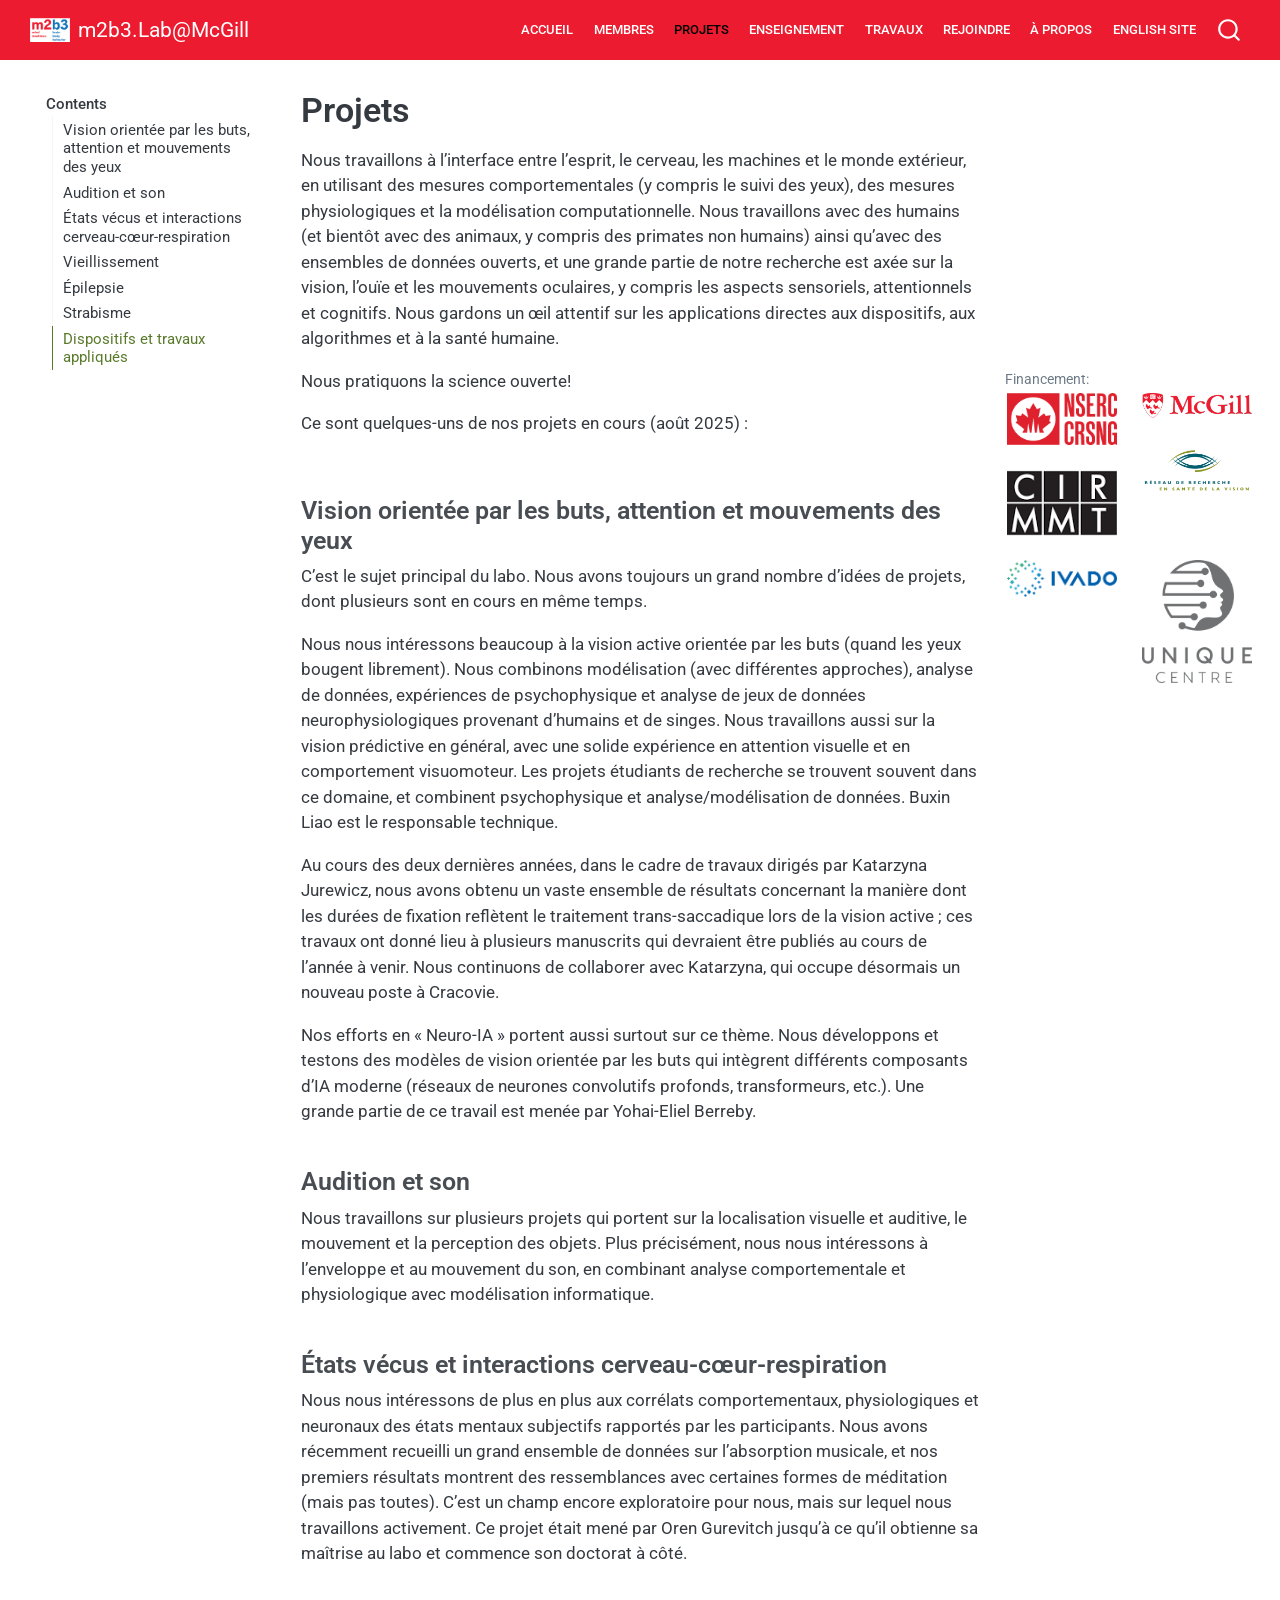
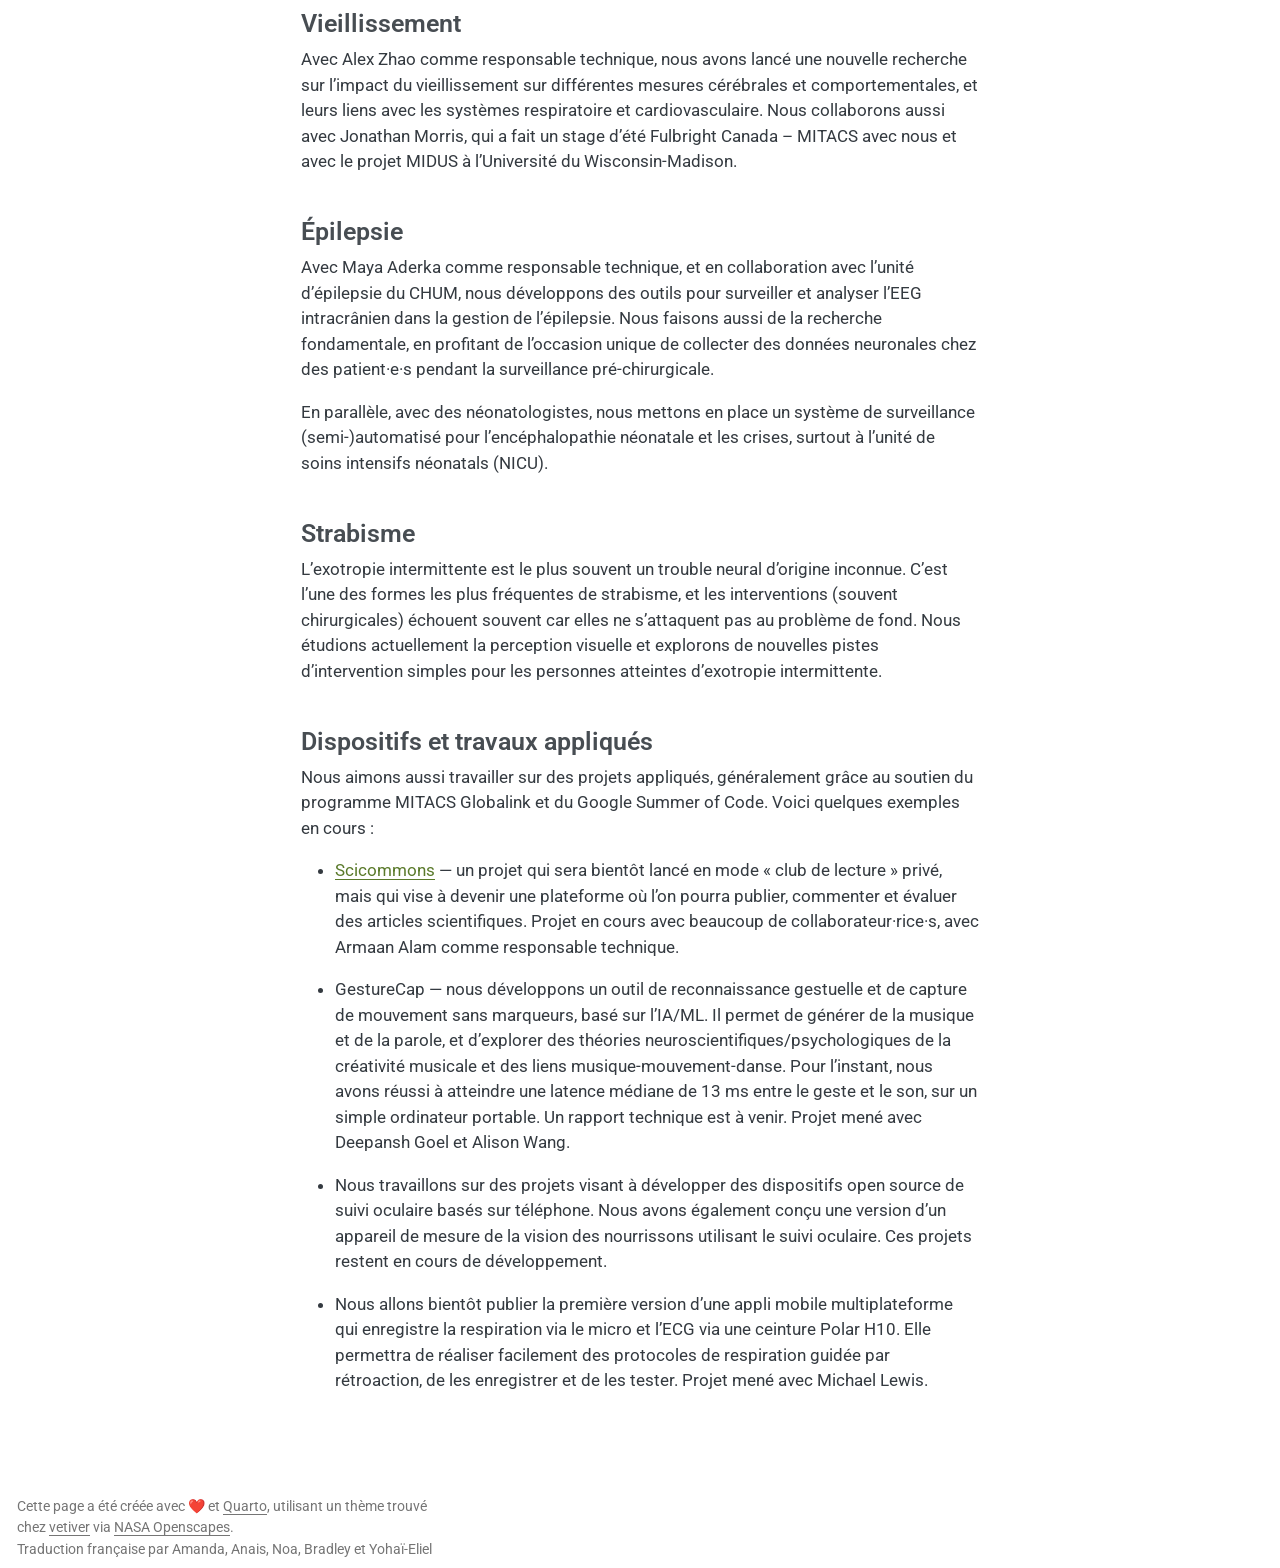
<file: docs/projects.html>
<!DOCTYPE html>
<html xmlns="http://www.w3.org/1999/xhtml" lang="fr" xml:lang="fr"><head>

<meta charset="utf-8">
<meta name="generator" content="quarto-1.8.27">

<meta name="viewport" content="width=device-width, initial-scale=1.0, user-scalable=yes">


<title>Projets – m2b3.Lab@McGill</title>
<style>
code{white-space: pre-wrap;}
span.smallcaps{font-variant: small-caps;}
div.columns{display: flex; gap: min(4vw, 1.5em);}
div.column{flex: auto; overflow-x: auto;}
div.hanging-indent{margin-left: 1.5em; text-indent: -1.5em;}
ul.task-list{list-style: none;}
ul.task-list li input[type="checkbox"] {
  width: 0.8em;
  margin: 0 0.8em 0.2em -1em; /* quarto-specific, see https://github.com/quarto-dev/quarto-cli/issues/4556 */ 
  vertical-align: middle;
}
</style>


<script src="site_libs/quarto-nav/quarto-nav.js"></script>
<script src="site_libs/quarto-nav/headroom.min.js"></script>
<script src="site_libs/clipboard/clipboard.min.js"></script>
<script src="site_libs/quarto-search/autocomplete.umd.js"></script>
<script src="site_libs/quarto-search/fuse.min.js"></script>
<script src="site_libs/quarto-search/quarto-search.js"></script>
<meta name="quarto:offset" content="./">
<link href="./images/m2b3sq_favicon.png" rel="icon" type="image/png">
<script src="site_libs/quarto-html/quarto.js" type="module"></script>
<script src="site_libs/quarto-html/tabsets/tabsets.js" type="module"></script>
<script src="site_libs/quarto-html/axe/axe-check.js" type="module"></script>
<script src="site_libs/quarto-html/popper.min.js"></script>
<script src="site_libs/quarto-html/tippy.umd.min.js"></script>
<script src="site_libs/quarto-html/anchor.min.js"></script>
<link href="site_libs/quarto-html/tippy.css" rel="stylesheet">
<link href="site_libs/quarto-html/quarto-syntax-highlighting-ed96de9b727972fe78a7b5d16c58bf87.css" rel="stylesheet" id="quarto-text-highlighting-styles">
<script src="site_libs/bootstrap/bootstrap.min.js"></script>
<link href="site_libs/bootstrap/bootstrap-icons.css" rel="stylesheet">
<link href="site_libs/bootstrap/bootstrap-b197fa680512e054cc4f9c16efbc6578.min.css" rel="stylesheet" append-hash="true" id="quarto-bootstrap" data-mode="light">
<script id="quarto-search-options" type="application/json">{
  "location": "navbar",
  "copy-button": false,
  "collapse-after": 3,
  "panel-placement": "end",
  "type": "overlay",
  "limit": 50,
  "keyboard-shortcut": [
    "f",
    "/",
    "s"
  ],
  "show-item-context": false,
  "language": {
    "search-no-results-text": "Pas de résultats",
    "search-matching-documents-text": "documents trouvés",
    "search-copy-link-title": "Copier le lien vers la recherche",
    "search-hide-matches-text": "Cacher les correspondances additionnelles",
    "search-more-match-text": "correspondance de plus dans ce document",
    "search-more-matches-text": "correspondances de plus dans ce document",
    "search-clear-button-title": "Effacer",
    "search-text-placeholder": "",
    "search-detached-cancel-button-title": "Annuler",
    "search-submit-button-title": "Envoyer",
    "search-label": "Recherche"
  }
}</script>


<link rel="stylesheet" href="styles.css">
</head>

<body class="floating nav-fixed slimcontent quarto-light">

<div id="quarto-search-results"></div>
  <header id="quarto-header" class="headroom fixed-top">
    <nav class="navbar navbar-expand-lg " data-bs-theme="dark">
      <div class="navbar-container container-fluid">
      <div class="navbar-brand-container mx-auto">
    <a href="./index.html" class="navbar-brand navbar-brand-logo">
    <img src="./images/m2b3_white.png" alt="Lab logo" class="navbar-logo light-content">
    <img src="./images/m2b3_white.png" alt="Lab logo" class="navbar-logo dark-content">
    </a>
    <a class="navbar-brand" href="./index.html">
    <span class="navbar-title">m2b3.Lab@McGill</span>
    </a>
  </div>
            <div id="quarto-search" class="" title="Recherche"></div>
          <button class="navbar-toggler" type="button" data-bs-toggle="collapse" data-bs-target="#navbarCollapse" aria-controls="navbarCollapse" role="menu" aria-expanded="false" aria-label="Basculer la navigation" onclick="if (window.quartoToggleHeadroom) { window.quartoToggleHeadroom(); }">
  <span class="navbar-toggler-icon"></span>
</button>
          <div class="collapse navbar-collapse" id="navbarCollapse">
            <ul class="navbar-nav navbar-nav-scroll ms-auto">
  <li class="nav-item">
    <a class="nav-link" href="./index.html"> 
<span class="menu-text">Accueil</span></a>
  </li>  
  <li class="nav-item">
    <a class="nav-link" href="./members.html"> 
<span class="menu-text">Membres</span></a>
  </li>  
  <li class="nav-item">
    <a class="nav-link active" href="./projects.html" aria-current="page"> 
<span class="menu-text">Projets</span></a>
  </li>  
  <li class="nav-item">
    <a class="nav-link" href="./teaching.html"> 
<span class="menu-text">Enseignement</span></a>
  </li>  
  <li class="nav-item">
    <a class="nav-link" href="./output.html"> 
<span class="menu-text">Travaux</span></a>
  </li>  
  <li class="nav-item">
    <a class="nav-link" href="./join.html"> 
<span class="menu-text">Rejoindre</span></a>
  </li>  
  <li class="nav-item">
    <a class="nav-link" href="./locate.html"> 
<span class="menu-text">À propos</span></a>
  </li>  
  <li class="nav-item">
    <a class="nav-link" href="https://m2b3.github.io"> 
<span class="menu-text">English site</span></a>
  </li>  
</ul>
          </div> <!-- /navcollapse -->
            <div class="quarto-navbar-tools">
</div>
      </div> <!-- /container-fluid -->
    </nav>
</header>
<!-- content -->
<div id="quarto-content" class="quarto-container page-columns page-rows-contents page-layout-article page-navbar">
<!-- sidebar -->
  <nav id="quarto-sidebar" class="sidebar collapse collapse-horizontal quarto-sidebar-collapse-item sidebar-navigation floating overflow-auto">
    <nav id="TOC" role="doc-toc" class="toc-active">
    <h2 id="toc-title">Contents</h2>
   
  <ul>
  <li><a href="#vision-orientée-par-les-buts-attention-et-mouvements-des-yeux" id="toc-vision-orientée-par-les-buts-attention-et-mouvements-des-yeux" class="nav-link active" data-scroll-target="#vision-orientée-par-les-buts-attention-et-mouvements-des-yeux">Vision orientée par les buts, attention et mouvements des yeux</a></li>
  <li><a href="#audition-et-son" id="toc-audition-et-son" class="nav-link" data-scroll-target="#audition-et-son">Audition et son</a></li>
  <li><a href="#états-vécus-et-interactions-cerveau-cœur-respiration" id="toc-états-vécus-et-interactions-cerveau-cœur-respiration" class="nav-link" data-scroll-target="#états-vécus-et-interactions-cerveau-cœur-respiration">États vécus et interactions cerveau-cœur-respiration</a></li>
  <li><a href="#vieillissement" id="toc-vieillissement" class="nav-link" data-scroll-target="#vieillissement">Vieillissement</a></li>
  <li><a href="#épilepsie" id="toc-épilepsie" class="nav-link" data-scroll-target="#épilepsie">Épilepsie</a></li>
  <li><a href="#strabisme" id="toc-strabisme" class="nav-link" data-scroll-target="#strabisme">Strabisme</a></li>
  <li><a href="#dispositifs-et-travaux-appliqués" id="toc-dispositifs-et-travaux-appliqués" class="nav-link" data-scroll-target="#dispositifs-et-travaux-appliqués">Dispositifs et travaux appliqués</a></li>
  </ul>
</nav>
</nav>
<div id="quarto-sidebar-glass" class="quarto-sidebar-collapse-item" data-bs-toggle="collapse" data-bs-target=".quarto-sidebar-collapse-item"></div>
<!-- margin-sidebar -->
    <div id="quarto-margin-sidebar" class="sidebar margin-sidebar zindex-bottom">
    </div>
<!-- main -->
<main class="content page-columns page-full" id="quarto-document-content">

<header id="title-block-header" class="quarto-title-block default">
<div class="quarto-title">
<h1 class="title">Projets</h1>
</div>



<div class="quarto-title-meta">

    
  
    
  </div>
  


</header>


<p>Nous travaillons à l’interface entre l’esprit, le cerveau, les machines et le monde extérieur, en utilisant des mesures comportementales (y compris le suivi des yeux), des mesures physiologiques et la modélisation computationnelle. Nous travaillons avec des humains (et bientôt avec des animaux, y compris des primates non humains) ainsi qu’avec des ensembles de données ouverts, et une grande partie de notre recherche est axée sur la vision, l’ouïe et les mouvements oculaires, y compris les aspects sensoriels, attentionnels et cognitifs. Nous gardons un œil attentif sur les applications directes aux dispositifs, aux algorithmes et à la santé humaine.</p>
<p>Nous pratiquons la science ouverte!</p>

<div class="no-row-height column-margin column-container"><div class="">
<p>Financement:</p>
<div id="financement">
<div class="quarto-layout-panel" data-layout-ncol="2">
<div class="quarto-layout-row">
<div class="quarto-layout-cell" style="flex-basis: 50.0%;justify-content: center;">
<p><img src="images/nsercLogo.png" class="img-fluid" alt="logo NSERC"></p>
</div>
<div class="quarto-layout-cell" style="flex-basis: 50.0%;justify-content: center;">
<p><img src="images/mcgill.png" class="img-fluid" alt="logo de McGill"></p>
</div>
</div>
<div class="quarto-layout-row">
<div class="quarto-layout-cell" style="flex-basis: 50.0%;justify-content: center;">
<p><img src="images/cirmmt.png" class="img-fluid" alt="logo CIRMMT"></p>
</div>
<div class="quarto-layout-cell" style="flex-basis: 50.0%;justify-content: center;">
<p><img src="images/vhrn.png" class="img-fluid" alt="logo VHRN"></p>
</div>
</div>
<div class="quarto-layout-row">
<div class="quarto-layout-cell" style="flex-basis: 50.0%;justify-content: center;">
<p><img src="images/ivado.png" class="img-fluid" alt="logo IVADO"></p>
</div>
<div class="quarto-layout-cell" style="flex-basis: 50.0%;justify-content: center;">
<p><img src="images/unique.png" class="img-fluid" alt="logo UNIQUE"></p>
</div>
</div>
</div>
</div>
</div></div><p>Ce sont quelques-uns de nos projets en cours (août 2025) :</p>
<section id="vision-orientée-par-les-buts-attention-et-mouvements-des-yeux" class="level3">
<h3 class="anchored" data-anchor-id="vision-orientée-par-les-buts-attention-et-mouvements-des-yeux">Vision orientée par les buts, attention et mouvements des yeux</h3>
<p>C’est le sujet principal du labo. Nous avons toujours un grand nombre d’idées de projets, dont plusieurs sont en cours en même temps.</p>
<p>Nous nous intéressons beaucoup à la vision active orientée par les buts (quand les yeux bougent librement). Nous combinons modélisation (avec différentes approches), analyse de données, expériences de psychophysique et analyse de jeux de données neurophysiologiques provenant d’humains et de singes. Nous travaillons aussi sur la vision prédictive en général, avec une solide expérience en attention visuelle et en comportement visuomoteur. Les projets étudiants de recherche se trouvent souvent dans ce domaine, et combinent psychophysique et analyse/modélisation de données. Buxin Liao est le responsable technique.</p>
<p>Au cours des deux dernières années, dans le cadre de travaux dirigés par Katarzyna Jurewicz, nous avons obtenu un vaste ensemble de résultats concernant la manière dont les durées de fixation reflètent le traitement trans-saccadique lors de la vision active ; ces travaux ont donné lieu à plusieurs manuscrits qui devraient être publiés au cours de l’année à venir. Nous continuons de collaborer avec Katarzyna, qui occupe désormais un nouveau poste à Cracovie.</p>
<p>Nos efforts en « Neuro-IA » portent aussi surtout sur ce thème. Nous développons et testons des modèles de vision orientée par les buts qui intègrent différents composants d’IA moderne (réseaux de neurones convolutifs profonds, transformeurs, etc.). Une grande partie de ce travail est menée par Yohai-Eliel Berreby.</p>
</section>
<section id="audition-et-son" class="level3">
<h3 class="anchored" data-anchor-id="audition-et-son">Audition et son</h3>
<p>Nous travaillons sur plusieurs projets qui portent sur la localisation visuelle et auditive, le mouvement et la perception des objets. Plus précisément, nous nous intéressons à l’enveloppe et au mouvement du son, en combinant analyse comportementale et physiologique avec modélisation informatique.</p>
</section>
<section id="états-vécus-et-interactions-cerveau-cœur-respiration" class="level3">
<h3 class="anchored" data-anchor-id="états-vécus-et-interactions-cerveau-cœur-respiration">États vécus et interactions cerveau-cœur-respiration</h3>
<p>Nous nous intéressons de plus en plus aux corrélats comportementaux, physiologiques et neuronaux des états mentaux subjectifs rapportés par les participants. Nous avons récemment recueilli un grand ensemble de données sur l’absorption musicale, et nos premiers résultats montrent des ressemblances avec certaines formes de méditation (mais pas toutes). C’est un champ encore exploratoire pour nous, mais sur lequel nous travaillons activement. Ce projet était mené par Oren Gurevitch jusqu’à ce qu’il obtienne sa maîtrise au labo et commence son doctorat à côté.</p>
</section>
<section id="vieillissement" class="level3">
<h3 class="anchored" data-anchor-id="vieillissement">Vieillissement</h3>
<p>Avec Alex Zhao comme responsable technique, nous avons lancé une nouvelle recherche sur l’impact du vieillissement sur différentes mesures cérébrales et comportementales, et leurs liens avec les systèmes respiratoire et cardiovasculaire. Nous collaborons aussi avec Jonathan Morris, qui a fait un stage d’été Fulbright Canada – MITACS avec nous et avec le projet MIDUS à l’Université du Wisconsin-Madison.</p>
</section>
<section id="épilepsie" class="level3">
<h3 class="anchored" data-anchor-id="épilepsie">Épilepsie</h3>
<p>Avec Maya Aderka comme responsable technique, et en collaboration avec l’unité d’épilepsie du CHUM, nous développons des outils pour surveiller et analyser l’EEG intracrânien dans la gestion de l’épilepsie. Nous faisons aussi de la recherche fondamentale, en profitant de l’occasion unique de collecter des données neuronales chez des patient·e·s pendant la surveillance pré-chirurgicale.</p>
<p>En parallèle, avec des néonatologistes, nous mettons en place un système de surveillance (semi-)automatisé pour l’encéphalopathie néonatale et les crises, surtout à l’unité de soins intensifs néonatals (NICU).</p>
</section>
<section id="strabisme" class="level3">
<h3 class="anchored" data-anchor-id="strabisme">Strabisme</h3>
<p>L’exotropie intermittente est le plus souvent un trouble neural d’origine inconnue. C’est l’une des formes les plus fréquentes de strabisme, et les interventions (souvent chirurgicales) échouent souvent car elles ne s’attaquent pas au problème de fond. Nous étudions actuellement la perception visuelle et explorons de nouvelles pistes d’intervention simples pour les personnes atteintes d’exotropie intermittente.</p>
</section>
<section id="dispositifs-et-travaux-appliqués" class="level3">
<h3 class="anchored" data-anchor-id="dispositifs-et-travaux-appliqués">Dispositifs et travaux appliqués</h3>
<p>Nous aimons aussi travailler sur des projets appliqués, généralement grâce au soutien du programme MITACS Globalink et du Google Summer of Code. Voici quelques exemples en cours :</p>
<ul>
<li><p><a href="https://www.scicommons.org">Scicommons</a> — un projet qui sera bientôt lancé en mode « club de lecture » privé, mais qui vise à devenir une plateforme où l’on pourra publier, commenter et évaluer des articles scientifiques. Projet en cours avec beaucoup de collaborateur·rice·s, avec Armaan Alam comme responsable technique.</p></li>
<li><p>GestureCap — nous développons un outil de reconnaissance gestuelle et de capture de mouvement sans marqueurs, basé sur l’IA/ML. Il permet de générer de la musique et de la parole, et d’explorer des théories neuroscientifiques/psychologiques de la créativité musicale et des liens musique-mouvement-danse. Pour l’instant, nous avons réussi à atteindre une latence médiane de 13 ms entre le geste et le son, sur un simple ordinateur portable. Un rapport technique est à venir. Projet mené avec Deepansh Goel et Alison Wang.</p></li>
<li><p>Nous travaillons sur des projets visant à développer des dispositifs open source de suivi oculaire basés sur téléphone. Nous avons également conçu une version d’un appareil de mesure de la vision des nourrissons utilisant le suivi oculaire. Ces projets restent en cours de développement.</p></li>
<li><p>Nous allons bientôt publier la première version d’une appli mobile multiplateforme qui enregistre la respiration via le micro et l’ECG via une ceinture Polar H10. Elle permettra de réaliser facilement des protocoles de respiration guidée par rétroaction, de les enregistrer et de les tester. Projet mené avec Michael Lewis.</p></li>
</ul>


</section>

</main> <!-- /main -->
<script id="quarto-html-after-body" type="application/javascript">
  window.document.addEventListener("DOMContentLoaded", function (event) {
    const icon = "";
    const anchorJS = new window.AnchorJS();
    anchorJS.options = {
      placement: 'right',
      icon: icon
    };
    anchorJS.add('.anchored');
    const isCodeAnnotation = (el) => {
      for (const clz of el.classList) {
        if (clz.startsWith('code-annotation-')) {                     
          return true;
        }
      }
      return false;
    }
    const onCopySuccess = function(e) {
      // button target
      const button = e.trigger;
      // don't keep focus
      button.blur();
      // flash "checked"
      button.classList.add('code-copy-button-checked');
      var currentTitle = button.getAttribute("title");
      button.setAttribute("title", "Copié");
      let tooltip;
      if (window.bootstrap) {
        button.setAttribute("data-bs-toggle", "tooltip");
        button.setAttribute("data-bs-placement", "left");
        button.setAttribute("data-bs-title", "Copié");
        tooltip = new bootstrap.Tooltip(button, 
          { trigger: "manual", 
            customClass: "code-copy-button-tooltip",
            offset: [0, -8]});
        tooltip.show();    
      }
      setTimeout(function() {
        if (tooltip) {
          tooltip.hide();
          button.removeAttribute("data-bs-title");
          button.removeAttribute("data-bs-toggle");
          button.removeAttribute("data-bs-placement");
        }
        button.setAttribute("title", currentTitle);
        button.classList.remove('code-copy-button-checked');
      }, 1000);
      // clear code selection
      e.clearSelection();
    }
    const getTextToCopy = function(trigger) {
      const outerScaffold = trigger.parentElement.cloneNode(true);
      const codeEl = outerScaffold.querySelector('code');
      for (const childEl of codeEl.children) {
        if (isCodeAnnotation(childEl)) {
          childEl.remove();
        }
      }
      return codeEl.innerText;
    }
    const clipboard = new window.ClipboardJS('.code-copy-button:not([data-in-quarto-modal])', {
      text: getTextToCopy
    });
    clipboard.on('success', onCopySuccess);
    if (window.document.getElementById('quarto-embedded-source-code-modal')) {
      const clipboardModal = new window.ClipboardJS('.code-copy-button[data-in-quarto-modal]', {
        text: getTextToCopy,
        container: window.document.getElementById('quarto-embedded-source-code-modal')
      });
      clipboardModal.on('success', onCopySuccess);
    }
      var localhostRegex = new RegExp(/^(?:http|https):\/\/localhost\:?[0-9]*\//);
      var mailtoRegex = new RegExp(/^mailto:/);
        var filterRegex = new RegExp("https:\/\/m2b3\.github\.io\/fr");
      var isInternal = (href) => {
          return filterRegex.test(href) || localhostRegex.test(href) || mailtoRegex.test(href);
      }
      // Inspect non-navigation links and adorn them if external
     var links = window.document.querySelectorAll('a[href]:not(.nav-link):not(.navbar-brand):not(.toc-action):not(.sidebar-link):not(.sidebar-item-toggle):not(.pagination-link):not(.no-external):not([aria-hidden]):not(.dropdown-item):not(.quarto-navigation-tool):not(.about-link)');
      for (var i=0; i<links.length; i++) {
        const link = links[i];
        if (!isInternal(link.href)) {
          // undo the damage that might have been done by quarto-nav.js in the case of
          // links that we want to consider external
          if (link.dataset.originalHref !== undefined) {
            link.href = link.dataset.originalHref;
          }
        }
      }
    function tippyHover(el, contentFn, onTriggerFn, onUntriggerFn) {
      const config = {
        allowHTML: true,
        maxWidth: 500,
        delay: 100,
        arrow: false,
        appendTo: function(el) {
            return el.parentElement;
        },
        interactive: true,
        interactiveBorder: 10,
        theme: 'quarto',
        placement: 'bottom-start',
      };
      if (contentFn) {
        config.content = contentFn;
      }
      if (onTriggerFn) {
        config.onTrigger = onTriggerFn;
      }
      if (onUntriggerFn) {
        config.onUntrigger = onUntriggerFn;
      }
      window.tippy(el, config); 
    }
    const noterefs = window.document.querySelectorAll('a[role="doc-noteref"]');
    for (var i=0; i<noterefs.length; i++) {
      const ref = noterefs[i];
      tippyHover(ref, function() {
        // use id or data attribute instead here
        let href = ref.getAttribute('data-footnote-href') || ref.getAttribute('href');
        try { href = new URL(href).hash; } catch {}
        const id = href.replace(/^#\/?/, "");
        const note = window.document.getElementById(id);
        if (note) {
          return note.innerHTML;
        } else {
          return "";
        }
      });
    }
    const xrefs = window.document.querySelectorAll('a.quarto-xref');
    const processXRef = (id, note) => {
      // Strip column container classes
      const stripColumnClz = (el) => {
        el.classList.remove("page-full", "page-columns");
        if (el.children) {
          for (const child of el.children) {
            stripColumnClz(child);
          }
        }
      }
      stripColumnClz(note)
      if (id === null || id.startsWith('sec-')) {
        // Special case sections, only their first couple elements
        const container = document.createElement("div");
        if (note.children && note.children.length > 2) {
          container.appendChild(note.children[0].cloneNode(true));
          for (let i = 1; i < note.children.length; i++) {
            const child = note.children[i];
            if (child.tagName === "P" && child.innerText === "") {
              continue;
            } else {
              container.appendChild(child.cloneNode(true));
              break;
            }
          }
          if (window.Quarto?.typesetMath) {
            window.Quarto.typesetMath(container);
          }
          return container.innerHTML
        } else {
          if (window.Quarto?.typesetMath) {
            window.Quarto.typesetMath(note);
          }
          return note.innerHTML;
        }
      } else {
        // Remove any anchor links if they are present
        const anchorLink = note.querySelector('a.anchorjs-link');
        if (anchorLink) {
          anchorLink.remove();
        }
        if (window.Quarto?.typesetMath) {
          window.Quarto.typesetMath(note);
        }
        if (note.classList.contains("callout")) {
          return note.outerHTML;
        } else {
          return note.innerHTML;
        }
      }
    }
    for (var i=0; i<xrefs.length; i++) {
      const xref = xrefs[i];
      tippyHover(xref, undefined, function(instance) {
        instance.disable();
        let url = xref.getAttribute('href');
        let hash = undefined; 
        if (url.startsWith('#')) {
          hash = url;
        } else {
          try { hash = new URL(url).hash; } catch {}
        }
        if (hash) {
          const id = hash.replace(/^#\/?/, "");
          const note = window.document.getElementById(id);
          if (note !== null) {
            try {
              const html = processXRef(id, note.cloneNode(true));
              instance.setContent(html);
            } finally {
              instance.enable();
              instance.show();
            }
          } else {
            // See if we can fetch this
            fetch(url.split('#')[0])
            .then(res => res.text())
            .then(html => {
              const parser = new DOMParser();
              const htmlDoc = parser.parseFromString(html, "text/html");
              const note = htmlDoc.getElementById(id);
              if (note !== null) {
                const html = processXRef(id, note);
                instance.setContent(html);
              } 
            }).finally(() => {
              instance.enable();
              instance.show();
            });
          }
        } else {
          // See if we can fetch a full url (with no hash to target)
          // This is a special case and we should probably do some content thinning / targeting
          fetch(url)
          .then(res => res.text())
          .then(html => {
            const parser = new DOMParser();
            const htmlDoc = parser.parseFromString(html, "text/html");
            const note = htmlDoc.querySelector('main.content');
            if (note !== null) {
              // This should only happen for chapter cross references
              // (since there is no id in the URL)
              // remove the first header
              if (note.children.length > 0 && note.children[0].tagName === "HEADER") {
                note.children[0].remove();
              }
              const html = processXRef(null, note);
              instance.setContent(html);
            } 
          }).finally(() => {
            instance.enable();
            instance.show();
          });
        }
      }, function(instance) {
      });
    }
        let selectedAnnoteEl;
        const selectorForAnnotation = ( cell, annotation) => {
          let cellAttr = 'data-code-cell="' + cell + '"';
          let lineAttr = 'data-code-annotation="' +  annotation + '"';
          const selector = 'span[' + cellAttr + '][' + lineAttr + ']';
          return selector;
        }
        const selectCodeLines = (annoteEl) => {
          const doc = window.document;
          const targetCell = annoteEl.getAttribute("data-target-cell");
          const targetAnnotation = annoteEl.getAttribute("data-target-annotation");
          const annoteSpan = window.document.querySelector(selectorForAnnotation(targetCell, targetAnnotation));
          const lines = annoteSpan.getAttribute("data-code-lines").split(",");
          const lineIds = lines.map((line) => {
            return targetCell + "-" + line;
          })
          let top = null;
          let height = null;
          let parent = null;
          if (lineIds.length > 0) {
              //compute the position of the single el (top and bottom and make a div)
              const el = window.document.getElementById(lineIds[0]);
              top = el.offsetTop;
              height = el.offsetHeight;
              parent = el.parentElement.parentElement;
            if (lineIds.length > 1) {
              const lastEl = window.document.getElementById(lineIds[lineIds.length - 1]);
              const bottom = lastEl.offsetTop + lastEl.offsetHeight;
              height = bottom - top;
            }
            if (top !== null && height !== null && parent !== null) {
              // cook up a div (if necessary) and position it 
              let div = window.document.getElementById("code-annotation-line-highlight");
              if (div === null) {
                div = window.document.createElement("div");
                div.setAttribute("id", "code-annotation-line-highlight");
                div.style.position = 'absolute';
                parent.appendChild(div);
              }
              div.style.top = top - 2 + "px";
              div.style.height = height + 4 + "px";
              div.style.left = 0;
              let gutterDiv = window.document.getElementById("code-annotation-line-highlight-gutter");
              if (gutterDiv === null) {
                gutterDiv = window.document.createElement("div");
                gutterDiv.setAttribute("id", "code-annotation-line-highlight-gutter");
                gutterDiv.style.position = 'absolute';
                const codeCell = window.document.getElementById(targetCell);
                const gutter = codeCell.querySelector('.code-annotation-gutter');
                gutter.appendChild(gutterDiv);
              }
              gutterDiv.style.top = top - 2 + "px";
              gutterDiv.style.height = height + 4 + "px";
            }
            selectedAnnoteEl = annoteEl;
          }
        };
        const unselectCodeLines = () => {
          const elementsIds = ["code-annotation-line-highlight", "code-annotation-line-highlight-gutter"];
          elementsIds.forEach((elId) => {
            const div = window.document.getElementById(elId);
            if (div) {
              div.remove();
            }
          });
          selectedAnnoteEl = undefined;
        };
          // Handle positioning of the toggle
      window.addEventListener(
        "resize",
        throttle(() => {
          elRect = undefined;
          if (selectedAnnoteEl) {
            selectCodeLines(selectedAnnoteEl);
          }
        }, 10)
      );
      function throttle(fn, ms) {
      let throttle = false;
      let timer;
        return (...args) => {
          if(!throttle) { // first call gets through
              fn.apply(this, args);
              throttle = true;
          } else { // all the others get throttled
              if(timer) clearTimeout(timer); // cancel #2
              timer = setTimeout(() => {
                fn.apply(this, args);
                timer = throttle = false;
              }, ms);
          }
        };
      }
        // Attach click handler to the DT
        const annoteDls = window.document.querySelectorAll('dt[data-target-cell]');
        for (const annoteDlNode of annoteDls) {
          annoteDlNode.addEventListener('click', (event) => {
            const clickedEl = event.target;
            if (clickedEl !== selectedAnnoteEl) {
              unselectCodeLines();
              const activeEl = window.document.querySelector('dt[data-target-cell].code-annotation-active');
              if (activeEl) {
                activeEl.classList.remove('code-annotation-active');
              }
              selectCodeLines(clickedEl);
              clickedEl.classList.add('code-annotation-active');
            } else {
              // Unselect the line
              unselectCodeLines();
              clickedEl.classList.remove('code-annotation-active');
            }
          });
        }
    const findCites = (el) => {
      const parentEl = el.parentElement;
      if (parentEl) {
        const cites = parentEl.dataset.cites;
        if (cites) {
          return {
            el,
            cites: cites.split(' ')
          };
        } else {
          return findCites(el.parentElement)
        }
      } else {
        return undefined;
      }
    };
    var bibliorefs = window.document.querySelectorAll('a[role="doc-biblioref"]');
    for (var i=0; i<bibliorefs.length; i++) {
      const ref = bibliorefs[i];
      const citeInfo = findCites(ref);
      if (citeInfo) {
        tippyHover(citeInfo.el, function() {
          var popup = window.document.createElement('div');
          citeInfo.cites.forEach(function(cite) {
            var citeDiv = window.document.createElement('div');
            citeDiv.classList.add('hanging-indent');
            citeDiv.classList.add('csl-entry');
            var biblioDiv = window.document.getElementById('ref-' + cite);
            if (biblioDiv) {
              citeDiv.innerHTML = biblioDiv.innerHTML;
            }
            popup.appendChild(citeDiv);
          });
          return popup.innerHTML;
        });
      }
    }
  });
  </script>
</div> <!-- /content -->
<footer class="footer">
  <div class="nav-footer">
    <div class="nav-footer-left">
<p>Cette page a été créée avec ❤️ et <a href="https://quarto.org/">Quarto</a>, utilisant un thème trouvé chez <a href="https://github.com/rstudio/vetiver.rstudio.com">vetiver</a> via <a href="https://nasa-openscapes.github.io/">NASA Openscapes</a>.<br>
Traduction française par Amanda, Anais, Noa, Bradley et Yohaï-Eliel</p>
</div>   
    <div class="nav-footer-center">
      &nbsp;
    </div>
    <div class="nav-footer-right">
      &nbsp;
    </div>
  </div>
</footer>




</body></html>
</file>
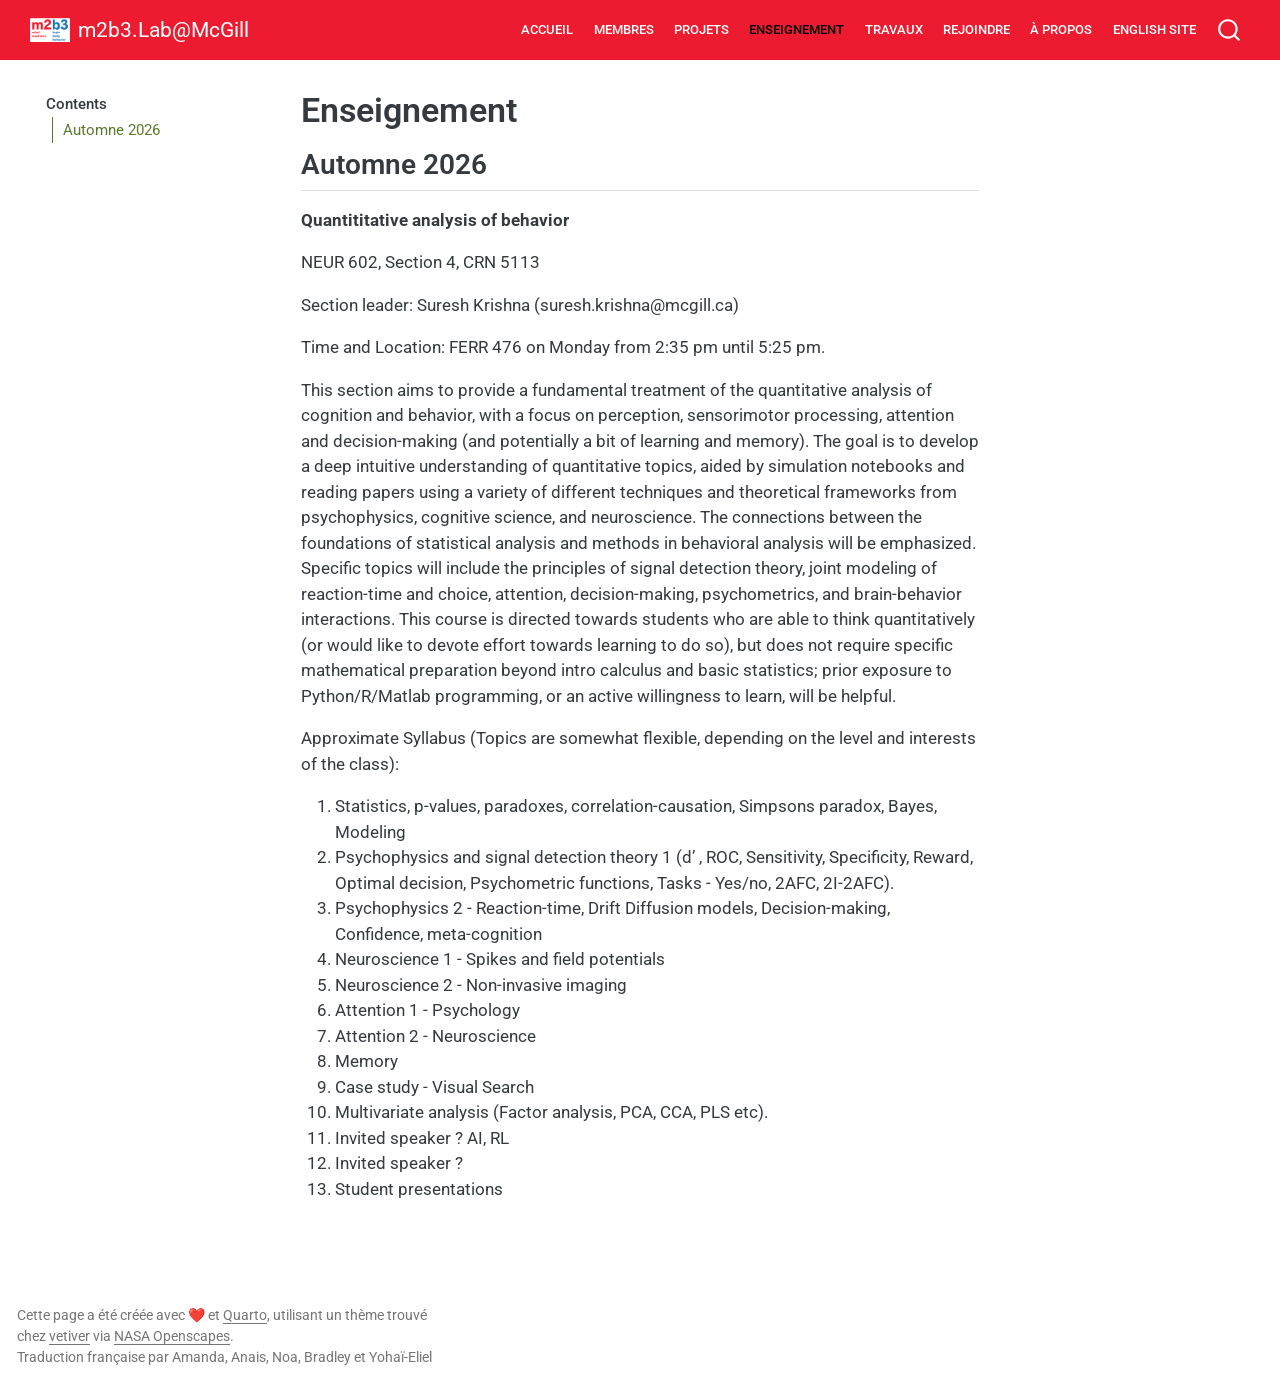
<file: docs/teaching.html>
<!DOCTYPE html>
<html xmlns="http://www.w3.org/1999/xhtml" lang="fr" xml:lang="fr"><head>

<meta charset="utf-8">
<meta name="generator" content="quarto-1.8.27">

<meta name="viewport" content="width=device-width, initial-scale=1.0, user-scalable=yes">


<title>Enseignement – m2b3.Lab@McGill</title>
<style>
code{white-space: pre-wrap;}
span.smallcaps{font-variant: small-caps;}
div.columns{display: flex; gap: min(4vw, 1.5em);}
div.column{flex: auto; overflow-x: auto;}
div.hanging-indent{margin-left: 1.5em; text-indent: -1.5em;}
ul.task-list{list-style: none;}
ul.task-list li input[type="checkbox"] {
  width: 0.8em;
  margin: 0 0.8em 0.2em -1em; /* quarto-specific, see https://github.com/quarto-dev/quarto-cli/issues/4556 */ 
  vertical-align: middle;
}
</style>


<script src="site_libs/quarto-nav/quarto-nav.js"></script>
<script src="site_libs/quarto-nav/headroom.min.js"></script>
<script src="site_libs/clipboard/clipboard.min.js"></script>
<script src="site_libs/quarto-search/autocomplete.umd.js"></script>
<script src="site_libs/quarto-search/fuse.min.js"></script>
<script src="site_libs/quarto-search/quarto-search.js"></script>
<meta name="quarto:offset" content="./">
<link href="./images/m2b3sq_favicon.png" rel="icon" type="image/png">
<script src="site_libs/quarto-html/quarto.js" type="module"></script>
<script src="site_libs/quarto-html/tabsets/tabsets.js" type="module"></script>
<script src="site_libs/quarto-html/axe/axe-check.js" type="module"></script>
<script src="site_libs/quarto-html/popper.min.js"></script>
<script src="site_libs/quarto-html/tippy.umd.min.js"></script>
<script src="site_libs/quarto-html/anchor.min.js"></script>
<link href="site_libs/quarto-html/tippy.css" rel="stylesheet">
<link href="site_libs/quarto-html/quarto-syntax-highlighting-ed96de9b727972fe78a7b5d16c58bf87.css" rel="stylesheet" id="quarto-text-highlighting-styles">
<script src="site_libs/bootstrap/bootstrap.min.js"></script>
<link href="site_libs/bootstrap/bootstrap-icons.css" rel="stylesheet">
<link href="site_libs/bootstrap/bootstrap-b197fa680512e054cc4f9c16efbc6578.min.css" rel="stylesheet" append-hash="true" id="quarto-bootstrap" data-mode="light">
<script id="quarto-search-options" type="application/json">{
  "location": "navbar",
  "copy-button": false,
  "collapse-after": 3,
  "panel-placement": "end",
  "type": "overlay",
  "limit": 50,
  "keyboard-shortcut": [
    "f",
    "/",
    "s"
  ],
  "show-item-context": false,
  "language": {
    "search-no-results-text": "Pas de résultats",
    "search-matching-documents-text": "documents trouvés",
    "search-copy-link-title": "Copier le lien vers la recherche",
    "search-hide-matches-text": "Cacher les correspondances additionnelles",
    "search-more-match-text": "correspondance de plus dans ce document",
    "search-more-matches-text": "correspondances de plus dans ce document",
    "search-clear-button-title": "Effacer",
    "search-text-placeholder": "",
    "search-detached-cancel-button-title": "Annuler",
    "search-submit-button-title": "Envoyer",
    "search-label": "Recherche"
  }
}</script>


<link rel="stylesheet" href="styles.css">
</head>

<body class="floating nav-fixed quarto-light">

<div id="quarto-search-results"></div>
  <header id="quarto-header" class="headroom fixed-top">
    <nav class="navbar navbar-expand-lg " data-bs-theme="dark">
      <div class="navbar-container container-fluid">
      <div class="navbar-brand-container mx-auto">
    <a href="./index.html" class="navbar-brand navbar-brand-logo">
    <img src="./images/m2b3_white.png" alt="Lab logo" class="navbar-logo light-content">
    <img src="./images/m2b3_white.png" alt="Lab logo" class="navbar-logo dark-content">
    </a>
    <a class="navbar-brand" href="./index.html">
    <span class="navbar-title">m2b3.Lab@McGill</span>
    </a>
  </div>
            <div id="quarto-search" class="" title="Recherche"></div>
          <button class="navbar-toggler" type="button" data-bs-toggle="collapse" data-bs-target="#navbarCollapse" aria-controls="navbarCollapse" role="menu" aria-expanded="false" aria-label="Basculer la navigation" onclick="if (window.quartoToggleHeadroom) { window.quartoToggleHeadroom(); }">
  <span class="navbar-toggler-icon"></span>
</button>
          <div class="collapse navbar-collapse" id="navbarCollapse">
            <ul class="navbar-nav navbar-nav-scroll ms-auto">
  <li class="nav-item">
    <a class="nav-link" href="./index.html"> 
<span class="menu-text">Accueil</span></a>
  </li>  
  <li class="nav-item">
    <a class="nav-link" href="./members.html"> 
<span class="menu-text">Membres</span></a>
  </li>  
  <li class="nav-item">
    <a class="nav-link" href="./projects.html"> 
<span class="menu-text">Projets</span></a>
  </li>  
  <li class="nav-item">
    <a class="nav-link active" href="./teaching.html" aria-current="page"> 
<span class="menu-text">Enseignement</span></a>
  </li>  
  <li class="nav-item">
    <a class="nav-link" href="./output.html"> 
<span class="menu-text">Travaux</span></a>
  </li>  
  <li class="nav-item">
    <a class="nav-link" href="./join.html"> 
<span class="menu-text">Rejoindre</span></a>
  </li>  
  <li class="nav-item">
    <a class="nav-link" href="./locate.html"> 
<span class="menu-text">À propos</span></a>
  </li>  
  <li class="nav-item">
    <a class="nav-link" href="https://m2b3.github.io"> 
<span class="menu-text">English site</span></a>
  </li>  
</ul>
          </div> <!-- /navcollapse -->
            <div class="quarto-navbar-tools">
</div>
      </div> <!-- /container-fluid -->
    </nav>
</header>
<!-- content -->
<div id="quarto-content" class="quarto-container page-columns page-rows-contents page-layout-article page-navbar">
<!-- sidebar -->
  <nav id="quarto-sidebar" class="sidebar collapse collapse-horizontal quarto-sidebar-collapse-item sidebar-navigation floating overflow-auto">
    <nav id="TOC" role="doc-toc" class="toc-active">
    <h2 id="toc-title">Contents</h2>
   
  <ul>
  <li><a href="#automne-2026" id="toc-automne-2026" class="nav-link active" data-scroll-target="#automne-2026">Automne 2026</a></li>
  </ul>
</nav>
</nav>
<div id="quarto-sidebar-glass" class="quarto-sidebar-collapse-item" data-bs-toggle="collapse" data-bs-target=".quarto-sidebar-collapse-item"></div>
<!-- margin-sidebar -->
    <div id="quarto-margin-sidebar" class="sidebar margin-sidebar zindex-bottom">
    </div>
<!-- main -->
<main class="content" id="quarto-document-content">

<header id="title-block-header" class="quarto-title-block default">
<div class="quarto-title">
<h1 class="title">Enseignement</h1>
</div>



<div class="quarto-title-meta">

    
  
    
  </div>
  


</header>


<!-- Corrigé par Codex le 2026-07-29
     Quoi : ajout de la section d'automne 2026 et suppression d'un horaire répété.
     Pourquoi : la source répétait « Time and Location », ce qui alourdissait la page.
     Comment : le contenu anglais est repris ci-dessous avec un seul horaire. -->
<section id="automne-2026" class="level2">
<h2 class="anchored" data-anchor-id="automne-2026">Automne 2026</h2>
<p><strong>Quantititative analysis of behavior</strong></p>
<p>NEUR 602, Section 4, CRN 5113</p>
<p>Section leader: Suresh Krishna (suresh.krishna@mcgill.ca)</p>
<p>Time and Location: FERR 476 on Monday from 2:35 pm until 5:25 pm.</p>
<p>This section aims to provide a fundamental treatment of the quantitative analysis of cognition and behavior, with a focus on perception, sensorimotor processing, attention and decision-making (and potentially a bit of learning and memory). The goal is to develop a deep intuitive understanding of quantitative topics, aided by simulation notebooks and reading papers using a variety of different techniques and theoretical frameworks from psychophysics, cognitive science, and neuroscience. The connections between the foundations of statistical analysis and methods in behavioral analysis will be emphasized. Specific topics will include the principles of signal detection theory, joint modeling of reaction-time and choice, attention, decision-making, psychometrics, and brain-behavior interactions. This course is directed towards students who are able to think quantitatively (or would like to devote effort towards learning to do so), but does not require specific mathematical preparation beyond intro calculus and basic statistics; prior exposure to Python/R/Matlab programming, or an active willingness to learn, will be helpful.</p>
<p>Approximate Syllabus (Topics are somewhat flexible, depending on the level and interests of the class):</p>
<ol type="1">
<li>Statistics, p-values, paradoxes, correlation-causation, Simpsons paradox, Bayes, Modeling</li>
<li>Psychophysics and signal detection theory 1 (d’ , ROC, Sensitivity, Specificity, Reward, Optimal decision, Psychometric functions, Tasks - Yes/no, 2AFC, 2I-2AFC).</li>
<li>Psychophysics 2 - Reaction-time, Drift Diffusion models, Decision-making, Confidence, meta-cognition</li>
<li>Neuroscience 1 - Spikes and field potentials</li>
<li>Neuroscience 2 - Non-invasive imaging</li>
<li>Attention 1 - Psychology</li>
<li>Attention 2 - Neuroscience</li>
<li>Memory</li>
<li>Case study - Visual Search</li>
<li>Multivariate analysis (Factor analysis, PCA, CCA, PLS etc).</li>
<li>Invited speaker ? AI, RL</li>
<li>Invited speaker ?</li>
<li>Student presentations</li>
</ol>


</section>

</main> <!-- /main -->
<script id="quarto-html-after-body" type="application/javascript">
  window.document.addEventListener("DOMContentLoaded", function (event) {
    const icon = "";
    const anchorJS = new window.AnchorJS();
    anchorJS.options = {
      placement: 'right',
      icon: icon
    };
    anchorJS.add('.anchored');
    const isCodeAnnotation = (el) => {
      for (const clz of el.classList) {
        if (clz.startsWith('code-annotation-')) {                     
          return true;
        }
      }
      return false;
    }
    const onCopySuccess = function(e) {
      // button target
      const button = e.trigger;
      // don't keep focus
      button.blur();
      // flash "checked"
      button.classList.add('code-copy-button-checked');
      var currentTitle = button.getAttribute("title");
      button.setAttribute("title", "Copié");
      let tooltip;
      if (window.bootstrap) {
        button.setAttribute("data-bs-toggle", "tooltip");
        button.setAttribute("data-bs-placement", "left");
        button.setAttribute("data-bs-title", "Copié");
        tooltip = new bootstrap.Tooltip(button, 
          { trigger: "manual", 
            customClass: "code-copy-button-tooltip",
            offset: [0, -8]});
        tooltip.show();    
      }
      setTimeout(function() {
        if (tooltip) {
          tooltip.hide();
          button.removeAttribute("data-bs-title");
          button.removeAttribute("data-bs-toggle");
          button.removeAttribute("data-bs-placement");
        }
        button.setAttribute("title", currentTitle);
        button.classList.remove('code-copy-button-checked');
      }, 1000);
      // clear code selection
      e.clearSelection();
    }
    const getTextToCopy = function(trigger) {
      const outerScaffold = trigger.parentElement.cloneNode(true);
      const codeEl = outerScaffold.querySelector('code');
      for (const childEl of codeEl.children) {
        if (isCodeAnnotation(childEl)) {
          childEl.remove();
        }
      }
      return codeEl.innerText;
    }
    const clipboard = new window.ClipboardJS('.code-copy-button:not([data-in-quarto-modal])', {
      text: getTextToCopy
    });
    clipboard.on('success', onCopySuccess);
    if (window.document.getElementById('quarto-embedded-source-code-modal')) {
      const clipboardModal = new window.ClipboardJS('.code-copy-button[data-in-quarto-modal]', {
        text: getTextToCopy,
        container: window.document.getElementById('quarto-embedded-source-code-modal')
      });
      clipboardModal.on('success', onCopySuccess);
    }
      var localhostRegex = new RegExp(/^(?:http|https):\/\/localhost\:?[0-9]*\//);
      var mailtoRegex = new RegExp(/^mailto:/);
        var filterRegex = new RegExp("https:\/\/m2b3\.github\.io\/fr");
      var isInternal = (href) => {
          return filterRegex.test(href) || localhostRegex.test(href) || mailtoRegex.test(href);
      }
      // Inspect non-navigation links and adorn them if external
     var links = window.document.querySelectorAll('a[href]:not(.nav-link):not(.navbar-brand):not(.toc-action):not(.sidebar-link):not(.sidebar-item-toggle):not(.pagination-link):not(.no-external):not([aria-hidden]):not(.dropdown-item):not(.quarto-navigation-tool):not(.about-link)');
      for (var i=0; i<links.length; i++) {
        const link = links[i];
        if (!isInternal(link.href)) {
          // undo the damage that might have been done by quarto-nav.js in the case of
          // links that we want to consider external
          if (link.dataset.originalHref !== undefined) {
            link.href = link.dataset.originalHref;
          }
        }
      }
    function tippyHover(el, contentFn, onTriggerFn, onUntriggerFn) {
      const config = {
        allowHTML: true,
        maxWidth: 500,
        delay: 100,
        arrow: false,
        appendTo: function(el) {
            return el.parentElement;
        },
        interactive: true,
        interactiveBorder: 10,
        theme: 'quarto',
        placement: 'bottom-start',
      };
      if (contentFn) {
        config.content = contentFn;
      }
      if (onTriggerFn) {
        config.onTrigger = onTriggerFn;
      }
      if (onUntriggerFn) {
        config.onUntrigger = onUntriggerFn;
      }
      window.tippy(el, config); 
    }
    const noterefs = window.document.querySelectorAll('a[role="doc-noteref"]');
    for (var i=0; i<noterefs.length; i++) {
      const ref = noterefs[i];
      tippyHover(ref, function() {
        // use id or data attribute instead here
        let href = ref.getAttribute('data-footnote-href') || ref.getAttribute('href');
        try { href = new URL(href).hash; } catch {}
        const id = href.replace(/^#\/?/, "");
        const note = window.document.getElementById(id);
        if (note) {
          return note.innerHTML;
        } else {
          return "";
        }
      });
    }
    const xrefs = window.document.querySelectorAll('a.quarto-xref');
    const processXRef = (id, note) => {
      // Strip column container classes
      const stripColumnClz = (el) => {
        el.classList.remove("page-full", "page-columns");
        if (el.children) {
          for (const child of el.children) {
            stripColumnClz(child);
          }
        }
      }
      stripColumnClz(note)
      if (id === null || id.startsWith('sec-')) {
        // Special case sections, only their first couple elements
        const container = document.createElement("div");
        if (note.children && note.children.length > 2) {
          container.appendChild(note.children[0].cloneNode(true));
          for (let i = 1; i < note.children.length; i++) {
            const child = note.children[i];
            if (child.tagName === "P" && child.innerText === "") {
              continue;
            } else {
              container.appendChild(child.cloneNode(true));
              break;
            }
          }
          if (window.Quarto?.typesetMath) {
            window.Quarto.typesetMath(container);
          }
          return container.innerHTML
        } else {
          if (window.Quarto?.typesetMath) {
            window.Quarto.typesetMath(note);
          }
          return note.innerHTML;
        }
      } else {
        // Remove any anchor links if they are present
        const anchorLink = note.querySelector('a.anchorjs-link');
        if (anchorLink) {
          anchorLink.remove();
        }
        if (window.Quarto?.typesetMath) {
          window.Quarto.typesetMath(note);
        }
        if (note.classList.contains("callout")) {
          return note.outerHTML;
        } else {
          return note.innerHTML;
        }
      }
    }
    for (var i=0; i<xrefs.length; i++) {
      const xref = xrefs[i];
      tippyHover(xref, undefined, function(instance) {
        instance.disable();
        let url = xref.getAttribute('href');
        let hash = undefined; 
        if (url.startsWith('#')) {
          hash = url;
        } else {
          try { hash = new URL(url).hash; } catch {}
        }
        if (hash) {
          const id = hash.replace(/^#\/?/, "");
          const note = window.document.getElementById(id);
          if (note !== null) {
            try {
              const html = processXRef(id, note.cloneNode(true));
              instance.setContent(html);
            } finally {
              instance.enable();
              instance.show();
            }
          } else {
            // See if we can fetch this
            fetch(url.split('#')[0])
            .then(res => res.text())
            .then(html => {
              const parser = new DOMParser();
              const htmlDoc = parser.parseFromString(html, "text/html");
              const note = htmlDoc.getElementById(id);
              if (note !== null) {
                const html = processXRef(id, note);
                instance.setContent(html);
              } 
            }).finally(() => {
              instance.enable();
              instance.show();
            });
          }
        } else {
          // See if we can fetch a full url (with no hash to target)
          // This is a special case and we should probably do some content thinning / targeting
          fetch(url)
          .then(res => res.text())
          .then(html => {
            const parser = new DOMParser();
            const htmlDoc = parser.parseFromString(html, "text/html");
            const note = htmlDoc.querySelector('main.content');
            if (note !== null) {
              // This should only happen for chapter cross references
              // (since there is no id in the URL)
              // remove the first header
              if (note.children.length > 0 && note.children[0].tagName === "HEADER") {
                note.children[0].remove();
              }
              const html = processXRef(null, note);
              instance.setContent(html);
            } 
          }).finally(() => {
            instance.enable();
            instance.show();
          });
        }
      }, function(instance) {
      });
    }
        let selectedAnnoteEl;
        const selectorForAnnotation = ( cell, annotation) => {
          let cellAttr = 'data-code-cell="' + cell + '"';
          let lineAttr = 'data-code-annotation="' +  annotation + '"';
          const selector = 'span[' + cellAttr + '][' + lineAttr + ']';
          return selector;
        }
        const selectCodeLines = (annoteEl) => {
          const doc = window.document;
          const targetCell = annoteEl.getAttribute("data-target-cell");
          const targetAnnotation = annoteEl.getAttribute("data-target-annotation");
          const annoteSpan = window.document.querySelector(selectorForAnnotation(targetCell, targetAnnotation));
          const lines = annoteSpan.getAttribute("data-code-lines").split(",");
          const lineIds = lines.map((line) => {
            return targetCell + "-" + line;
          })
          let top = null;
          let height = null;
          let parent = null;
          if (lineIds.length > 0) {
              //compute the position of the single el (top and bottom and make a div)
              const el = window.document.getElementById(lineIds[0]);
              top = el.offsetTop;
              height = el.offsetHeight;
              parent = el.parentElement.parentElement;
            if (lineIds.length > 1) {
              const lastEl = window.document.getElementById(lineIds[lineIds.length - 1]);
              const bottom = lastEl.offsetTop + lastEl.offsetHeight;
              height = bottom - top;
            }
            if (top !== null && height !== null && parent !== null) {
              // cook up a div (if necessary) and position it 
              let div = window.document.getElementById("code-annotation-line-highlight");
              if (div === null) {
                div = window.document.createElement("div");
                div.setAttribute("id", "code-annotation-line-highlight");
                div.style.position = 'absolute';
                parent.appendChild(div);
              }
              div.style.top = top - 2 + "px";
              div.style.height = height + 4 + "px";
              div.style.left = 0;
              let gutterDiv = window.document.getElementById("code-annotation-line-highlight-gutter");
              if (gutterDiv === null) {
                gutterDiv = window.document.createElement("div");
                gutterDiv.setAttribute("id", "code-annotation-line-highlight-gutter");
                gutterDiv.style.position = 'absolute';
                const codeCell = window.document.getElementById(targetCell);
                const gutter = codeCell.querySelector('.code-annotation-gutter');
                gutter.appendChild(gutterDiv);
              }
              gutterDiv.style.top = top - 2 + "px";
              gutterDiv.style.height = height + 4 + "px";
            }
            selectedAnnoteEl = annoteEl;
          }
        };
        const unselectCodeLines = () => {
          const elementsIds = ["code-annotation-line-highlight", "code-annotation-line-highlight-gutter"];
          elementsIds.forEach((elId) => {
            const div = window.document.getElementById(elId);
            if (div) {
              div.remove();
            }
          });
          selectedAnnoteEl = undefined;
        };
          // Handle positioning of the toggle
      window.addEventListener(
        "resize",
        throttle(() => {
          elRect = undefined;
          if (selectedAnnoteEl) {
            selectCodeLines(selectedAnnoteEl);
          }
        }, 10)
      );
      function throttle(fn, ms) {
      let throttle = false;
      let timer;
        return (...args) => {
          if(!throttle) { // first call gets through
              fn.apply(this, args);
              throttle = true;
          } else { // all the others get throttled
              if(timer) clearTimeout(timer); // cancel #2
              timer = setTimeout(() => {
                fn.apply(this, args);
                timer = throttle = false;
              }, ms);
          }
        };
      }
        // Attach click handler to the DT
        const annoteDls = window.document.querySelectorAll('dt[data-target-cell]');
        for (const annoteDlNode of annoteDls) {
          annoteDlNode.addEventListener('click', (event) => {
            const clickedEl = event.target;
            if (clickedEl !== selectedAnnoteEl) {
              unselectCodeLines();
              const activeEl = window.document.querySelector('dt[data-target-cell].code-annotation-active');
              if (activeEl) {
                activeEl.classList.remove('code-annotation-active');
              }
              selectCodeLines(clickedEl);
              clickedEl.classList.add('code-annotation-active');
            } else {
              // Unselect the line
              unselectCodeLines();
              clickedEl.classList.remove('code-annotation-active');
            }
          });
        }
    const findCites = (el) => {
      const parentEl = el.parentElement;
      if (parentEl) {
        const cites = parentEl.dataset.cites;
        if (cites) {
          return {
            el,
            cites: cites.split(' ')
          };
        } else {
          return findCites(el.parentElement)
        }
      } else {
        return undefined;
      }
    };
    var bibliorefs = window.document.querySelectorAll('a[role="doc-biblioref"]');
    for (var i=0; i<bibliorefs.length; i++) {
      const ref = bibliorefs[i];
      const citeInfo = findCites(ref);
      if (citeInfo) {
        tippyHover(citeInfo.el, function() {
          var popup = window.document.createElement('div');
          citeInfo.cites.forEach(function(cite) {
            var citeDiv = window.document.createElement('div');
            citeDiv.classList.add('hanging-indent');
            citeDiv.classList.add('csl-entry');
            var biblioDiv = window.document.getElementById('ref-' + cite);
            if (biblioDiv) {
              citeDiv.innerHTML = biblioDiv.innerHTML;
            }
            popup.appendChild(citeDiv);
          });
          return popup.innerHTML;
        });
      }
    }
  });
  </script>
</div> <!-- /content -->
<footer class="footer">
  <div class="nav-footer">
    <div class="nav-footer-left">
<p>Cette page a été créée avec ❤️ et <a href="https://quarto.org/">Quarto</a>, utilisant un thème trouvé chez <a href="https://github.com/rstudio/vetiver.rstudio.com">vetiver</a> via <a href="https://nasa-openscapes.github.io/">NASA Openscapes</a>.<br>
Traduction française par Amanda, Anais, Noa, Bradley et Yohaï-Eliel</p>
</div>   
    <div class="nav-footer-center">
      &nbsp;
    </div>
    <div class="nav-footer-right">
      &nbsp;
    </div>
  </div>
</footer>




</body></html>
</file>
<file: docs/site_libs/quarto-html/tippy.css>
.tippy-box[data-animation=fade][data-state=hidden]{opacity:0}[data-tippy-root]{max-width:calc(100vw - 10px)}.tippy-box{position:relative;background-color:#333;color:#fff;border-radius:4px;font-size:14px;line-height:1.4;white-space:normal;outline:0;transition-property:transform,visibility,opacity}.tippy-box[data-placement^=top]>.tippy-arrow{bottom:0}.tippy-box[data-placement^=top]>.tippy-arrow:before{bottom:-7px;left:0;border-width:8px 8px 0;border-top-color:initial;transform-origin:center top}.tippy-box[data-placement^=bottom]>.tippy-arrow{top:0}.tippy-box[data-placement^=bottom]>.tippy-arrow:before{top:-7px;left:0;border-width:0 8px 8px;border-bottom-color:initial;transform-origin:center bottom}.tippy-box[data-placement^=left]>.tippy-arrow{right:0}.tippy-box[data-placement^=left]>.tippy-arrow:before{border-width:8px 0 8px 8px;border-left-color:initial;right:-7px;transform-origin:center left}.tippy-box[data-placement^=right]>.tippy-arrow{left:0}.tippy-box[data-placement^=right]>.tippy-arrow:before{left:-7px;border-width:8px 8px 8px 0;border-right-color:initial;transform-origin:center right}.tippy-box[data-inertia][data-state=visible]{transition-timing-function:cubic-bezier(.54,1.5,.38,1.11)}.tippy-arrow{width:16px;height:16px;color:#333}.tippy-arrow:before{content:"";position:absolute;border-color:transparent;border-style:solid}.tippy-content{position:relative;padding:5px 9px;z-index:1}
</file>
<file: docs/site_libs/quarto-html/quarto-syntax-highlighting-ed96de9b727972fe78a7b5d16c58bf87.css>
/* quarto syntax highlight colors */
:root {
  --quarto-hl-ot-color: #003B4F;
  --quarto-hl-at-color: #657422;
  --quarto-hl-ss-color: #20794D;
  --quarto-hl-an-color: #5E5E5E;
  --quarto-hl-fu-color: #4758AB;
  --quarto-hl-st-color: #20794D;
  --quarto-hl-cf-color: #003B4F;
  --quarto-hl-op-color: #5E5E5E;
  --quarto-hl-er-color: #AD0000;
  --quarto-hl-bn-color: #AD0000;
  --quarto-hl-al-color: #AD0000;
  --quarto-hl-va-color: #111111;
  --quarto-hl-bu-color: inherit;
  --quarto-hl-ex-color: inherit;
  --quarto-hl-pp-color: #AD0000;
  --quarto-hl-in-color: #5E5E5E;
  --quarto-hl-vs-color: #20794D;
  --quarto-hl-wa-color: #5E5E5E;
  --quarto-hl-do-color: #5E5E5E;
  --quarto-hl-im-color: #00769E;
  --quarto-hl-ch-color: #20794D;
  --quarto-hl-dt-color: #AD0000;
  --quarto-hl-fl-color: #AD0000;
  --quarto-hl-co-color: #5E5E5E;
  --quarto-hl-cv-color: #5E5E5E;
  --quarto-hl-cn-color: #8f5902;
  --quarto-hl-sc-color: #5E5E5E;
  --quarto-hl-dv-color: #AD0000;
  --quarto-hl-kw-color: #003B4F;
}

/* other quarto variables */
:root {
  --quarto-font-monospace: SFMono-Regular, Menlo, Monaco, Consolas, "Liberation Mono", "Courier New", monospace;
}

/* syntax highlight based on Pandoc's rules */
pre > code.sourceCode > span {
  color: #003B4F;
}

code.sourceCode > span {
  color: #003B4F;
}

div.sourceCode,
div.sourceCode pre.sourceCode {
  color: #003B4F;
}

/* Normal */
code span {
  color: #003B4F;
}

/* Alert */
code span.al {
  color: #AD0000;
  font-style: inherit;
}

/* Annotation */
code span.an {
  color: #5E5E5E;
  font-style: inherit;
}

/* Attribute */
code span.at {
  color: #657422;
  font-style: inherit;
}

/* BaseN */
code span.bn {
  color: #AD0000;
  font-style: inherit;
}

/* BuiltIn */
code span.bu {
  font-style: inherit;
}

/* ControlFlow */
code span.cf {
  color: #003B4F;
  font-weight: bold;
  font-style: inherit;
}

/* Char */
code span.ch {
  color: #20794D;
  font-style: inherit;
}

/* Constant */
code span.cn {
  color: #8f5902;
  font-style: inherit;
}

/* Comment */
code span.co {
  color: #5E5E5E;
  font-style: inherit;
}

/* CommentVar */
code span.cv {
  color: #5E5E5E;
  font-style: italic;
}

/* Documentation */
code span.do {
  color: #5E5E5E;
  font-style: italic;
}

/* DataType */
code span.dt {
  color: #AD0000;
  font-style: inherit;
}

/* DecVal */
code span.dv {
  color: #AD0000;
  font-style: inherit;
}

/* Error */
code span.er {
  color: #AD0000;
  font-style: inherit;
}

/* Extension */
code span.ex {
  font-style: inherit;
}

/* Float */
code span.fl {
  color: #AD0000;
  font-style: inherit;
}

/* Function */
code span.fu {
  color: #4758AB;
  font-style: inherit;
}

/* Import */
code span.im {
  color: #00769E;
  font-style: inherit;
}

/* Information */
code span.in {
  color: #5E5E5E;
  font-style: inherit;
}

/* Keyword */
code span.kw {
  color: #003B4F;
  font-weight: bold;
  font-style: inherit;
}

/* Operator */
code span.op {
  color: #5E5E5E;
  font-style: inherit;
}

/* Other */
code span.ot {
  color: #003B4F;
  font-style: inherit;
}

/* Preprocessor */
code span.pp {
  color: #AD0000;
  font-style: inherit;
}

/* SpecialChar */
code span.sc {
  color: #5E5E5E;
  font-style: inherit;
}

/* SpecialString */
code span.ss {
  color: #20794D;
  font-style: inherit;
}

/* String */
code span.st {
  color: #20794D;
  font-style: inherit;
}

/* Variable */
code span.va {
  color: #111111;
  font-style: inherit;
}

/* VerbatimString */
code span.vs {
  color: #20794D;
  font-style: inherit;
}

/* Warning */
code span.wa {
  color: #5E5E5E;
  font-style: italic;
}

.prevent-inlining {
  content: "</";
}

/*# sourceMappingURL=0920dd6d7437995b8cdf7429764427b1.css.map */
</file>
<file: docs/styles.css>
/* css styles */
/* Fixed by Claude Opus 5.5 on 2026-10-01
   Problem: The CanViT wordmark in the news did not look like a clickable link
   Solution: Hover/focus brightens and lifts the logo with an underline; a small
   "(project page ↗)" text link follows it as a visible cue that also works on touch screens
   Result: The logo reads as a link on both desktop and mobile */
.canvit-logo-link {
  text-decoration: none;
  border-bottom: 1px dashed transparent;
  transition: border-color 0.15s ease;
}
.canvit-logo-link img {
  transition: filter 0.15s ease, transform 0.15s ease;
}
.canvit-logo-link:hover,
.canvit-logo-link:focus-visible {
  border-bottom-color: currentColor;
}
.canvit-logo-link:hover img,
.canvit-logo-link:focus-visible img {
  filter: brightness(1.2) saturate(1.2);
  transform: translateY(-1px);
}
/* Updated by Claude Opus 5.5 on 2026-10-01
   Problem: "(project page ↗)" text was more than needed
   Solution: The cue is now just a ↗ arrow placed right after the logo, with a
   tooltip and aria-label carrying the "project page" wording */
.canvit-cue {
  font-size: 0.85em;
  margin-left: 0.15em;
  text-decoration: none;
  white-space: nowrap;
}
</file>
